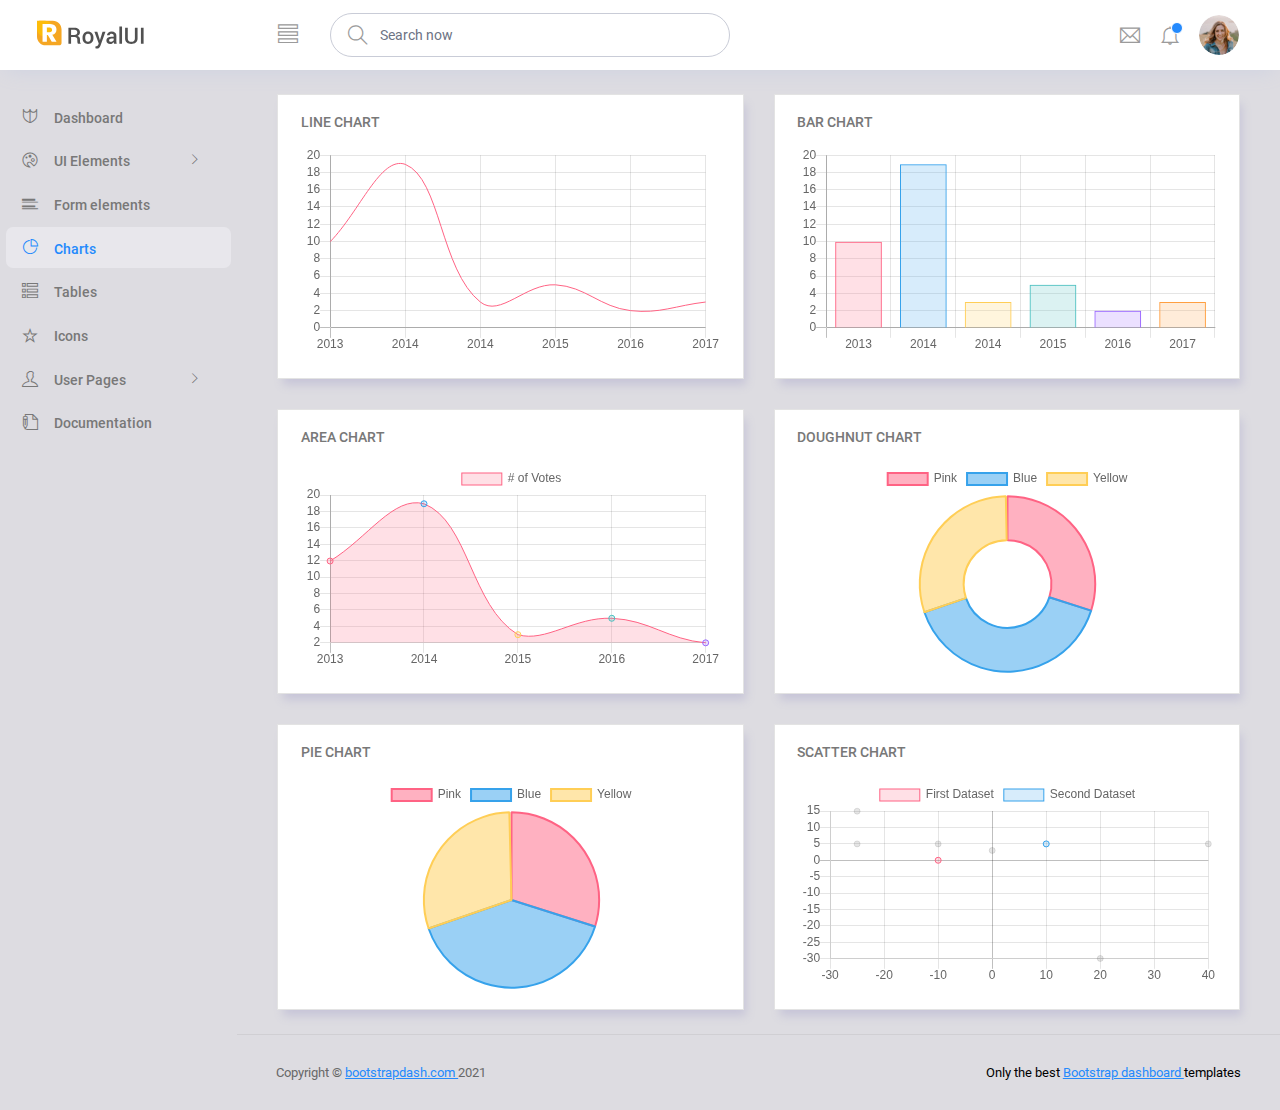
<file: static/admin/pages/charts/chartjs.html>
<!DOCTYPE html>
<html lang="en">

<head>
  <!-- Required meta tags -->
  <meta charset="utf-8">
  <meta name="viewport" content="width=device-width, initial-scale=1, shrink-to-fit=no">
  <title>RoyalUI Admin</title>
  <!-- plugins:css -->
  <link rel="stylesheet" href="../../vendors/ti-icons/css/themify-icons.css">
  <link rel="stylesheet" href="../../vendors/base/vendor.bundle.base.css">
  <!-- endinject -->
  <!-- inject:css -->
  <link rel="stylesheet" href="../../css/style.css">
  <!-- endinject -->
  <link rel="shortcut icon" href="../../images/favicon.png" />
</head>

<body>
  <div class="container-scroller">
    <!-- partial:../../partials/_navbar.html -->
    <nav class="navbar col-lg-12 col-12 p-0 fixed-top d-flex flex-row">
      <div class="text-center navbar-brand-wrapper d-flex align-items-center justify-content-center">
        <a class="navbar-brand brand-logo me-5" href="../../index.html"><img src="../../images/logo.svg" class="me-2" alt="logo"/></a>
        <a class="navbar-brand brand-logo-mini" href="../../index.html"><img src="../../images/logo-mini.svg" alt="logo"/></a>
      </div>
      <div class="navbar-menu-wrapper d-flex align-items-center justify-content-end">
        <button class="navbar-toggler navbar-toggler align-self-center" type="button" data-toggle="minimize">
          <span class="ti-view-list"></span>
        </button>
        <ul class="navbar-nav mr-lg-2">
          <li class="nav-item nav-search d-none d-lg-block">
            <div class="input-group">
              <div class="input-group-prepend hover-cursor" id="navbar-search-icon">
                <span class="input-group-text" id="search">
                  <i class="ti-search"></i>
                </span>
              </div>
              <input type="text" class="form-control" id="navbar-search-input" placeholder="Search now" aria-label="search" aria-describedby="search">
            </div>
          </li>
        </ul>
        <ul class="navbar-nav navbar-nav-right">
          <li class="nav-item dropdown me-1">
            <a class="nav-link count-indicator dropdown-toggle d-flex justify-content-center align-items-center" id="messageDropdown" href="#" data-bs-toggle="dropdown">
              <i class="ti-email mx-0"></i>
            </a>
            <div class="dropdown-menu dropdown-menu-right navbar-dropdown" aria-labelledby="messageDropdown">
              <p class="mb-0 font-weight-normal float-left dropdown-header">Messages</p>
              <a class="dropdown-item">
                <div class="item-thumbnail">
                    <img src="../../images/faces/face4.jpg" alt="image" class="profile-pic">
                </div>
                <div class="item-content flex-grow">
                  <h6 class="ellipsis font-weight-normal">David Grey
                  </h6>
                  <p class="font-weight-light small-text text-muted mb-0">
                    The meeting is cancelled
                  </p>
                </div>
              </a>
              <a class="dropdown-item">
                <div class="item-thumbnail">
                    <img src="../../images/faces/face2.jpg" alt="image" class="profile-pic">
                </div>
                <div class="item-content flex-grow">
                  <h6 class="ellipsis font-weight-normal">Tim Cook
                  </h6>
                  <p class="font-weight-light small-text text-muted mb-0">
                    New product launch
                  </p>
                </div>
              </a>
              <a class="dropdown-item">
                <div class="item-thumbnail">
                    <img src="../../images/faces/face3.jpg" alt="image" class="profile-pic">
                </div>
                <div class="item-content flex-grow">
                  <h6 class="ellipsis font-weight-normal"> Johnson
                  </h6>
                  <p class="font-weight-light small-text text-muted mb-0">
                    Upcoming board meeting
                  </p>
                </div>
              </a>
            </div>
          </li>
          <li class="nav-item dropdown">
            <a class="nav-link count-indicator dropdown-toggle" id="notificationDropdown" href="#" data-bs-toggle="dropdown">
              <i class="ti-bell mx-0"></i>
              <span class="count"></span>
            </a>
            <div class="dropdown-menu dropdown-menu-right navbar-dropdown" aria-labelledby="notificationDropdown">
              <p class="mb-0 font-weight-normal float-left dropdown-header">Notifications</p>
              <a class="dropdown-item">
                <div class="item-thumbnail">
                  <div class="item-icon bg-success">
                    <i class="ti-info-alt mx-0"></i>
                  </div>
                </div>
                <div class="item-content">
                  <h6 class="font-weight-normal">Application Error</h6>
                  <p class="font-weight-light small-text mb-0 text-muted">
                    Just now
                  </p>
                </div>
              </a>
              <a class="dropdown-item">
                <div class="item-thumbnail">
                  <div class="item-icon bg-warning">
                    <i class="ti-settings mx-0"></i>
                  </div>
                </div>
                <div class="item-content">
                  <h6 class="font-weight-normal">Settings</h6>
                  <p class="font-weight-light small-text mb-0 text-muted">
                    Private message
                  </p>
                </div>
              </a>
              <a class="dropdown-item">
                <div class="item-thumbnail">
                  <div class="item-icon bg-info">
                    <i class="ti-user mx-0"></i>
                  </div>
                </div>
                <div class="item-content">
                  <h6 class="font-weight-normal">New user registration</h6>
                  <p class="font-weight-light small-text mb-0 text-muted">
                    2 days ago
                  </p>
                </div>
              </a>
            </div>
          </li>
          <li class="nav-item nav-profile dropdown">
            <a class="nav-link dropdown-toggle" href="#" data-bs-toggle="dropdown" id="profileDropdown">
              <img src="../../images/faces/face28.jpg" alt="profile"/>
            </a>
            <div class="dropdown-menu dropdown-menu-right navbar-dropdown" aria-labelledby="profileDropdown">
              <a class="dropdown-item">
                <i class="ti-settings text-primary"></i>
                Settings
              </a>
              <a class="dropdown-item">
                <i class="ti-power-off text-primary"></i>
                Logout
              </a>
            </div>
          </li>
        </ul>
        <button class="navbar-toggler navbar-toggler-right d-lg-none align-self-center" type="button" data-toggle="offcanvas">
          <span class="ti-view-list"></span>
        </button>
      </div>
    </nav>
    <!-- partial -->
    <div class="container-fluid page-body-wrapper">
      <!-- partial:../../partials/_sidebar.html -->
      <nav class="sidebar sidebar-offcanvas" id="sidebar">
        <ul class="nav">
          <li class="nav-item">
            <a class="nav-link" href="../../index.html">
              <i class="ti-shield menu-icon"></i>
              <span class="menu-title">Dashboard</span>
            </a>
          </li>
          <li class="nav-item">
            <a class="nav-link" data-bs-toggle="collapse" href="#ui-basic" aria-expanded="false" aria-controls="ui-basic">
              <i class="ti-palette menu-icon"></i>
              <span class="menu-title">UI Elements</span>
              <i class="menu-arrow"></i>
            </a>
            <div class="collapse" id="ui-basic">
              <ul class="nav flex-column sub-menu">
                <li class="nav-item"> <a class="nav-link" href="../../pages/ui-features/buttons.html">Buttons</a></li>
                <li class="nav-item"> <a class="nav-link" href="../../pages/ui-features/typography.html">Typography</a></li>
              </ul>
            </div>
          </li>
          <li class="nav-item">
            <a class="nav-link" href="../../pages/forms/basic_elements.html">
              <i class="ti-layout-list-post menu-icon"></i>
              <span class="menu-title">Form elements</span>
            </a>
          </li>
          <li class="nav-item">
            <a class="nav-link" href="../../pages/charts/chartjs.html">
              <i class="ti-pie-chart menu-icon"></i>
              <span class="menu-title">Charts</span>
            </a>
          </li>
          <li class="nav-item">
            <a class="nav-link" href="../../pages/tables/basic-table.html">
              <i class="ti-view-list-alt menu-icon"></i>
              <span class="menu-title">Tables</span>
            </a>
          </li>
          <li class="nav-item">
            <a class="nav-link" href="../../pages/icons/themify.html">
              <i class="ti-star menu-icon"></i>
              <span class="menu-title">Icons</span>
            </a>
          </li>
          <li class="nav-item">
            <a class="nav-link" data-bs-toggle="collapse" href="#auth" aria-expanded="false" aria-controls="auth">
              <i class="ti-user menu-icon"></i>
              <span class="menu-title">User Pages</span>
              <i class="menu-arrow"></i>
            </a>
            <div class="collapse" id="auth">
              <ul class="nav flex-column sub-menu">
                <li class="nav-item"> <a class="nav-link" href="../../pages/samples/login.html"> Login </a></li>
                <li class="nav-item"> <a class="nav-link" href="../../pages/samples/login-2.html"> Login 2 </a></li>
                <li class="nav-item"> <a class="nav-link" href="../../pages/samples/register.html"> Register </a></li>
                <li class="nav-item"> <a class="nav-link" href="../../pages/samples/register-2.html"> Register 2 </a></li>
                <li class="nav-item"> <a class="nav-link" href="../../pages/samples/lock-screen.html"> Lockscreen </a></li>
              </ul>
            </div>
          </li>
          <li class="nav-item">
            <a class="nav-link" href="../../documentation/documentation.html">
              <i class="ti-write menu-icon"></i>
              <span class="menu-title">Documentation</span>
            </a>
          </li>
        </ul>
      </nav>
      <!-- partial -->
      <div class="main-panel">
        <div class="content-wrapper">
          <div class="row">
            <div class="col-lg-6 grid-margin stretch-card">
              <div class="card">
                <div class="card-body">
                  <h4 class="card-title">Line chart</h4>
                  <canvas id="lineChart"></canvas>
                </div>
              </div>
            </div>
            <div class="col-lg-6 grid-margin stretch-card">
              <div class="card">
                <div class="card-body">
                  <h4 class="card-title">Bar chart</h4>
                  <canvas id="barChart"></canvas>
                </div>
              </div>
            </div>
          </div>
          <div class="row">
            <div class="col-lg-6 grid-margin stretch-card">
              <div class="card">
                <div class="card-body">
                  <h4 class="card-title">Area chart</h4>
                  <canvas id="areaChart"></canvas>
                </div>
              </div>
            </div>
            <div class="col-lg-6 grid-margin stretch-card">
              <div class="card">
                <div class="card-body">
                  <h4 class="card-title">Doughnut chart</h4>
                  <canvas id="doughnutChart"></canvas>
                </div>
              </div>
            </div>
          </div>
          <div class="row">
            <div class="col-lg-6 grid-margin grid-margin-lg-0 stretch-card">
              <div class="card">
                <div class="card-body">
                  <h4 class="card-title">Pie chart</h4>
                  <canvas id="pieChart"></canvas>
                </div>
              </div>
            </div>
            <div class="col-lg-6 grid-margin grid-margin-lg-0 stretch-card">
              <div class="card">
                <div class="card-body">
                  <h4 class="card-title">Scatter chart</h4>
                  <canvas id="scatterChart"></canvas>
                </div>
              </div>
            </div>
          </div>
        </div>
        <!-- content-wrapper ends -->
        <!-- partial:../../partials/_footer.html -->
        <footer class="footer">
          <div class="d-sm-flex justify-content-center justify-content-sm-between">
            <span class="text-muted text-center text-sm-left d-block d-sm-inline-block">Copyright © <a href="https://www.bootstrapdash.com/" target="_blank">bootstrapdash.com </a>2021</span>
            <span class="float-none float-sm-right d-block mt-1 mt-sm-0 text-center">Only the best <a href="https://www.bootstrapdash.com/" target="_blank"> Bootstrap dashboard </a> templates</span>
          </div>
        </footer>
        <!-- partial -->
      </div>
      <!-- main-panel ends -->
    </div>
    <!-- page-body-wrapper ends -->
  </div>
  <!-- container-scroller -->
  <!-- plugins:js -->
  <script src="../../vendors/base/vendor.bundle.base.js"></script>
  <!-- endinject -->
  <!-- Plugin js for this page-->
  <script src="../../vendors/chart.js/Chart.min.js"></script>
  <!-- End plugin js for this page-->
  <!-- inject:js -->
  <script src="../../js/off-canvas.js"></script>
  <script src="../../js/hoverable-collapse.js"></script>
  <script src="../../js/template.js"></script>
  <script src="../../js/todolist.js"></script>
  <!-- endinject -->
  <!-- Custom js for this page-->
  <script src="../../js/chart.js"></script>
  <!-- End custom js for this page-->
</body>

</html>
</file>
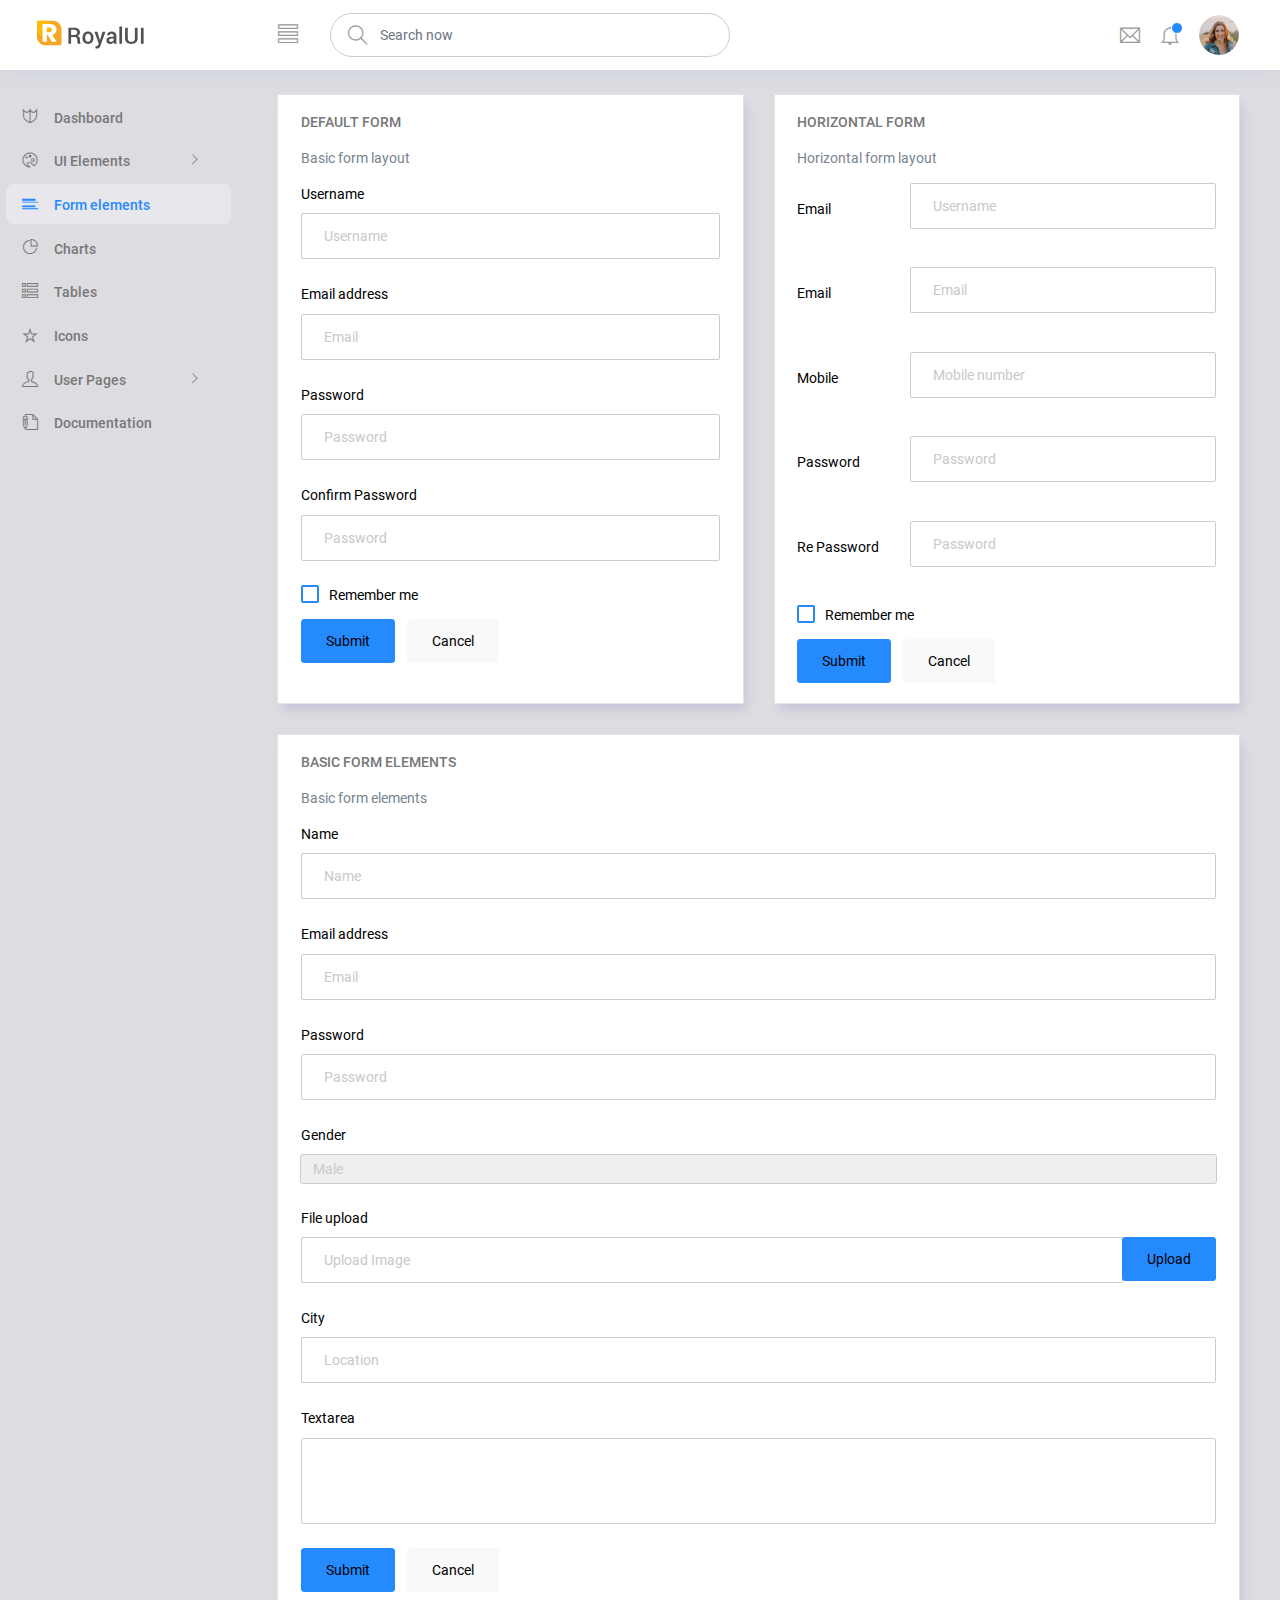
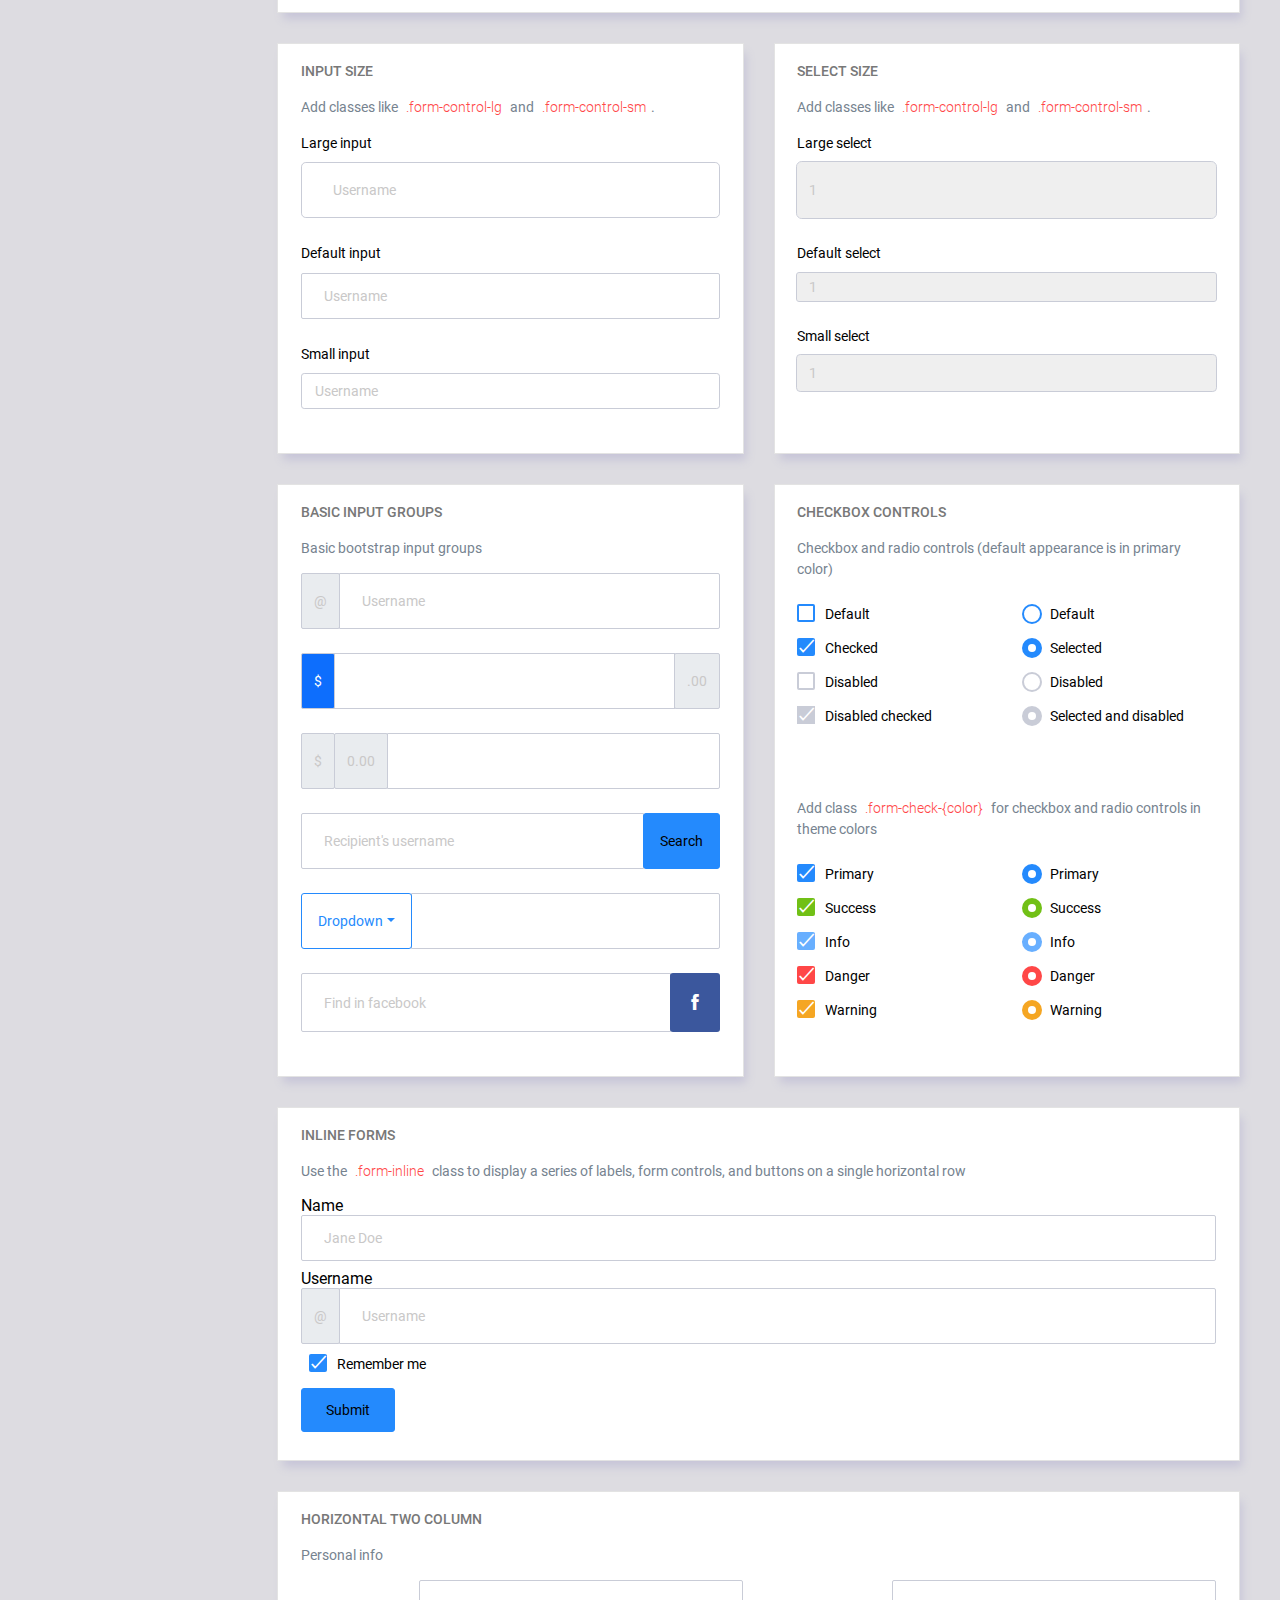
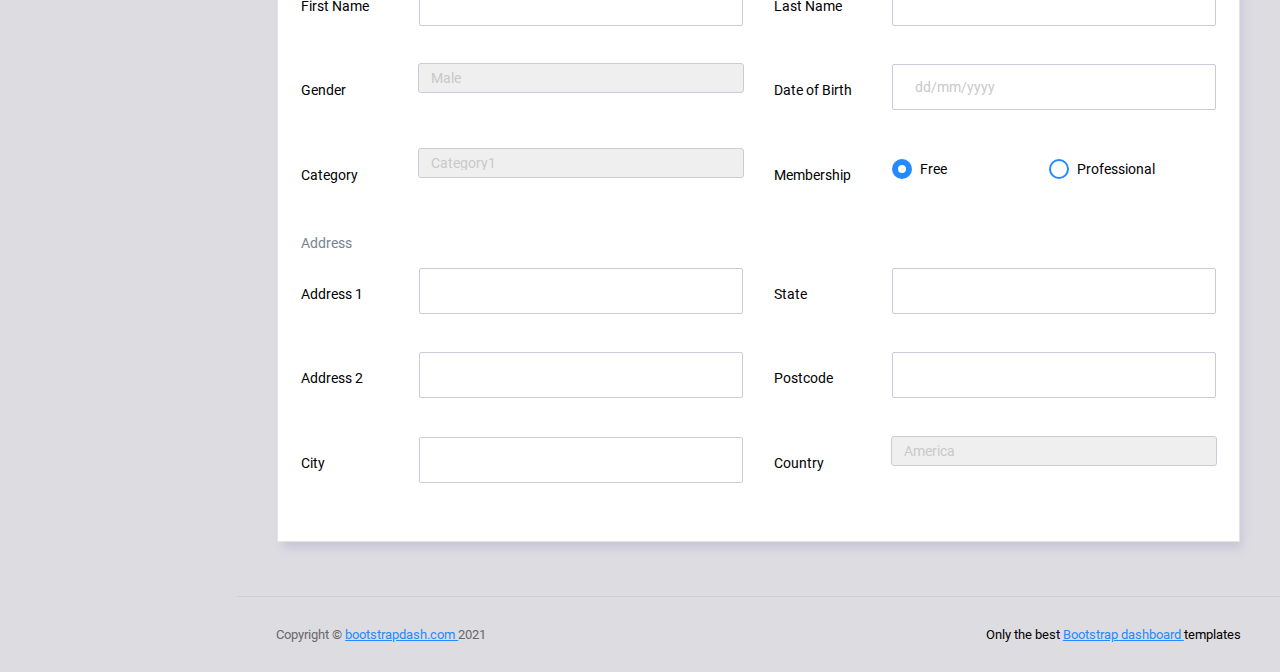
<file: static/admin/pages/forms/basic_elements.html>
<!DOCTYPE html>
<html lang="en">

<head>
  <!-- Required meta tags -->
  <meta charset="utf-8">
  <meta name="viewport" content="width=device-width, initial-scale=1, shrink-to-fit=no">
  <title>RoyalUI Admin</title>
  <!-- plugins:css -->
  <link rel="stylesheet" href="../../vendors/ti-icons/css/themify-icons.css">
  <link rel="stylesheet" href="../../vendors/base/vendor.bundle.base.css">
  <!-- endinject -->
  <!-- plugin css for this page -->
  <!-- End plugin css for this page -->
  <!-- inject:css -->
  <link rel="stylesheet" href="../../css/style.css">
  <!-- endinject -->
  <link rel="shortcut icon" href="../../images/favicon.png" />
</head>

<body>
  <div class="container-scroller">
    <!-- partial:../../partials/_navbar.html -->
    <nav class="navbar col-lg-12 col-12 p-0 fixed-top d-flex flex-row">
      <div class="text-center navbar-brand-wrapper d-flex align-items-center justify-content-center">
        <a class="navbar-brand brand-logo me-5" href="../../index.html"><img src="../../images/logo.svg" class="me-2" alt="logo"/></a>
        <a class="navbar-brand brand-logo-mini" href="../../index.html"><img src="../../images/logo-mini.svg" alt="logo"/></a>
      </div>
      <div class="navbar-menu-wrapper d-flex align-items-center justify-content-end">
        <button class="navbar-toggler navbar-toggler align-self-center" type="button" data-toggle="minimize">
          <span class="ti-view-list"></span>
        </button>
        <ul class="navbar-nav mr-lg-2">
          <li class="nav-item nav-search d-none d-lg-block">
            <div class="input-group">
              <div class="input-group-prepend hover-cursor" id="navbar-search-icon">
                <span class="input-group-text" id="search">
                  <i class="ti-search"></i>
                </span>
              </div>
              <input type="text" class="form-control" id="navbar-search-input" placeholder="Search now" aria-label="search" aria-describedby="search">
            </div>
          </li>
        </ul>
        <ul class="navbar-nav navbar-nav-right">
          <li class="nav-item dropdown me-1">
            <a class="nav-link count-indicator dropdown-toggle d-flex justify-content-center align-items-center" id="messageDropdown" href="#" data-bs-toggle="dropdown">
              <i class="ti-email mx-0"></i>
            </a>
            <div class="dropdown-menu dropdown-menu-right navbar-dropdown" aria-labelledby="messageDropdown">
              <p class="mb-0 font-weight-normal float-left dropdown-header">Messages</p>
              <a class="dropdown-item">
                <div class="item-thumbnail">
                    <img src="../../images/faces/face4.jpg" alt="image" class="profile-pic">
                </div>
                <div class="item-content flex-grow">
                  <h6 class="ellipsis font-weight-normal">David Grey
                  </h6>
                  <p class="font-weight-light small-text text-muted mb-0">
                    The meeting is cancelled
                  </p>
                </div>
              </a>
              <a class="dropdown-item">
                <div class="item-thumbnail">
                    <img src="../../images/faces/face2.jpg" alt="image" class="profile-pic">
                </div>
                <div class="item-content flex-grow">
                  <h6 class="ellipsis font-weight-normal">Tim Cook
                  </h6>
                  <p class="font-weight-light small-text text-muted mb-0">
                    New product launch
                  </p>
                </div>
              </a>
              <a class="dropdown-item">
                <div class="item-thumbnail">
                    <img src="../../images/faces/face3.jpg" alt="image" class="profile-pic">
                </div>
                <div class="item-content flex-grow">
                  <h6 class="ellipsis font-weight-normal"> Johnson
                  </h6>
                  <p class="font-weight-light small-text text-muted mb-0">
                    Upcoming board meeting
                  </p>
                </div>
              </a>
            </div>
          </li>
          <li class="nav-item dropdown">
            <a class="nav-link count-indicator dropdown-toggle" id="notificationDropdown" href="#" data-bs-toggle="dropdown">
              <i class="ti-bell mx-0"></i>
              <span class="count"></span>
            </a>
            <div class="dropdown-menu dropdown-menu-right navbar-dropdown" aria-labelledby="notificationDropdown">
              <p class="mb-0 font-weight-normal float-left dropdown-header">Notifications</p>
              <a class="dropdown-item">
                <div class="item-thumbnail">
                  <div class="item-icon bg-success">
                    <i class="ti-info-alt mx-0"></i>
                  </div>
                </div>
                <div class="item-content">
                  <h6 class="font-weight-normal">Application Error</h6>
                  <p class="font-weight-light small-text mb-0 text-muted">
                    Just now
                  </p>
                </div>
              </a>
              <a class="dropdown-item">
                <div class="item-thumbnail">
                  <div class="item-icon bg-warning">
                    <i class="ti-settings mx-0"></i>
                  </div>
                </div>
                <div class="item-content">
                  <h6 class="font-weight-normal">Settings</h6>
                  <p class="font-weight-light small-text mb-0 text-muted">
                    Private message
                  </p>
                </div>
              </a>
              <a class="dropdown-item">
                <div class="item-thumbnail">
                  <div class="item-icon bg-info">
                    <i class="ti-user mx-0"></i>
                  </div>
                </div>
                <div class="item-content">
                  <h6 class="font-weight-normal">New user registration</h6>
                  <p class="font-weight-light small-text mb-0 text-muted">
                    2 days ago
                  </p>
                </div>
              </a>
            </div>
          </li>
          <li class="nav-item nav-profile dropdown">
            <a class="nav-link dropdown-toggle" href="#" data-bs-toggle="dropdown" id="profileDropdown">
              <img src="../../images/faces/face28.jpg" alt="profile"/>
            </a>
            <div class="dropdown-menu dropdown-menu-right navbar-dropdown" aria-labelledby="profileDropdown">
              <a class="dropdown-item">
                <i class="ti-settings text-primary"></i>
                Settings
              </a>
              <a class="dropdown-item">
                <i class="ti-power-off text-primary"></i>
                Logout
              </a>
            </div>
          </li>
        </ul>
        <button class="navbar-toggler navbar-toggler-right d-lg-none align-self-center" type="button" data-toggle="offcanvas">
          <span class="ti-view-list"></span>
        </button>
      </div>
    </nav>
    <!-- partial -->
    <div class="container-fluid page-body-wrapper">
      <!-- partial:../../partials/_sidebar.html -->
      <nav class="sidebar sidebar-offcanvas" id="sidebar">
        <ul class="nav">
          <li class="nav-item">
            <a class="nav-link" href="../../index.html">
              <i class="ti-shield menu-icon"></i>
              <span class="menu-title">Dashboard</span>
            </a>
          </li>
          <li class="nav-item">
            <a class="nav-link" data-bs-toggle="collapse" href="#ui-basic" aria-expanded="false" aria-controls="ui-basic">
              <i class="ti-palette menu-icon"></i>
              <span class="menu-title">UI Elements</span>
              <i class="menu-arrow"></i>
            </a>
            <div class="collapse" id="ui-basic">
              <ul class="nav flex-column sub-menu">
                <li class="nav-item"> <a class="nav-link" href="../../pages/ui-features/buttons.html">Buttons</a></li>
                <li class="nav-item"> <a class="nav-link" href="../../pages/ui-features/typography.html">Typography</a></li>
              </ul>
            </div>
          </li>
          <li class="nav-item">
            <a class="nav-link" href="../../pages/forms/basic_elements.html">
              <i class="ti-layout-list-post menu-icon"></i>
              <span class="menu-title">Form elements</span>
            </a>
          </li>
          <li class="nav-item">
            <a class="nav-link" href="../../pages/charts/chartjs.html">
              <i class="ti-pie-chart menu-icon"></i>
              <span class="menu-title">Charts</span>
            </a>
          </li>
          <li class="nav-item">
            <a class="nav-link" href="../../pages/tables/basic-table.html">
              <i class="ti-view-list-alt menu-icon"></i>
              <span class="menu-title">Tables</span>
            </a>
          </li>
          <li class="nav-item">
            <a class="nav-link" href="../../pages/icons/themify.html">
              <i class="ti-star menu-icon"></i>
              <span class="menu-title">Icons</span>
            </a>
          </li>
          <li class="nav-item">
            <a class="nav-link" data-bs-toggle="collapse" href="#auth" aria-expanded="false" aria-controls="auth">
              <i class="ti-user menu-icon"></i>
              <span class="menu-title">User Pages</span>
              <i class="menu-arrow"></i>
            </a>
            <div class="collapse" id="auth">
              <ul class="nav flex-column sub-menu">
                <li class="nav-item"> <a class="nav-link" href="../../pages/samples/login.html"> Login </a></li>
                <li class="nav-item"> <a class="nav-link" href="../../pages/samples/login-2.html"> Login 2 </a></li>
                <li class="nav-item"> <a class="nav-link" href="../../pages/samples/register.html"> Register </a></li>
                <li class="nav-item"> <a class="nav-link" href="../../pages/samples/register-2.html"> Register 2 </a></li>
                <li class="nav-item"> <a class="nav-link" href="../../pages/samples/lock-screen.html"> Lockscreen </a></li>
              </ul>
            </div>
          </li>
          <li class="nav-item">
            <a class="nav-link" href="../../documentation/documentation.html">
              <i class="ti-write menu-icon"></i>
              <span class="menu-title">Documentation</span>
            </a>
          </li>
        </ul>
      </nav>
      <!-- partial -->
      <div class="main-panel">        
        <div class="content-wrapper">
          <div class="row">
            <div class="col-md-6 grid-margin stretch-card">
              <div class="card">
                <div class="card-body">
                  <h4 class="card-title">Default form</h4>
                  <p class="card-description">
                    Basic form layout
                  </p>
                  <form class="forms-sample">
                    <div class="form-group">
                      <label for="exampleInputUsername1">Username</label>
                      <input type="text" class="form-control" id="exampleInputUsername1" placeholder="Username">
                    </div>
                    <div class="form-group">
                      <label for="exampleInputEmail1">Email address</label>
                      <input type="email" class="form-control" id="exampleInputEmail1" placeholder="Email">
                    </div>
                    <div class="form-group">
                      <label for="exampleInputPassword1">Password</label>
                      <input type="password" class="form-control" id="exampleInputPassword1" placeholder="Password">
                    </div>
                    <div class="form-group">
                      <label for="exampleInputConfirmPassword1">Confirm Password</label>
                      <input type="password" class="form-control" id="exampleInputConfirmPassword1" placeholder="Password">
                    </div>
                    <div class="form-check form-check-flat form-check-primary">
                      <label class="form-check-label">
                        <input type="checkbox" class="form-check-input">
                        Remember me
                      </label>
                    </div>
                    <button type="submit" class="btn btn-primary me-2">Submit</button>
                    <button class="btn btn-light">Cancel</button>
                  </form>
                </div>
              </div>
            </div>
            <div class="col-md-6 grid-margin stretch-card">
              <div class="card">
                <div class="card-body">
                  <h4 class="card-title">Horizontal Form</h4>
                  <p class="card-description">
                    Horizontal form layout
                  </p>
                  <form class="forms-sample">
                    <div class="form-group row">
                      <label for="exampleInputUsername2" class="col-sm-3 col-form-label">Email</label>
                      <div class="col-sm-9">
                        <input type="text" class="form-control" id="exampleInputUsername2" placeholder="Username">
                      </div>
                    </div>
                    <div class="form-group row">
                      <label for="exampleInputEmail2" class="col-sm-3 col-form-label">Email</label>
                      <div class="col-sm-9">
                        <input type="email" class="form-control" id="exampleInputEmail2" placeholder="Email">
                      </div>
                    </div>
                    <div class="form-group row">
                      <label for="exampleInputMobile" class="col-sm-3 col-form-label">Mobile</label>
                      <div class="col-sm-9">
                        <input type="text" class="form-control" id="exampleInputMobile" placeholder="Mobile number">
                      </div>
                    </div>
                    <div class="form-group row">
                      <label for="exampleInputPassword2" class="col-sm-3 col-form-label">Password</label>
                      <div class="col-sm-9">
                        <input type="password" class="form-control" id="exampleInputPassword2" placeholder="Password">
                      </div>
                    </div>
                    <div class="form-group row">
                      <label for="exampleInputConfirmPassword2" class="col-sm-3 col-form-label">Re Password</label>
                      <div class="col-sm-9">
                        <input type="password" class="form-control" id="exampleInputConfirmPassword2" placeholder="Password">
                      </div>
                    </div>
                    <div class="form-check form-check-flat form-check-primary">
                      <label class="form-check-label">
                        <input type="checkbox" class="form-check-input">
                        Remember me
                      </label>
                    </div>
                    <button type="submit" class="btn btn-primary me-2">Submit</button>
                    <button class="btn btn-light">Cancel</button>
                  </form>
                </div>
              </div>
            </div>
            <div class="col-12 grid-margin stretch-card">
              <div class="card">
                <div class="card-body">
                  <h4 class="card-title">Basic form elements</h4>
                  <p class="card-description">
                    Basic form elements
                  </p>
                  <form class="forms-sample">
                    <div class="form-group">
                      <label for="exampleInputName1">Name</label>
                      <input type="text" class="form-control" id="exampleInputName1" placeholder="Name">
                    </div>
                    <div class="form-group">
                      <label for="exampleInputEmail3">Email address</label>
                      <input type="email" class="form-control" id="exampleInputEmail3" placeholder="Email">
                    </div>
                    <div class="form-group">
                      <label for="exampleInputPassword4">Password</label>
                      <input type="password" class="form-control" id="exampleInputPassword4" placeholder="Password">
                    </div>
                    <div class="form-group">
                      <label for="exampleSelectGender">Gender</label>
                        <select class="form-control" id="exampleSelectGender">
                          <option>Male</option>
                          <option>Female</option>
                        </select>
                      </div>
                    <div class="form-group">
                      <label>File upload</label>
                      <input type="file" name="img[]" class="file-upload-default">
                      <div class="input-group col-xs-12">
                        <input type="text" class="form-control file-upload-info" disabled placeholder="Upload Image">
                        <span class="input-group-append">
                          <button class="file-upload-browse btn btn-primary" type="button">Upload</button>
                        </span>
                      </div>
                    </div>
                    <div class="form-group">
                      <label for="exampleInputCity1">City</label>
                      <input type="text" class="form-control" id="exampleInputCity1" placeholder="Location">
                    </div>
                    <div class="form-group">
                      <label for="exampleTextarea1">Textarea</label>
                      <textarea class="form-control" id="exampleTextarea1" rows="4"></textarea>
                    </div>
                    <button type="submit" class="btn btn-primary me-2">Submit</button>
                    <button class="btn btn-light">Cancel</button>
                  </form>
                </div>
              </div>
            </div>
            <div class="col-md-6 grid-margin stretch-card">
              <div class="card">
                <div class="card-body">
                  <h4 class="card-title">Input size</h4>
                  <p class="card-description">
                    Add classes like <code>.form-control-lg</code> and <code>.form-control-sm</code>.
                  </p>
                  <div class="form-group">
                    <label>Large input</label>
                    <input type="text" class="form-control form-control-lg" placeholder="Username" aria-label="Username">
                  </div>
                  <div class="form-group">
                    <label>Default input</label>
                    <input type="text" class="form-control" placeholder="Username" aria-label="Username">
                  </div>
                  <div class="form-group">
                    <label>Small input</label>
                    <input type="text" class="form-control form-control-sm" placeholder="Username" aria-label="Username">
                  </div>
                </div>
              </div>
            </div>
            <div class="col-md-6 grid-margin stretch-card">
              <div class="card">
                <div class="card-body">
                  <h4 class="card-title">Select size</h4>
                  <p class="card-description">
                    Add classes like <code>.form-control-lg</code> and <code>.form-control-sm</code>.                    
                  </p>
                  <div class="form-group">
                    <label for="exampleFormControlSelect1">Large select</label>
                    <select class="form-control form-control-lg" id="exampleFormControlSelect1">
                      <option>1</option>
                      <option>2</option>
                      <option>3</option>
                      <option>4</option>
                      <option>5</option>
                    </select>
                  </div>
                  <div class="form-group">
                    <label for="exampleFormControlSelect2">Default select</label>
                    <select class="form-control" id="exampleFormControlSelect2">
                      <option>1</option>
                      <option>2</option>
                      <option>3</option>
                      <option>4</option>
                      <option>5</option>
                    </select>
                  </div>
                  <div class="form-group">
                    <label for="exampleFormControlSelect3">Small select</label>
                    <select class="form-control form-control-sm" id="exampleFormControlSelect3">
                      <option>1</option>
                      <option>2</option>
                      <option>3</option>
                      <option>4</option>
                      <option>5</option>
                    </select>
                  </div>
                </div>
              </div>
            </div>
            <div class="col-md-6 grid-margin stretch-card">
              <div class="card">
                <div class="card-body">
                  <h4 class="card-title">Basic input groups</h4>
                  <p class="card-description">
                    Basic bootstrap input groups
                  </p>
                  <div class="form-group">
                    <div class="input-group">
                      <div class="input-group-prepend">
                        <span class="input-group-text">@</span>
                      </div>
                      <input type="text" class="form-control" placeholder="Username" aria-label="Username">
                    </div>
                  </div>
                  <div class="form-group">
                    <div class="input-group">
                      <div class="input-group-prepend">
                        <span class="input-group-text bg-primary text-white">$</span>
                      </div>
                      <input type="text" class="form-control" aria-label="Amount (to the nearest dollar)">
                      <div class="input-group-append">
                        <span class="input-group-text">.00</span>
                      </div>
                    </div>
                  </div>
                  <div class="form-group">
                    <div class="input-group">
                      <div class="input-group-prepend">
                        <span class="input-group-text">$</span>
                      </div>
                      <div class="input-group-prepend">
                        <span class="input-group-text">0.00</span>
                      </div>
                      <input type="text" class="form-control" aria-label="Amount (to the nearest dollar)">
                    </div>
                  </div>
                  <div class="form-group">
                    <div class="input-group">
                      <input type="text" class="form-control" placeholder="Recipient's username" aria-label="Recipient's username">
                      <div class="input-group-append">
                        <button class="btn btn-sm btn-primary" type="button">Search</button>
                      </div>
                    </div>
                  </div>
                  <div class="form-group">
                    <div class="input-group">
                      <div class="input-group-prepend">
                        <button class="btn btn-sm btn-outline-primary dropdown-toggle" type="button" data-bs-toggle="dropdown" aria-haspopup="true" aria-expanded="false">Dropdown</button>
                        <div class="dropdown-menu">
                          <a class="dropdown-item" href="#">Action</a>
                          <a class="dropdown-item" href="#">Another action</a>
                          <a class="dropdown-item" href="#">Something else here</a>
                          <div role="separator" class="dropdown-divider"></div>
                          <a class="dropdown-item" href="#">Separated link</a>
                        </div>
                      </div>
                      <input type="text" class="form-control" aria-label="Text input with dropdown button">
                    </div>
                  </div>
                  <div class="form-group">
                    <div class="input-group">
                      <input type="text" class="form-control" placeholder="Find in facebook" aria-label="Recipient's username">
                      <div class="input-group-append">
                        <button class="btn btn-sm btn-facebook" type="button">
                          <i class="ti-facebook"></i>
                        </button>
                      </div>
                    </div>
                  </div>
                </div>
              </div>
            </div>
            <div class="col-md-6 grid-margin stretch-card">
              <div class="card">
                <div class="card-body">
                  <h4 class="card-title">Checkbox Controls</h4>
                  <p class="card-description">Checkbox and radio controls (default appearance is in primary color)</p>
                  <form>
                    <div class="row">
                      <div class="col-md-6">
                        <div class="form-group">
                          <div class="form-check">
                            <label class="form-check-label">
                              <input type="checkbox" class="form-check-input">
                              Default
                            </label>
                          </div>
                          <div class="form-check">
                            <label class="form-check-label">
                              <input type="checkbox" class="form-check-input" checked>
                              Checked
                            </label>
                          </div>
                          <div class="form-check">
                            <label class="form-check-label">
                              <input type="checkbox" class="form-check-input" disabled>
                              Disabled
                            </label>
                          </div>
                          <div class="form-check">
                            <label class="form-check-label">
                              <input type="checkbox" class="form-check-input" disabled checked>
                              Disabled checked
                            </label>
                          </div>
                        </div>
                      </div>
                      <div class="col-md-6">
                        <div class="form-group">
                          <div class="form-check">
                            <label class="form-check-label">
                              <input type="radio" class="form-check-input" name="optionsRadios" id="optionsRadios1" value="">
                              Default
                            </label>
                          </div>
                          <div class="form-check">
                            <label class="form-check-label">
                              <input type="radio" class="form-check-input" name="optionsRadios" id="optionsRadios2" value="option2" checked>
                              Selected
                            </label>
                          </div>
                          <div class="form-check">
                            <label class="form-check-label">
                              <input type="radio" class="form-check-input" name="optionsRadios2" id="optionsRadios3" value="option3" disabled>
                              Disabled
                            </label>
                          </div>
                          <div class="form-check">
                            <label class="form-check-label">
                              <input type="radio" class="form-check-input" name="optionsRadio2" id="optionsRadios4" value="option4" disabled checked>
                              Selected and disabled
                            </label>
                          </div>
                        </div>
                      </div>
                    </div>
                  </form>
                </div>
                <div class="card-body">
                  <p class="card-description">Add class <code>.form-check-{color}</code> for checkbox and radio controls in theme colors</p>
                  <form>
                    <div class="row">
                      <div class="col-md-6">
                        <div class="form-group">
                          <div class="form-check form-check-primary">
                            <label class="form-check-label">
                              <input type="checkbox" class="form-check-input" checked>
                              Primary
                            </label>
                          </div>
                          <div class="form-check form-check-success">
                            <label class="form-check-label">
                              <input type="checkbox" class="form-check-input" checked>
                              Success
                            </label>
                          </div>
                          <div class="form-check form-check-info">
                            <label class="form-check-label">
                              <input type="checkbox" class="form-check-input" checked>
                              Info
                            </label>
                          </div>
                          <div class="form-check form-check-danger">
                            <label class="form-check-label">
                              <input type="checkbox" class="form-check-input" checked>
                              Danger
                            </label>
                          </div>
                          <div class="form-check form-check-warning">
                            <label class="form-check-label">
                              <input type="checkbox" class="form-check-input" checked>
                              Warning
                            </label>
                          </div>
                        </div>
                      </div>
                      <div class="col-md-6">
                        <div class="form-group">
                          <div class="form-check form-check-primary">
                            <label class="form-check-label">
                              <input type="radio" class="form-check-input" name="ExampleRadio1" id="ExampleRadio1" checked>
                              Primary
                            </label>
                          </div>
                          <div class="form-check form-check-success">
                            <label class="form-check-label">
                              <input type="radio" class="form-check-input" name="ExampleRadio2" id="ExampleRadio2" checked>
                              Success
                            </label>
                          </div>
                          <div class="form-check form-check-info">
                            <label class="form-check-label">
                              <input type="radio" class="form-check-input" name="ExampleRadio3" id="ExampleRadio3" checked>
                              Info
                            </label>
                          </div>
                          <div class="form-check form-check-danger">
                            <label class="form-check-label">
                              <input type="radio" class="form-check-input" name="ExampleRadio4" id="ExampleRadio4" checked>
                              Danger
                            </label>
                          </div>
                          <div class="form-check form-check-warning">
                            <label class="form-check-label">
                              <input type="radio" class="form-check-input" name="ExampleRadio5" id="ExampleRadio5" checked>
                              Warning
                            </label>
                          </div>
                        </div>
                      </div>
                    </div>
                  </form>
                </div>
              </div>
            </div>
            <div class="col-12 grid-margin stretch-card">
              <div class="card">
                <div class="card-body">
                  <h4 class="card-title">Inline forms</h4>
                  <p class="card-description">
                    Use the <code>.form-inline</code> class to display a series of labels, form controls, and buttons on a single horizontal row
                  </p>
                  <form class="form-inline">
                    <label class="sr-only" for="inlineFormInputName2">Name</label>
                    <input type="text" class="form-control mb-2 mr-sm-2" id="inlineFormInputName2" placeholder="Jane Doe">
                  
                    <label class="sr-only" for="inlineFormInputGroupUsername2">Username</label>
                    <div class="input-group mb-2 mr-sm-2">
                      <div class="input-group-prepend">
                        <div class="input-group-text">@</div>
                      </div>
                      <input type="text" class="form-control" id="inlineFormInputGroupUsername2" placeholder="Username">
                    </div>
                    <div class="form-check mx-sm-2">
                      <label class="form-check-label">
                        <input type="checkbox" class="form-check-input" checked>
                        Remember me
                      </label>
                    </div>
                    <button type="submit" class="btn btn-primary mb-2">Submit</button>
                  </form>
                </div>
              </div>
            </div>
            <div class="col-12 grid-margin">
              <div class="card">
                <div class="card-body">
                  <h4 class="card-title">Horizontal Two column</h4>
                  <form class="form-sample">
                    <p class="card-description">
                      Personal info
                    </p>
                    <div class="row">
                      <div class="col-md-6">
                        <div class="form-group row">
                          <label class="col-sm-3 col-form-label">First Name</label>
                          <div class="col-sm-9">
                            <input type="text" class="form-control" />
                          </div>
                        </div>
                      </div>
                      <div class="col-md-6">
                        <div class="form-group row">
                          <label class="col-sm-3 col-form-label">Last Name</label>
                          <div class="col-sm-9">
                            <input type="text" class="form-control" />
                          </div>
                        </div>
                      </div>
                    </div>
                    <div class="row">
                      <div class="col-md-6">
                        <div class="form-group row">
                          <label class="col-sm-3 col-form-label">Gender</label>
                          <div class="col-sm-9">
                            <select class="form-control">
                              <option>Male</option>
                              <option>Female</option>
                            </select>
                          </div>
                        </div>
                      </div>
                      <div class="col-md-6">
                        <div class="form-group row">
                          <label class="col-sm-3 col-form-label">Date of Birth</label>
                          <div class="col-sm-9">
                            <input class="form-control" placeholder="dd/mm/yyyy"/>
                          </div>
                        </div>
                      </div>
                    </div>
                    <div class="row">
                      <div class="col-md-6">
                        <div class="form-group row">
                          <label class="col-sm-3 col-form-label">Category</label>
                          <div class="col-sm-9">
                            <select class="form-control">
                              <option>Category1</option>
                              <option>Category2</option>
                              <option>Category3</option>
                              <option>Category4</option>
                            </select>
                          </div>
                        </div>
                      </div>
                      <div class="col-md-6">
                        <div class="form-group row">
                          <label class="col-sm-3 col-form-label">Membership</label>
                          <div class="col-sm-4">
                            <div class="form-check">
                              <label class="form-check-label">
                                <input type="radio" class="form-check-input" name="membershipRadios" id="membershipRadios1" value="" checked>
                                Free
                              </label>
                            </div>
                          </div>
                          <div class="col-sm-5">
                            <div class="form-check">
                              <label class="form-check-label">
                                <input type="radio" class="form-check-input" name="membershipRadios" id="membershipRadios2" value="option2">
                                Professional
                              </label>
                            </div>
                          </div>
                        </div>
                      </div>
                    </div>
                    <p class="card-description">
                      Address
                    </p>
                    <div class="row">
                      <div class="col-md-6">
                        <div class="form-group row">
                          <label class="col-sm-3 col-form-label">Address 1</label>
                          <div class="col-sm-9">
                            <input type="text" class="form-control" />
                          </div>
                        </div>
                      </div>
                      <div class="col-md-6">
                        <div class="form-group row">
                          <label class="col-sm-3 col-form-label">State</label>
                          <div class="col-sm-9">
                            <input type="text" class="form-control" />
                          </div>
                        </div>
                      </div>
                    </div>
                    <div class="row">
                      <div class="col-md-6">
                        <div class="form-group row">
                          <label class="col-sm-3 col-form-label">Address 2</label>
                          <div class="col-sm-9">
                            <input type="text" class="form-control" />
                          </div>
                        </div>
                      </div>
                      <div class="col-md-6">
                        <div class="form-group row">
                          <label class="col-sm-3 col-form-label">Postcode</label>
                          <div class="col-sm-9">
                            <input type="text" class="form-control" />
                          </div>
                        </div>
                      </div>
                    </div>
                    <div class="row">
                      <div class="col-md-6">
                        <div class="form-group row">
                          <label class="col-sm-3 col-form-label">City</label>
                          <div class="col-sm-9">
                            <input type="text" class="form-control" />
                          </div>
                        </div>
                      </div>
                      <div class="col-md-6">
                        <div class="form-group row">
                          <label class="col-sm-3 col-form-label">Country</label>
                          <div class="col-sm-9">
                            <select class="form-control">
                              <option>America</option>
                              <option>Italy</option>
                              <option>Russia</option>
                              <option>Britain</option>
                            </select>
                          </div>
                        </div>
                      </div>
                    </div>
                  </form>
                </div>
              </div>
            </div>
          </div>
        </div>
        <!-- content-wrapper ends -->
        <!-- partial:../../partials/_footer.html -->
        <footer class="footer">
          <div class="d-sm-flex justify-content-center justify-content-sm-between">
            <span class="text-muted text-center text-sm-left d-block d-sm-inline-block">Copyright © <a href="https://www.bootstrapdash.com/" target="_blank">bootstrapdash.com </a>2021</span>
            <span class="float-none float-sm-right d-block mt-1 mt-sm-0 text-center">Only the best <a href="https://www.bootstrapdash.com/" target="_blank"> Bootstrap dashboard </a> templates</span>
          </div>
        </footer>
        <!-- partial -->
      </div>
      <!-- main-panel ends -->
    </div>
    <!-- page-body-wrapper ends -->
  </div>
  <!-- container-scroller -->
  <!-- plugins:js -->
  <script src="../../vendors/base/vendor.bundle.base.js"></script>
  <!-- endinject -->
  <!-- inject:js -->
  <script src="../../js/off-canvas.js"></script>
  <script src="../../js/hoverable-collapse.js"></script>
  <script src="../../js/template.js"></script>
  <script src="../../js/todolist.js"></script>
  <!-- endinject -->
  <!-- Custom js for this page-->
  <script src="../../js/file-upload.js"></script>
  <!-- End custom js for this page-->
</body>

</html>
</file>
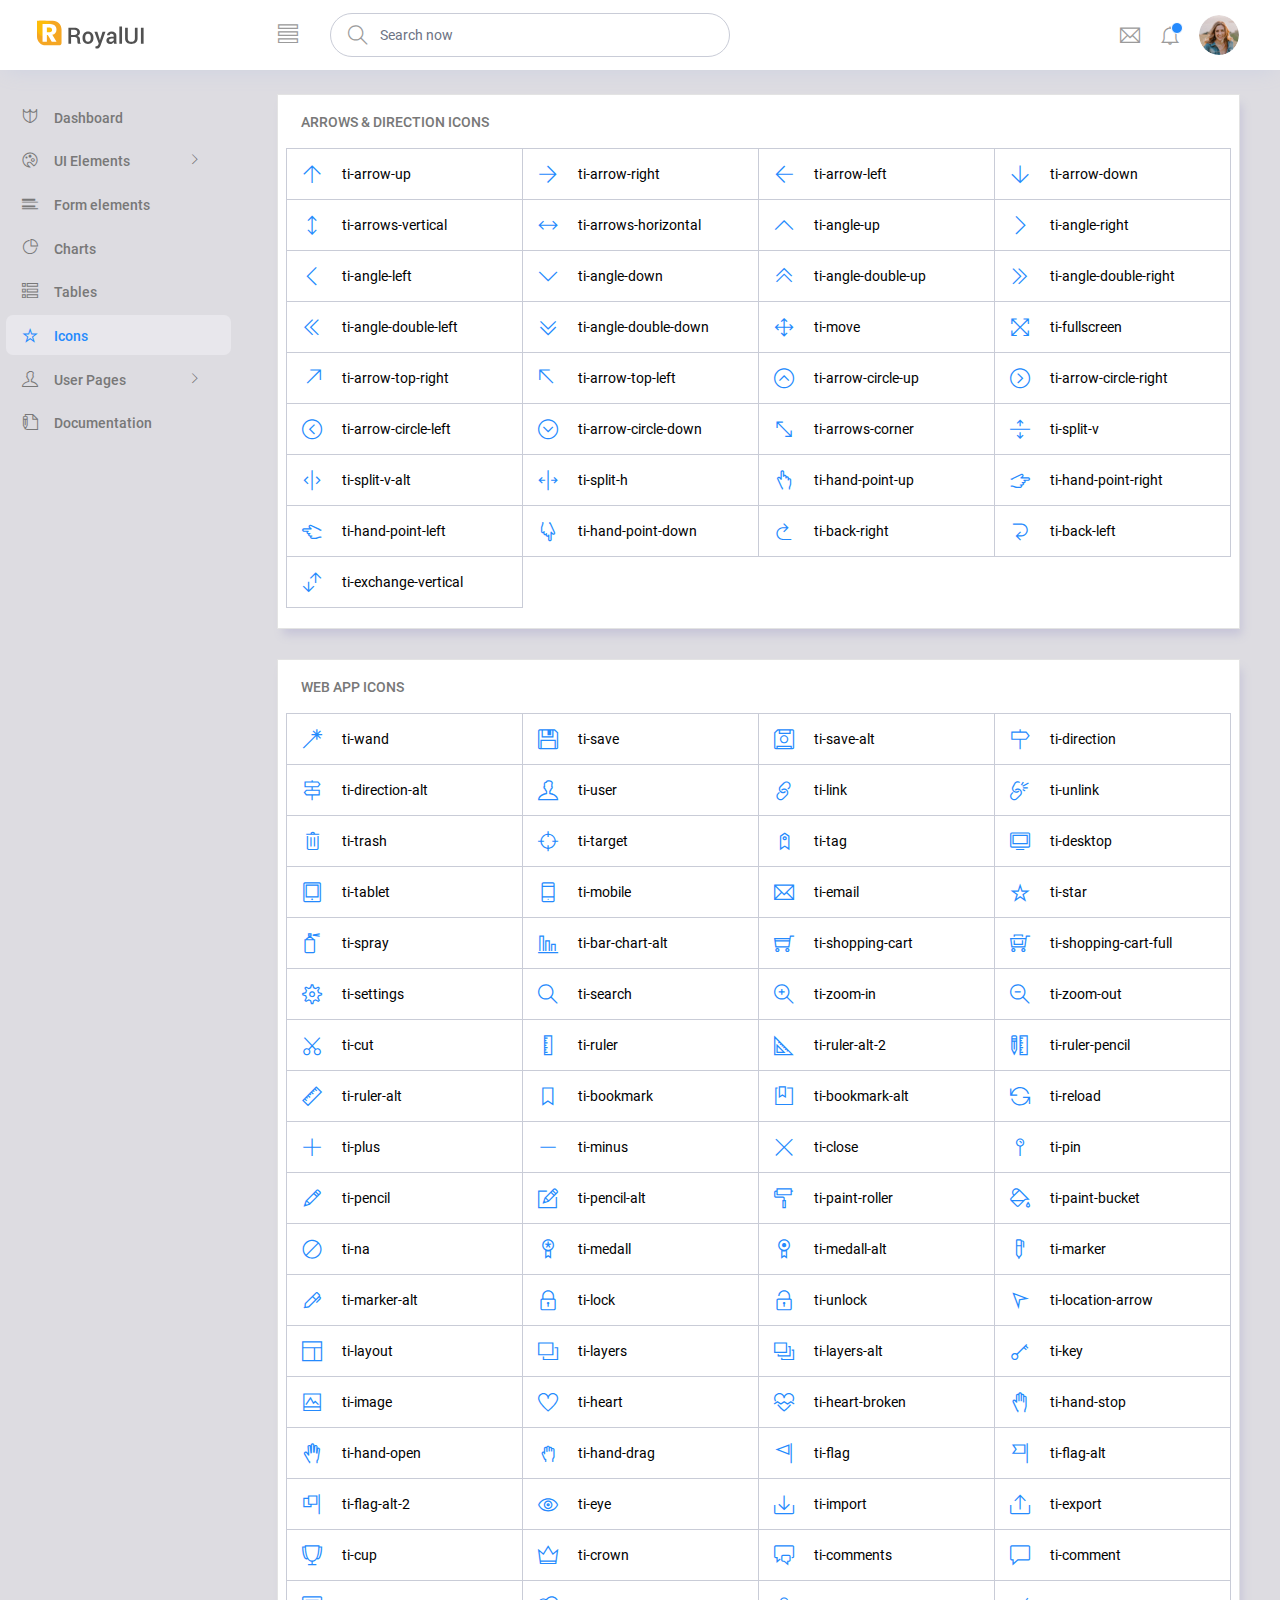
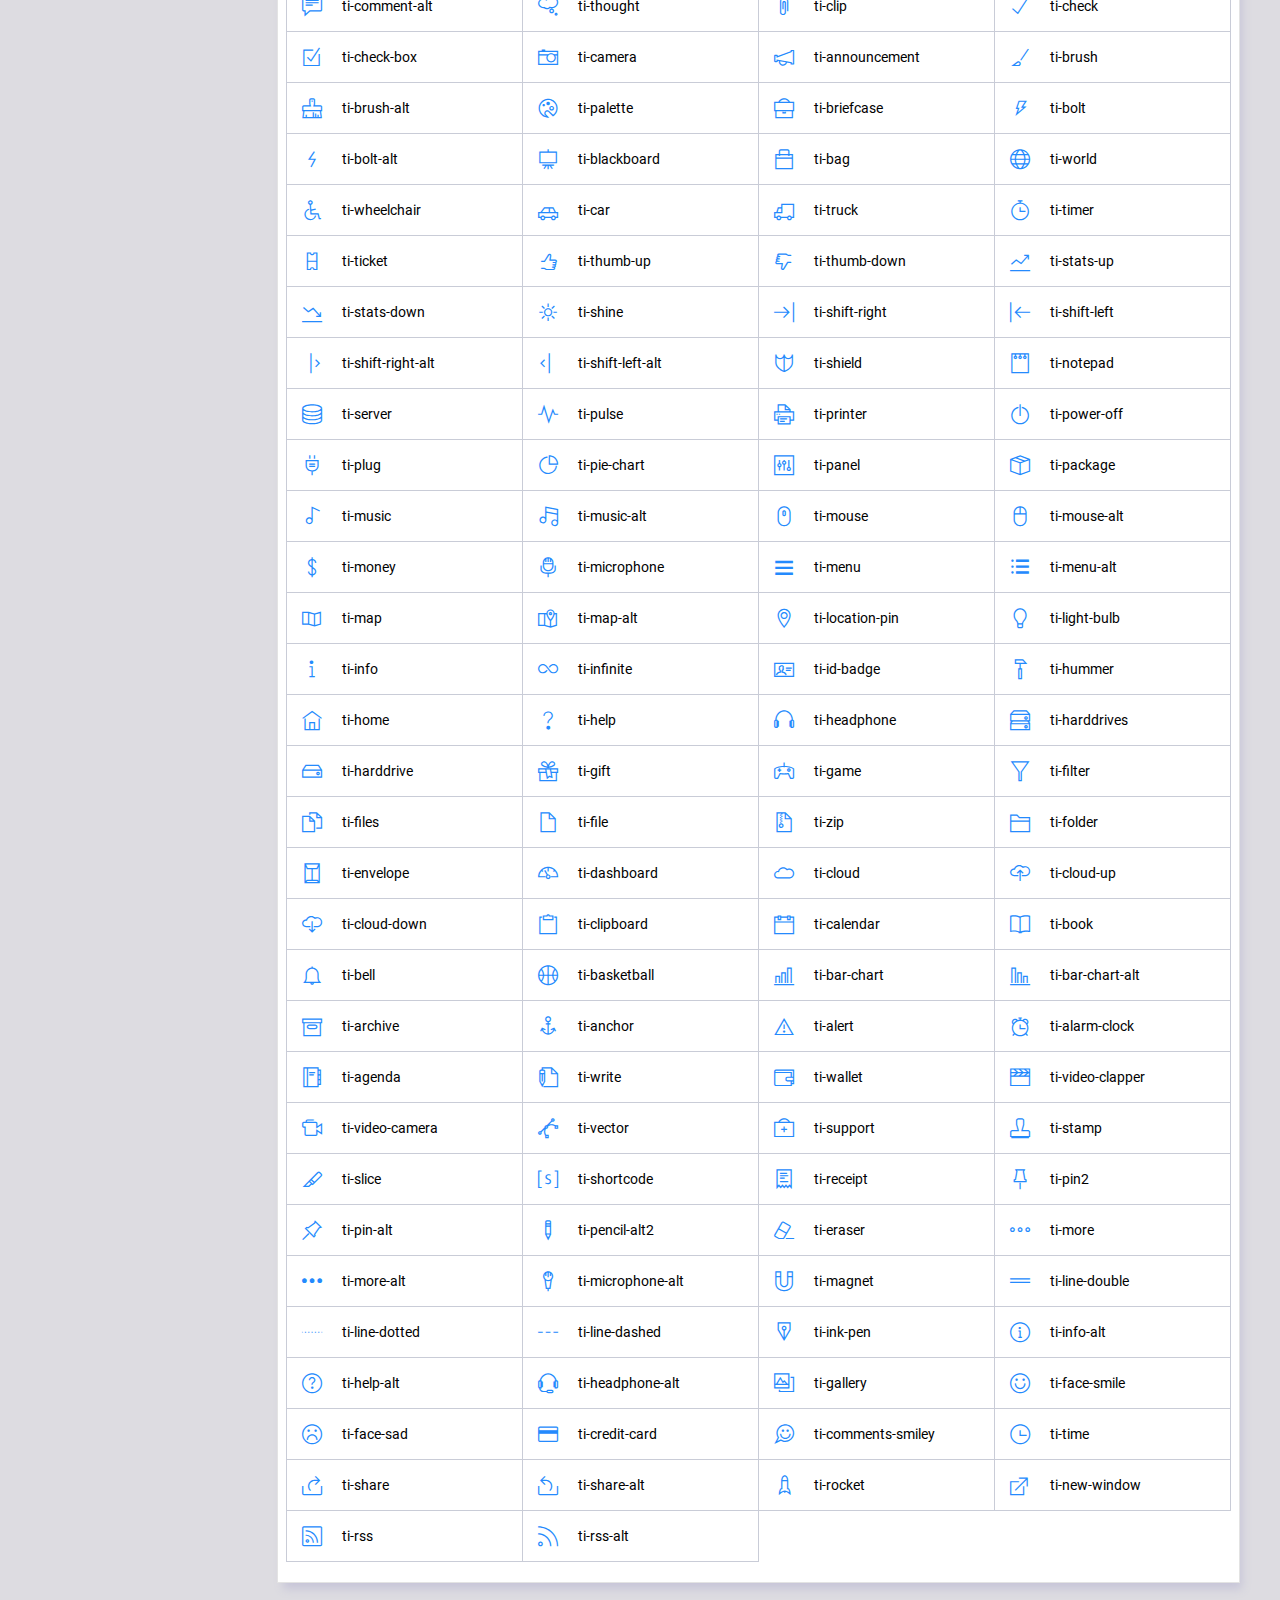
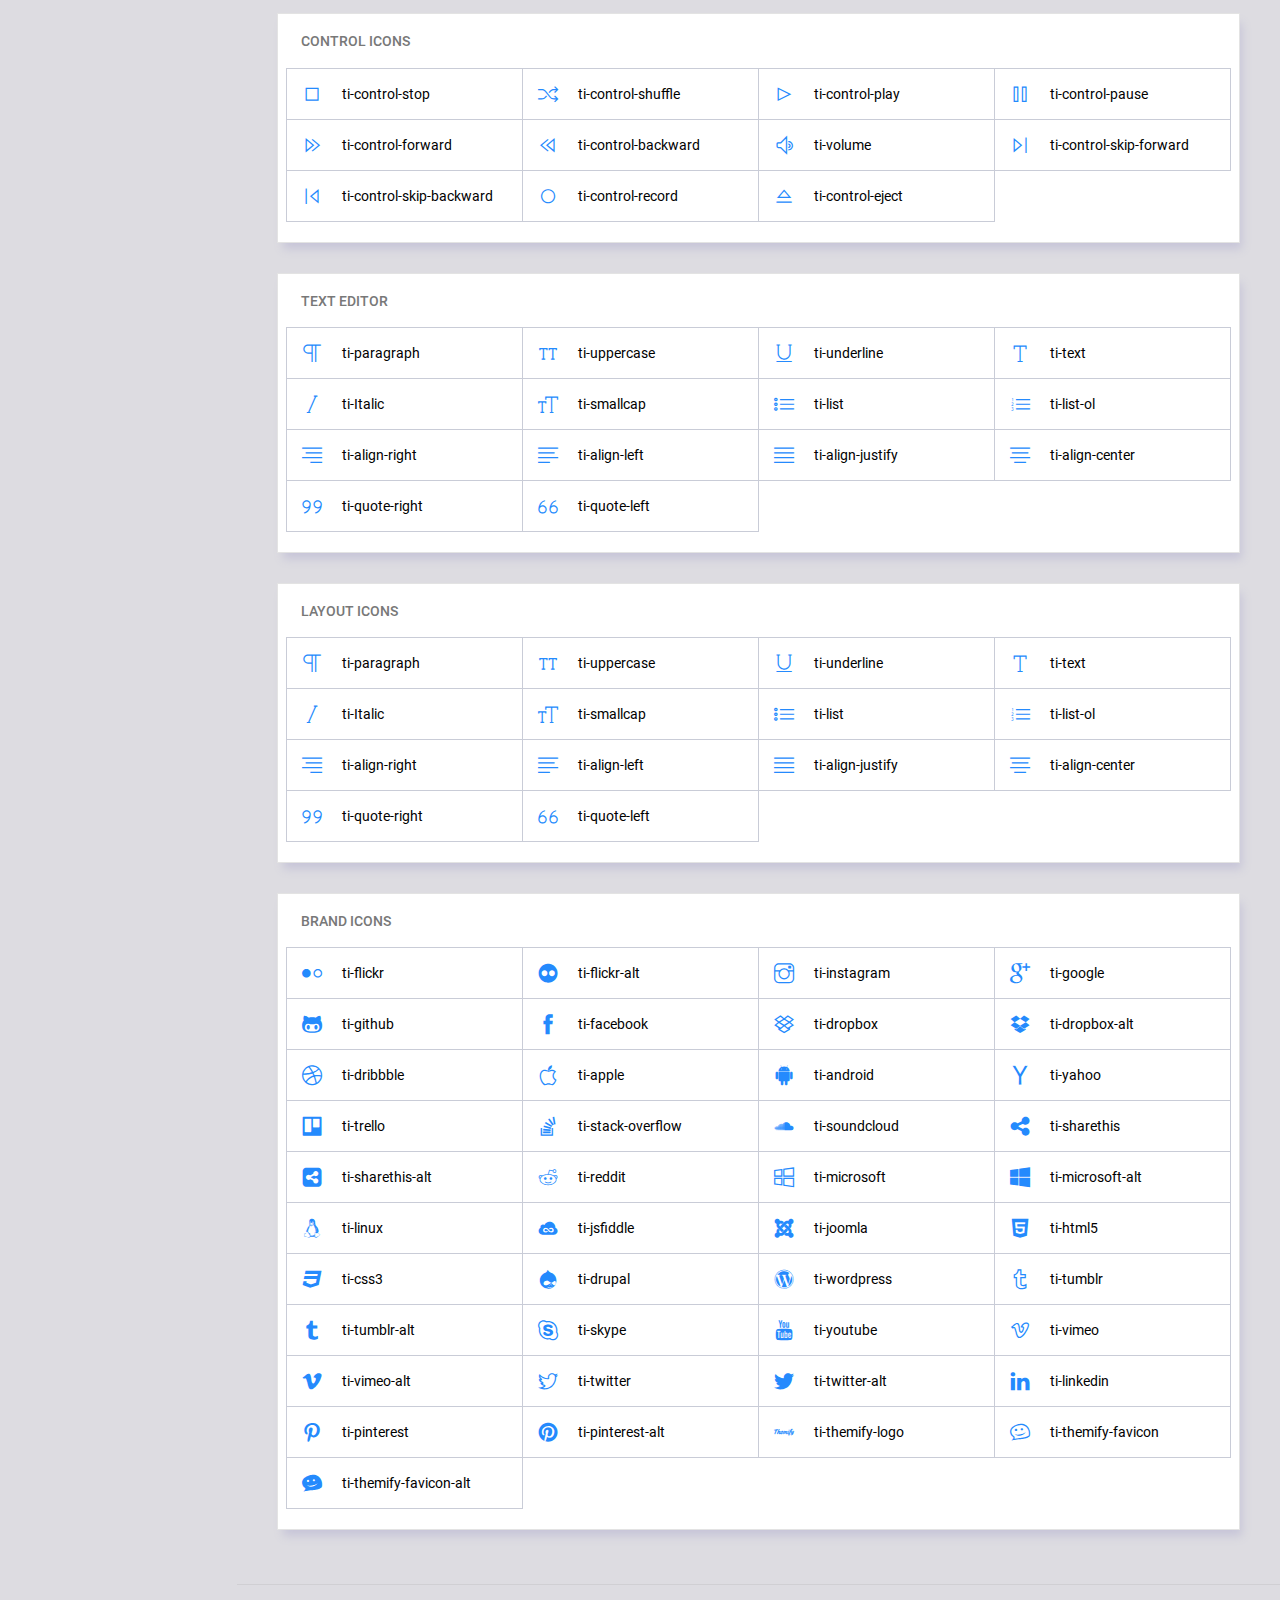
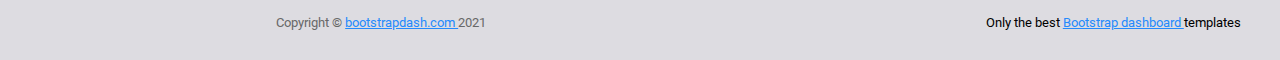
<file: static/admin/pages/icons/themify.html>
<!DOCTYPE html>
<html lang="en">

<head>
  <!-- Required meta tags -->
  <meta charset="utf-8">
  <meta name="viewport" content="width=device-width, initial-scale=1, shrink-to-fit=no">
  <title>RoyalUI Admin</title>
  <!-- plugins:css -->
  <link rel="stylesheet" href="../../vendors/ti-icons/css/themify-icons.css">
  <link rel="stylesheet" href="../../vendors/base/vendor.bundle.base.css">
  <!-- endinject -->
  <!-- plugin css for this page -->
  <!-- End plugin css for this page -->
  <!-- inject:css -->
  <link rel="stylesheet" href="../../css/style.css">
  <!-- endinject -->
  <link rel="shortcut icon" href="../../images/favicon.png" />
</head>

<body>
  <div class="container-scroller">
    <!-- partial:../../partials/_navbar.html -->
    <nav class="navbar col-lg-12 col-12 p-0 fixed-top d-flex flex-row">
      <div class="text-center navbar-brand-wrapper d-flex align-items-center justify-content-center">
        <a class="navbar-brand brand-logo me-5" href="../../index.html"><img src="../../images/logo.svg" class="me-2" alt="logo"/></a>
        <a class="navbar-brand brand-logo-mini" href="../../index.html"><img src="../../images/logo-mini.svg" alt="logo"/></a>
      </div>
      <div class="navbar-menu-wrapper d-flex align-items-center justify-content-end">
        <button class="navbar-toggler navbar-toggler align-self-center" type="button" data-toggle="minimize">
          <span class="ti-view-list"></span>
        </button>
        <ul class="navbar-nav mr-lg-2">
          <li class="nav-item nav-search d-none d-lg-block">
            <div class="input-group">
              <div class="input-group-prepend hover-cursor" id="navbar-search-icon">
                <span class="input-group-text" id="search">
                  <i class="ti-search"></i>
                </span>
              </div>
              <input type="text" class="form-control" id="navbar-search-input" placeholder="Search now" aria-label="search" aria-describedby="search">
            </div>
          </li>
        </ul>
        <ul class="navbar-nav navbar-nav-right">
          <li class="nav-item dropdown me-1">
            <a class="nav-link count-indicator dropdown-toggle d-flex justify-content-center align-items-center" id="messageDropdown" href="#" data-bs-toggle="dropdown">
              <i class="ti-email mx-0"></i>
            </a>
            <div class="dropdown-menu dropdown-menu-right navbar-dropdown" aria-labelledby="messageDropdown">
              <p class="mb-0 font-weight-normal float-left dropdown-header">Messages</p>
              <a class="dropdown-item">
                <div class="item-thumbnail">
                    <img src="../../images/faces/face4.jpg" alt="image" class="profile-pic">
                </div>
                <div class="item-content flex-grow">
                  <h6 class="ellipsis font-weight-normal">David Grey
                  </h6>
                  <p class="font-weight-light small-text text-muted mb-0">
                    The meeting is cancelled
                  </p>
                </div>
              </a>
              <a class="dropdown-item">
                <div class="item-thumbnail">
                    <img src="../../images/faces/face2.jpg" alt="image" class="profile-pic">
                </div>
                <div class="item-content flex-grow">
                  <h6 class="ellipsis font-weight-normal">Tim Cook
                  </h6>
                  <p class="font-weight-light small-text text-muted mb-0">
                    New product launch
                  </p>
                </div>
              </a>
              <a class="dropdown-item">
                <div class="item-thumbnail">
                    <img src="../../images/faces/face3.jpg" alt="image" class="profile-pic">
                </div>
                <div class="item-content flex-grow">
                  <h6 class="ellipsis font-weight-normal"> Johnson
                  </h6>
                  <p class="font-weight-light small-text text-muted mb-0">
                    Upcoming board meeting
                  </p>
                </div>
              </a>
            </div>
          </li>
          <li class="nav-item dropdown">
            <a class="nav-link count-indicator dropdown-toggle" id="notificationDropdown" href="#" data-bs-toggle="dropdown">
              <i class="ti-bell mx-0"></i>
              <span class="count"></span>
            </a>
            <div class="dropdown-menu dropdown-menu-right navbar-dropdown" aria-labelledby="notificationDropdown">
              <p class="mb-0 font-weight-normal float-left dropdown-header">Notifications</p>
              <a class="dropdown-item">
                <div class="item-thumbnail">
                  <div class="item-icon bg-success">
                    <i class="ti-info-alt mx-0"></i>
                  </div>
                </div>
                <div class="item-content">
                  <h6 class="font-weight-normal">Application Error</h6>
                  <p class="font-weight-light small-text mb-0 text-muted">
                    Just now
                  </p>
                </div>
              </a>
              <a class="dropdown-item">
                <div class="item-thumbnail">
                  <div class="item-icon bg-warning">
                    <i class="ti-settings mx-0"></i>
                  </div>
                </div>
                <div class="item-content">
                  <h6 class="font-weight-normal">Settings</h6>
                  <p class="font-weight-light small-text mb-0 text-muted">
                    Private message
                  </p>
                </div>
              </a>
              <a class="dropdown-item">
                <div class="item-thumbnail">
                  <div class="item-icon bg-info">
                    <i class="ti-user mx-0"></i>
                  </div>
                </div>
                <div class="item-content">
                  <h6 class="font-weight-normal">New user registration</h6>
                  <p class="font-weight-light small-text mb-0 text-muted">
                    2 days ago
                  </p>
                </div>
              </a>
            </div>
          </li>
          <li class="nav-item nav-profile dropdown">
            <a class="nav-link dropdown-toggle" href="#" data-bs-toggle="dropdown" id="profileDropdown">
              <img src="../../images/faces/face28.jpg" alt="profile"/>
            </a>
            <div class="dropdown-menu dropdown-menu-right navbar-dropdown" aria-labelledby="profileDropdown">
              <a class="dropdown-item">
                <i class="ti-settings text-primary"></i>
                Settings
              </a>
              <a class="dropdown-item">
                <i class="ti-power-off text-primary"></i>
                Logout
              </a>
            </div>
          </li>
        </ul>
        <button class="navbar-toggler navbar-toggler-right d-lg-none align-self-center" type="button" data-toggle="offcanvas">
          <span class="ti-view-list"></span>
        </button>
      </div>
    </nav>
    <!-- partial -->
    <div class="container-fluid page-body-wrapper">
      <!-- partial:../../partials/_sidebar.html -->
      <nav class="sidebar sidebar-offcanvas" id="sidebar">
        <ul class="nav">
          <li class="nav-item">
            <a class="nav-link" href="../../index.html">
              <i class="ti-shield menu-icon"></i>
              <span class="menu-title">Dashboard</span>
            </a>
          </li>
          <li class="nav-item">
            <a class="nav-link" data-bs-toggle="collapse" href="#ui-basic" aria-expanded="false" aria-controls="ui-basic">
              <i class="ti-palette menu-icon"></i>
              <span class="menu-title">UI Elements</span>
              <i class="menu-arrow"></i>
            </a>
            <div class="collapse" id="ui-basic">
              <ul class="nav flex-column sub-menu">
                <li class="nav-item"> <a class="nav-link" href="../../pages/ui-features/buttons.html">Buttons</a></li>
                <li class="nav-item"> <a class="nav-link" href="../../pages/ui-features/typography.html">Typography</a></li>
              </ul>
            </div>
          </li>
          <li class="nav-item">
            <a class="nav-link" href="../../pages/forms/basic_elements.html">
              <i class="ti-layout-list-post menu-icon"></i>
              <span class="menu-title">Form elements</span>
            </a>
          </li>
          <li class="nav-item">
            <a class="nav-link" href="../../pages/charts/chartjs.html">
              <i class="ti-pie-chart menu-icon"></i>
              <span class="menu-title">Charts</span>
            </a>
          </li>
          <li class="nav-item">
            <a class="nav-link" href="../../pages/tables/basic-table.html">
              <i class="ti-view-list-alt menu-icon"></i>
              <span class="menu-title">Tables</span>
            </a>
          </li>
          <li class="nav-item">
            <a class="nav-link" href="../../pages/icons/themify.html">
              <i class="ti-star menu-icon"></i>
              <span class="menu-title">Icons</span>
            </a>
          </li>
          <li class="nav-item">
            <a class="nav-link" data-bs-toggle="collapse" href="#auth" aria-expanded="false" aria-controls="auth">
              <i class="ti-user menu-icon"></i>
              <span class="menu-title">User Pages</span>
              <i class="menu-arrow"></i>
            </a>
            <div class="collapse" id="auth">
              <ul class="nav flex-column sub-menu">
                <li class="nav-item"> <a class="nav-link" href="../../pages/samples/login.html"> Login </a></li>
                <li class="nav-item"> <a class="nav-link" href="../../pages/samples/login-2.html"> Login 2 </a></li>
                <li class="nav-item"> <a class="nav-link" href="../../pages/samples/register.html"> Register </a></li>
                <li class="nav-item"> <a class="nav-link" href="../../pages/samples/register-2.html"> Register 2 </a></li>
                <li class="nav-item"> <a class="nav-link" href="../../pages/samples/lock-screen.html"> Lockscreen </a></li>
              </ul>
            </div>
          </li>
          <li class="nav-item">
            <a class="nav-link" href="../../documentation/documentation.html">
              <i class="ti-write menu-icon"></i>
              <span class="menu-title">Documentation</span>
            </a>
          </li>
        </ul>
      </nav>
      <!-- partial -->
      <div class="main-panel">          
        <div class="content-wrapper">
          <div class="row">
            <div class="col-lg-12 grid-margin">
              <div class="card">
                <div class="card-body">
                  <h4 class="card-title">Arrows & direction icons</h4>
                  <div class="icons-list row">
                    <div class="col-sm-6 col-md-4 col-lg-3"> <i class="ti-arrow-up"></i> ti-arrow-up </div>
                    <div class="col-sm-6 col-md-4 col-lg-3"> <i class="ti-arrow-right"></i> ti-arrow-right </div>
                    <div class="col-sm-6 col-md-4 col-lg-3"> <i class="ti-arrow-left"></i> ti-arrow-left </div>
                    <div class="col-sm-6 col-md-4 col-lg-3"> <i class="ti-arrow-down"></i> ti-arrow-down </div>
                    <div class="col-sm-6 col-md-4 col-lg-3"> <i class="ti-arrows-vertical"></i> ti-arrows-vertical </div>
                    <div class="col-sm-6 col-md-4 col-lg-3"> <i class="ti-arrows-horizontal"></i> ti-arrows-horizontal </div>
                    <div class="col-sm-6 col-md-4 col-lg-3"> <i class="ti-angle-up"></i> ti-angle-up </div>
                    <div class="col-sm-6 col-md-4 col-lg-3"> <i class="ti-angle-right"></i> ti-angle-right </div>
                    <div class="col-sm-6 col-md-4 col-lg-3"> <i class="ti-angle-left"></i> ti-angle-left </div>
                    <div class="col-sm-6 col-md-4 col-lg-3"> <i class="ti-angle-down"></i> ti-angle-down </div>
                    <div class="col-sm-6 col-md-4 col-lg-3"> <i class="ti-angle-double-up"></i> ti-angle-double-up </div>
                    <div class="col-sm-6 col-md-4 col-lg-3"> <i class="ti-angle-double-right"></i> ti-angle-double-right </div>
                    <div class="col-sm-6 col-md-4 col-lg-3"> <i class="ti-angle-double-left"></i> ti-angle-double-left </div>
                    <div class="col-sm-6 col-md-4 col-lg-3"> <i class="ti-angle-double-down"></i> ti-angle-double-down </div>
                    <div class="col-sm-6 col-md-4 col-lg-3"> <i class="ti-move"></i> ti-move </div>
                    <div class="col-sm-6 col-md-4 col-lg-3"> <i class="ti-fullscreen"></i> ti-fullscreen </div>
                    <div class="col-sm-6 col-md-4 col-lg-3"> <i class="ti-arrow-top-right"></i> ti-arrow-top-right </div>
                    <div class="col-sm-6 col-md-4 col-lg-3"> <i class="ti-arrow-top-left"></i> ti-arrow-top-left </div>
                    <div class="col-sm-6 col-md-4 col-lg-3"> <i class="ti-arrow-circle-up"></i> ti-arrow-circle-up </div>
                    <div class="col-sm-6 col-md-4 col-lg-3"> <i class="ti-arrow-circle-right"></i> ti-arrow-circle-right </div>
                    <div class="col-sm-6 col-md-4 col-lg-3"> <i class="ti-arrow-circle-left"></i> ti-arrow-circle-left </div>
                    <div class="col-sm-6 col-md-4 col-lg-3"> <i class="ti-arrow-circle-down"></i> ti-arrow-circle-down </div>
                    <div class="col-sm-6 col-md-4 col-lg-3"> <i class="ti-arrows-corner"></i> ti-arrows-corner </div>
                    <div class="col-sm-6 col-md-4 col-lg-3"> <i class="ti-split-v"></i> ti-split-v </div>
                    <div class="col-sm-6 col-md-4 col-lg-3"> <i class="ti-split-v-alt"></i> ti-split-v-alt </div>
                    <div class="col-sm-6 col-md-4 col-lg-3"> <i class="ti-split-h"></i> ti-split-h </div>
                    <div class="col-sm-6 col-md-4 col-lg-3"> <i class="ti-hand-point-up"></i> ti-hand-point-up </div>
                    <div class="col-sm-6 col-md-4 col-lg-3"> <i class="ti-hand-point-right"></i> ti-hand-point-right </div>
                    <div class="col-sm-6 col-md-4 col-lg-3"> <i class="ti-hand-point-left"></i> ti-hand-point-left </div>
                    <div class="col-sm-6 col-md-4 col-lg-3"> <i class="ti-hand-point-down"></i> ti-hand-point-down </div>
                    <div class="col-sm-6 col-md-4 col-lg-3"> <i class="ti-back-right"></i> ti-back-right </div>
                    <div class="col-sm-6 col-md-4 col-lg-3"> <i class="ti-back-left"></i> ti-back-left </div>
                    <div class="col-sm-6 col-md-4 col-lg-3"> <i class="ti-exchange-vertical"></i> ti-exchange-vertical </div>
                  </div>
                </div>
              </div>
            </div>
            <div class="col-lg-12 grid-margin">
              <div class="card">
                <div class="card-body">
                  <h4 class="card-title">Web app icons</h4>
                  <div class="icons-list row">
                    <div class="col-sm-6 col-md-4 col-lg-3"> <i class="ti-wand"></i> ti-wand </div>
                    <div class="col-sm-6 col-md-4 col-lg-3"> <i class="ti-save"></i> ti-save </div>
                    <div class="col-sm-6 col-md-4 col-lg-3"> <i class="ti-save-alt"></i> ti-save-alt </div>
                    <div class="col-sm-6 col-md-4 col-lg-3"> <i class="ti-direction"></i> ti-direction </div>
                    <div class="col-sm-6 col-md-4 col-lg-3"> <i class="ti-direction-alt"></i> ti-direction-alt </div>
                    <div class="col-sm-6 col-md-4 col-lg-3"> <i class="ti-user"></i> ti-user </div>
                    <div class="col-sm-6 col-md-4 col-lg-3"> <i class="ti-link"></i> ti-link </div>
                    <div class="col-sm-6 col-md-4 col-lg-3"> <i class="ti-unlink"></i> ti-unlink </div>
                    <div class="col-sm-6 col-md-4 col-lg-3"> <i class="ti-trash"></i> ti-trash </div>
                    <div class="col-sm-6 col-md-4 col-lg-3"> <i class="ti-target"></i> ti-target </div>
                    <div class="col-sm-6 col-md-4 col-lg-3"> <i class="ti-tag"></i> ti-tag </div>
                    <div class="col-sm-6 col-md-4 col-lg-3"> <i class="ti-desktop"></i> ti-desktop </div>
                    <div class="col-sm-6 col-md-4 col-lg-3"> <i class="ti-tablet"></i> ti-tablet </div>
                    <div class="col-sm-6 col-md-4 col-lg-3"> <i class="ti-mobile"></i> ti-mobile </div>
                    <div class="col-sm-6 col-md-4 col-lg-3"> <i class="ti-email"></i> ti-email </div>
                    <div class="col-sm-6 col-md-4 col-lg-3"> <i class="ti-star"></i> ti-star </div>
                    <div class="col-sm-6 col-md-4 col-lg-3"> <i class="ti-spray"></i> ti-spray </div>
                    <div class="col-sm-6 col-md-4 col-lg-3"> <i class="ti-bar-chart-alt"></i> ti-bar-chart-alt </div>
                    <div class="col-sm-6 col-md-4 col-lg-3"> <i class="ti-shopping-cart"></i> ti-shopping-cart </div>
                    <div class="col-sm-6 col-md-4 col-lg-3"> <i class="ti-shopping-cart-full"></i> ti-shopping-cart-full </div>
                    <div class="col-sm-6 col-md-4 col-lg-3"> <i class="ti-settings"></i> ti-settings </div>
                    <div class="col-sm-6 col-md-4 col-lg-3"> <i class="ti-search"></i> ti-search </div>
                    <div class="col-sm-6 col-md-4 col-lg-3"> <i class="ti-zoom-in"></i> ti-zoom-in </div>
                    <div class="col-sm-6 col-md-4 col-lg-3"> <i class="ti-zoom-out"></i> ti-zoom-out </div>
                    <div class="col-sm-6 col-md-4 col-lg-3"> <i class="ti-cut"></i> ti-cut </div>
                    <div class="col-sm-6 col-md-4 col-lg-3"> <i class="ti-ruler"></i> ti-ruler </div>
                    <div class="col-sm-6 col-md-4 col-lg-3"> <i class="ti-ruler-alt-2"></i> ti-ruler-alt-2 </div>
                    <div class="col-sm-6 col-md-4 col-lg-3"> <i class="ti-ruler-pencil"></i> ti-ruler-pencil </div>
                    <div class="col-sm-6 col-md-4 col-lg-3"> <i class="ti-ruler-alt"></i> ti-ruler-alt </div>
                    <div class="col-sm-6 col-md-4 col-lg-3"> <i class="ti-bookmark"></i> ti-bookmark </div>
                    <div class="col-sm-6 col-md-4 col-lg-3"> <i class="ti-bookmark-alt"></i> ti-bookmark-alt </div>
                    <div class="col-sm-6 col-md-4 col-lg-3"> <i class="ti-reload"></i> ti-reload </div>
                    <div class="col-sm-6 col-md-4 col-lg-3"> <i class="ti-plus"></i> ti-plus </div>
                    <div class="col-sm-6 col-md-4 col-lg-3"> <i class="ti-minus"></i> ti-minus </div>
                    <div class="col-sm-6 col-md-4 col-lg-3"> <i class="ti-close"></i> ti-close </div>
                    <div class="col-sm-6 col-md-4 col-lg-3"> <i class="ti-pin"></i> ti-pin </div>
                    <div class="col-sm-6 col-md-4 col-lg-3"> <i class="ti-pencil"></i> ti-pencil </div>
                    <div class="col-sm-6 col-md-4 col-lg-3"> <i class="ti-pencil-alt"></i> ti-pencil-alt </div>
                    <div class="col-sm-6 col-md-4 col-lg-3"> <i class="ti-paint-roller"></i> ti-paint-roller </div>
                    <div class="col-sm-6 col-md-4 col-lg-3"> <i class="ti-paint-bucket"></i> ti-paint-bucket </div>
                    <div class="col-sm-6 col-md-4 col-lg-3"> <i class="ti-na"></i> ti-na </div>
                    <div class="col-sm-6 col-md-4 col-lg-3"> <i class="ti-medall"></i> ti-medall </div>
                    <div class="col-sm-6 col-md-4 col-lg-3"> <i class="ti-medall-alt"></i> ti-medall-alt </div>
                    <div class="col-sm-6 col-md-4 col-lg-3"> <i class="ti-marker"></i> ti-marker </div>
                    <div class="col-sm-6 col-md-4 col-lg-3"> <i class="ti-marker-alt"></i> ti-marker-alt </div>
                    <div class="col-sm-6 col-md-4 col-lg-3"> <i class="ti-lock"></i> ti-lock </div>
                    <div class="col-sm-6 col-md-4 col-lg-3"> <i class="ti-unlock"></i> ti-unlock </div>
                    <div class="col-sm-6 col-md-4 col-lg-3"> <i class="ti-location-arrow"></i> ti-location-arrow </div>
                    <div class="col-sm-6 col-md-4 col-lg-3"> <i class="ti-layout"></i> ti-layout </div>
                    <div class="col-sm-6 col-md-4 col-lg-3"> <i class="ti-layers"></i> ti-layers </div>
                    <div class="col-sm-6 col-md-4 col-lg-3"> <i class="ti-layers-alt"></i> ti-layers-alt </div>
                    <div class="col-sm-6 col-md-4 col-lg-3"> <i class="ti-key"></i> ti-key </div>
                    <div class="col-sm-6 col-md-4 col-lg-3"> <i class="ti-image"></i> ti-image </div>
                    <div class="col-sm-6 col-md-4 col-lg-3"> <i class="ti-heart"></i> ti-heart </div>
                    <div class="col-sm-6 col-md-4 col-lg-3"> <i class="ti-heart-broken"></i> ti-heart-broken </div>
                    <div class="col-sm-6 col-md-4 col-lg-3"> <i class="ti-hand-stop"></i> ti-hand-stop </div>
                    <div class="col-sm-6 col-md-4 col-lg-3"> <i class="ti-hand-open"></i> ti-hand-open </div>
                    <div class="col-sm-6 col-md-4 col-lg-3"> <i class="ti-hand-drag"></i> ti-hand-drag </div>
                    <div class="col-sm-6 col-md-4 col-lg-3"> <i class="ti-flag"></i> ti-flag </div>
                    <div class="col-sm-6 col-md-4 col-lg-3"> <i class="ti-flag-alt"></i> ti-flag-alt </div>
                    <div class="col-sm-6 col-md-4 col-lg-3"> <i class="ti-flag-alt-2"></i> ti-flag-alt-2 </div>
                    <div class="col-sm-6 col-md-4 col-lg-3"> <i class="ti-eye"></i> ti-eye </div>
                    <div class="col-sm-6 col-md-4 col-lg-3"> <i class="ti-import"></i> ti-import </div>
                    <div class="col-sm-6 col-md-4 col-lg-3"> <i class="ti-export"></i> ti-export </div>
                    <div class="col-sm-6 col-md-4 col-lg-3"> <i class="ti-cup"></i> ti-cup </div>
                    <div class="col-sm-6 col-md-4 col-lg-3"> <i class="ti-crown"></i> ti-crown </div>
                    <div class="col-sm-6 col-md-4 col-lg-3"> <i class="ti-comments"></i> ti-comments </div>
                    <div class="col-sm-6 col-md-4 col-lg-3"> <i class="ti-comment"></i> ti-comment </div>
                    <div class="col-sm-6 col-md-4 col-lg-3"> <i class="ti-comment-alt"></i> ti-comment-alt </div>
                    <div class="col-sm-6 col-md-4 col-lg-3"> <i class="ti-thought"></i> ti-thought </div>
                    <div class="col-sm-6 col-md-4 col-lg-3"> <i class="ti-clip"></i> ti-clip </div>
                    <div class="col-sm-6 col-md-4 col-lg-3"> <i class="ti-check"></i> ti-check </div>
                    <div class="col-sm-6 col-md-4 col-lg-3"> <i class="ti-check-box"></i> ti-check-box </div>
                    <div class="col-sm-6 col-md-4 col-lg-3"> <i class="ti-camera"></i> ti-camera </div>
                    <div class="col-sm-6 col-md-4 col-lg-3"> <i class="ti-announcement"></i> ti-announcement </div>
                    <div class="col-sm-6 col-md-4 col-lg-3"> <i class="ti-brush"></i> ti-brush </div>
                    <div class="col-sm-6 col-md-4 col-lg-3"> <i class="ti-brush-alt"></i> ti-brush-alt </div>
                    <div class="col-sm-6 col-md-4 col-lg-3"> <i class="ti-palette"></i> ti-palette </div>
                    <div class="col-sm-6 col-md-4 col-lg-3"> <i class="ti-briefcase"></i> ti-briefcase </div>
                    <div class="col-sm-6 col-md-4 col-lg-3"> <i class="ti-bolt"></i> ti-bolt </div>
                    <div class="col-sm-6 col-md-4 col-lg-3"> <i class="ti-bolt-alt"></i> ti-bolt-alt </div>
                    <div class="col-sm-6 col-md-4 col-lg-3"> <i class="ti-blackboard"></i> ti-blackboard </div>
                    <div class="col-sm-6 col-md-4 col-lg-3"> <i class="ti-bag"></i> ti-bag </div>
                    <div class="col-sm-6 col-md-4 col-lg-3"> <i class="ti-world"></i> ti-world </div>
                    <div class="col-sm-6 col-md-4 col-lg-3"> <i class="ti-wheelchair"></i> ti-wheelchair </div>
                    <div class="col-sm-6 col-md-4 col-lg-3"> <i class="ti-car"></i> ti-car </div>
                    <div class="col-sm-6 col-md-4 col-lg-3"> <i class="ti-truck"></i> ti-truck </div>
                    <div class="col-sm-6 col-md-4 col-lg-3"> <i class="ti-timer"></i> ti-timer </div>
                    <div class="col-sm-6 col-md-4 col-lg-3"> <i class="ti-ticket"></i> ti-ticket </div>
                    <div class="col-sm-6 col-md-4 col-lg-3"> <i class="ti-thumb-up"></i> ti-thumb-up </div>
                    <div class="col-sm-6 col-md-4 col-lg-3"> <i class="ti-thumb-down"></i> ti-thumb-down </div>
                    <div class="col-sm-6 col-md-4 col-lg-3"> <i class="ti-stats-up"></i> ti-stats-up </div>
                    <div class="col-sm-6 col-md-4 col-lg-3"> <i class="ti-stats-down"></i> ti-stats-down </div>
                    <div class="col-sm-6 col-md-4 col-lg-3"> <i class="ti-shine"></i> ti-shine </div>
                    <div class="col-sm-6 col-md-4 col-lg-3"> <i class="ti-shift-right"></i> ti-shift-right </div>
                    <div class="col-sm-6 col-md-4 col-lg-3"> <i class="ti-shift-left"></i> ti-shift-left </div>
                    <div class="col-sm-6 col-md-4 col-lg-3"> <i class="ti-shift-right-alt"></i> ti-shift-right-alt </div>
                    <div class="col-sm-6 col-md-4 col-lg-3"> <i class="ti-shift-left-alt"></i> ti-shift-left-alt </div>
                    <div class="col-sm-6 col-md-4 col-lg-3"> <i class="ti-shield"></i> ti-shield </div>
                    <div class="col-sm-6 col-md-4 col-lg-3"> <i class="ti-notepad"></i> ti-notepad </div>
                    <div class="col-sm-6 col-md-4 col-lg-3"> <i class="ti-server"></i> ti-server </div>
                    <div class="col-sm-6 col-md-4 col-lg-3"> <i class="ti-pulse"></i> ti-pulse </div>
                    <div class="col-sm-6 col-md-4 col-lg-3"> <i class="ti-printer"></i> ti-printer </div>
                    <div class="col-sm-6 col-md-4 col-lg-3"> <i class="ti-power-off"></i> ti-power-off </div>
                    <div class="col-sm-6 col-md-4 col-lg-3"> <i class="ti-plug"></i> ti-plug </div>
                    <div class="col-sm-6 col-md-4 col-lg-3"> <i class="ti-pie-chart"></i> ti-pie-chart </div>
                    <div class="col-sm-6 col-md-4 col-lg-3"> <i class="ti-panel"></i> ti-panel </div>
                    <div class="col-sm-6 col-md-4 col-lg-3"> <i class="ti-package"></i> ti-package </div>
                    <div class="col-sm-6 col-md-4 col-lg-3"> <i class="ti-music"></i> ti-music </div>
                    <div class="col-sm-6 col-md-4 col-lg-3"> <i class="ti-music-alt"></i> ti-music-alt </div>
                    <div class="col-sm-6 col-md-4 col-lg-3"> <i class="ti-mouse"></i> ti-mouse </div>
                    <div class="col-sm-6 col-md-4 col-lg-3"> <i class="ti-mouse-alt"></i> ti-mouse-alt </div>
                    <div class="col-sm-6 col-md-4 col-lg-3"> <i class="ti-money"></i> ti-money </div>
                    <div class="col-sm-6 col-md-4 col-lg-3"> <i class="ti-microphone"></i> ti-microphone </div>
                    <div class="col-sm-6 col-md-4 col-lg-3"> <i class="ti-menu"></i> ti-menu </div>
                    <div class="col-sm-6 col-md-4 col-lg-3"> <i class="ti-menu-alt"></i> ti-menu-alt </div>
                    <div class="col-sm-6 col-md-4 col-lg-3"> <i class="ti-map"></i> ti-map </div>
                    <div class="col-sm-6 col-md-4 col-lg-3"> <i class="ti-map-alt"></i> ti-map-alt </div>
                    <div class="col-sm-6 col-md-4 col-lg-3"> <i class="ti-location-pin"></i> ti-location-pin </div>
                    <div class="col-sm-6 col-md-4 col-lg-3"> <i class="ti-light-bulb"></i> ti-light-bulb </div>
                    <div class="col-sm-6 col-md-4 col-lg-3"> <i class="ti-info"></i> ti-info </div>
                    <div class="col-sm-6 col-md-4 col-lg-3"> <i class="ti-infinite"></i> ti-infinite </div>
                    <div class="col-sm-6 col-md-4 col-lg-3"> <i class="ti-id-badge"></i> ti-id-badge </div>
                    <div class="col-sm-6 col-md-4 col-lg-3"> <i class="ti-hummer"></i> ti-hummer </div>
                    <div class="col-sm-6 col-md-4 col-lg-3"> <i class="ti-home"></i> ti-home </div>
                    <div class="col-sm-6 col-md-4 col-lg-3"> <i class="ti-help"></i> ti-help </div>
                    <div class="col-sm-6 col-md-4 col-lg-3"> <i class="ti-headphone"></i> ti-headphone </div>
                    <div class="col-sm-6 col-md-4 col-lg-3"> <i class="ti-harddrives"></i> ti-harddrives </div>
                    <div class="col-sm-6 col-md-4 col-lg-3"> <i class="ti-harddrive"></i> ti-harddrive </div>
                    <div class="col-sm-6 col-md-4 col-lg-3"> <i class="ti-gift"></i> ti-gift </div>
                    <div class="col-sm-6 col-md-4 col-lg-3"> <i class="ti-game"></i> ti-game </div>
                    <div class="col-sm-6 col-md-4 col-lg-3"> <i class="ti-filter"></i> ti-filter </div>
                    <div class="col-sm-6 col-md-4 col-lg-3"> <i class="ti-files"></i> ti-files </div>
                    <div class="col-sm-6 col-md-4 col-lg-3"> <i class="ti-file"></i> ti-file </div>
                    <div class="col-sm-6 col-md-4 col-lg-3"> <i class="ti-zip"></i> ti-zip </div>
                    <div class="col-sm-6 col-md-4 col-lg-3"> <i class="ti-folder"></i> ti-folder </div>
                    <div class="col-sm-6 col-md-4 col-lg-3"> <i class="ti-envelope"></i> ti-envelope </div>
                    <div class="col-sm-6 col-md-4 col-lg-3"> <i class="ti-dashboard"></i> ti-dashboard </div>
                    <div class="col-sm-6 col-md-4 col-lg-3"> <i class="ti-cloud"></i> ti-cloud </div>
                    <div class="col-sm-6 col-md-4 col-lg-3"> <i class="ti-cloud-up"></i> ti-cloud-up </div>
                    <div class="col-sm-6 col-md-4 col-lg-3"> <i class="ti-cloud-down"></i> ti-cloud-down </div>
                    <div class="col-sm-6 col-md-4 col-lg-3"> <i class="ti-clipboard"></i> ti-clipboard </div>
                    <div class="col-sm-6 col-md-4 col-lg-3"> <i class="ti-calendar"></i> ti-calendar </div>
                    <div class="col-sm-6 col-md-4 col-lg-3"> <i class="ti-book"></i> ti-book </div>
                    <div class="col-sm-6 col-md-4 col-lg-3"> <i class="ti-bell"></i> ti-bell </div>
                    <div class="col-sm-6 col-md-4 col-lg-3"> <i class="ti-basketball"></i> ti-basketball </div>
                    <div class="col-sm-6 col-md-4 col-lg-3"> <i class="ti-bar-chart"></i> ti-bar-chart </div>
                    <div class="col-sm-6 col-md-4 col-lg-3"> <i class="ti-bar-chart-alt"></i> ti-bar-chart-alt </div>
                    <div class="col-sm-6 col-md-4 col-lg-3"> <i class="ti-archive"></i> ti-archive </div>
                    <div class="col-sm-6 col-md-4 col-lg-3"> <i class="ti-anchor"></i> ti-anchor </div>
                    <div class="col-sm-6 col-md-4 col-lg-3"> <i class="ti-alert"></i> ti-alert </div>
                    <div class="col-sm-6 col-md-4 col-lg-3"> <i class="ti-alarm-clock"></i> ti-alarm-clock </div>
                    <div class="col-sm-6 col-md-4 col-lg-3"> <i class="ti-agenda"></i> ti-agenda </div>
                    <div class="col-sm-6 col-md-4 col-lg-3"> <i class="ti-write"></i> ti-write </div>
                    <div class="col-sm-6 col-md-4 col-lg-3"> <i class="ti-wallet"></i> ti-wallet </div>
                    <div class="col-sm-6 col-md-4 col-lg-3"> <i class="ti-video-clapper"></i> ti-video-clapper </div>
                    <div class="col-sm-6 col-md-4 col-lg-3"> <i class="ti-video-camera"></i> ti-video-camera </div>
                    <div class="col-sm-6 col-md-4 col-lg-3"> <i class="ti-vector"></i> ti-vector </div>
                    <div class="col-sm-6 col-md-4 col-lg-3"> <i class="ti-support"></i> ti-support </div>
                    <div class="col-sm-6 col-md-4 col-lg-3"> <i class="ti-stamp"></i> ti-stamp </div>
                    <div class="col-sm-6 col-md-4 col-lg-3"> <i class="ti-slice"></i> ti-slice </div>
                    <div class="col-sm-6 col-md-4 col-lg-3"> <i class="ti-shortcode"></i> ti-shortcode </div>
                    <div class="col-sm-6 col-md-4 col-lg-3"> <i class="ti-receipt"></i> ti-receipt </div>
                    <div class="col-sm-6 col-md-4 col-lg-3"> <i class="ti-pin2"></i> ti-pin2 </div>
                    <div class="col-sm-6 col-md-4 col-lg-3"> <i class="ti-pin-alt"></i> ti-pin-alt </div>
                    <div class="col-sm-6 col-md-4 col-lg-3"> <i class="ti-pencil-alt2"></i> ti-pencil-alt2 </div>
                    <div class="col-sm-6 col-md-4 col-lg-3"> <i class="ti-eraser"></i> ti-eraser </div>
                    <div class="col-sm-6 col-md-4 col-lg-3"> <i class="ti-more"></i> ti-more </div>
                    <div class="col-sm-6 col-md-4 col-lg-3"> <i class="ti-more-alt"></i> ti-more-alt </div>
                    <div class="col-sm-6 col-md-4 col-lg-3"> <i class="ti-microphone-alt"></i> ti-microphone-alt </div>
                    <div class="col-sm-6 col-md-4 col-lg-3"> <i class="ti-magnet"></i> ti-magnet </div>
                    <div class="col-sm-6 col-md-4 col-lg-3"> <i class="ti-line-double"></i> ti-line-double </div>
                    <div class="col-sm-6 col-md-4 col-lg-3"> <i class="ti-line-dotted"></i> ti-line-dotted </div>
                    <div class="col-sm-6 col-md-4 col-lg-3"> <i class="ti-line-dashed"></i> ti-line-dashed </div>
                    <div class="col-sm-6 col-md-4 col-lg-3"> <i class="ti-ink-pen"></i> ti-ink-pen </div>
                    <div class="col-sm-6 col-md-4 col-lg-3"> <i class="ti-info-alt"></i> ti-info-alt </div>
                    <div class="col-sm-6 col-md-4 col-lg-3"> <i class="ti-help-alt"></i> ti-help-alt </div>
                    <div class="col-sm-6 col-md-4 col-lg-3"> <i class="ti-headphone-alt"></i> ti-headphone-alt </div>
                    <div class="col-sm-6 col-md-4 col-lg-3"> <i class="ti-gallery"></i> ti-gallery </div>
                    <div class="col-sm-6 col-md-4 col-lg-3"> <i class="ti-face-smile"></i> ti-face-smile </div>
                    <div class="col-sm-6 col-md-4 col-lg-3"> <i class="ti-face-sad"></i> ti-face-sad </div>
                    <div class="col-sm-6 col-md-4 col-lg-3"> <i class="ti-credit-card"></i> ti-credit-card </div>
                    <div class="col-sm-6 col-md-4 col-lg-3"> <i class="ti-comments-smiley"></i> ti-comments-smiley </div>
                    <div class="col-sm-6 col-md-4 col-lg-3"> <i class="ti-time"></i> ti-time </div>
                    <div class="col-sm-6 col-md-4 col-lg-3"> <i class="ti-share"></i> ti-share </div>
                    <div class="col-sm-6 col-md-4 col-lg-3"> <i class="ti-share-alt"></i> ti-share-alt </div>
                    <div class="col-sm-6 col-md-4 col-lg-3"> <i class="ti-rocket"></i> ti-rocket </div>
                    <div class="col-sm-6 col-md-4 col-lg-3"> <i class="ti-new-window"></i> ti-new-window </div>
                    <div class="col-sm-6 col-md-4 col-lg-3"> <i class="ti-rss"></i> ti-rss </div>
                    <div class="col-sm-6 col-md-4 col-lg-3"> <i class="ti-rss-alt"></i> ti-rss-alt </div>
                  </div>
                </div>
              </div>
            </div>
            <div class="col-lg-12 grid-margin">
              <div class="card">
                <div class="card-body">
                  <h4 class="card-title">Control icons</h4>
                  <div class="icons-list row">
                    <div class="col-sm-6 col-md-4 col-lg-3"> <i class="ti-control-stop"></i> ti-control-stop </div>
                    <div class="col-sm-6 col-md-4 col-lg-3"> <i class="ti-control-shuffle"></i> ti-control-shuffle </div>
                    <div class="col-sm-6 col-md-4 col-lg-3"> <i class="ti-control-play"></i> ti-control-play </div>
                    <div class="col-sm-6 col-md-4 col-lg-3"> <i class="ti-control-pause"></i> ti-control-pause </div>
                    <div class="col-sm-6 col-md-4 col-lg-3"> <i class="ti-control-forward"></i> ti-control-forward </div>
                    <div class="col-sm-6 col-md-4 col-lg-3"> <i class="ti-control-backward"></i> ti-control-backward </div>
                    <div class="col-sm-6 col-md-4 col-lg-3"> <i class="ti-volume"></i> ti-volume </div>
                    <div class="col-sm-6 col-md-4 col-lg-3"> <i class="ti-control-skip-forward"></i> ti-control-skip-forward </div>
                    <div class="col-sm-6 col-md-4 col-lg-3"> <i class="ti-control-skip-backward"></i> ti-control-skip-backward </div>
                    <div class="col-sm-6 col-md-4 col-lg-3"> <i class="ti-control-record"></i> ti-control-record </div>
                    <div class="col-sm-6 col-md-4 col-lg-3"> <i class="ti-control-eject"></i> ti-control-eject </div>
                  </div>
                </div>
              </div>
            </div>
            <div class="col-lg-12 grid-margin">
              <div class="card">
                <div class="card-body">
                  <h4 class="card-title">Text editor</h4>
                  <div class="icons-list row">
                    <div class="col-sm-6 col-md-4 col-lg-3"> <i class="ti-paragraph"></i> ti-paragraph </div>
                    <div class="col-sm-6 col-md-4 col-lg-3"> <i class="ti-uppercase"></i> ti-uppercase </div>
                    <div class="col-sm-6 col-md-4 col-lg-3"> <i class="ti-underline"></i> ti-underline </div>
                    <div class="col-sm-6 col-md-4 col-lg-3"> <i class="ti-text"></i> ti-text </div>
                    <div class="col-sm-6 col-md-4 col-lg-3"> <i class="ti-Italic"></i> ti-Italic </div>
                    <div class="col-sm-6 col-md-4 col-lg-3"> <i class="ti-smallcap"></i> ti-smallcap </div>
                    <div class="col-sm-6 col-md-4 col-lg-3"> <i class="ti-list"></i> ti-list </div>
                    <div class="col-sm-6 col-md-4 col-lg-3"> <i class="ti-list-ol"></i> ti-list-ol </div>
                    <div class="col-sm-6 col-md-4 col-lg-3"> <i class="ti-align-right"></i> ti-align-right </div>
                    <div class="col-sm-6 col-md-4 col-lg-3"> <i class="ti-align-left"></i> ti-align-left </div>
                    <div class="col-sm-6 col-md-4 col-lg-3"> <i class="ti-align-justify"></i> ti-align-justify </div>
                    <div class="col-sm-6 col-md-4 col-lg-3"> <i class="ti-align-center"></i> ti-align-center </div>
                    <div class="col-sm-6 col-md-4 col-lg-3"> <i class="ti-quote-right"></i> ti-quote-right </div>
                    <div class="col-sm-6 col-md-4 col-lg-3"> <i class="ti-quote-left"></i> ti-quote-left </div>
                  </div>
                </div>
              </div>
            </div>
            <div class="col-lg-12 grid-margin">
              <div class="card">
                <div class="card-body">
                  <h4 class="card-title">Layout icons</h4>
                  <div class="icons-list row">
                    <div class="col-sm-6 col-md-4 col-lg-3"> <i class="ti-paragraph"></i> ti-paragraph </div>
                    <div class="col-sm-6 col-md-4 col-lg-3"> <i class="ti-uppercase"></i> ti-uppercase </div>
                    <div class="col-sm-6 col-md-4 col-lg-3"> <i class="ti-underline"></i> ti-underline </div>
                    <div class="col-sm-6 col-md-4 col-lg-3"> <i class="ti-text"></i> ti-text </div>
                    <div class="col-sm-6 col-md-4 col-lg-3"> <i class="ti-Italic"></i> ti-Italic </div>
                    <div class="col-sm-6 col-md-4 col-lg-3"> <i class="ti-smallcap"></i> ti-smallcap </div>
                    <div class="col-sm-6 col-md-4 col-lg-3"> <i class="ti-list"></i> ti-list </div>
                    <div class="col-sm-6 col-md-4 col-lg-3"> <i class="ti-list-ol"></i> ti-list-ol </div>
                    <div class="col-sm-6 col-md-4 col-lg-3"> <i class="ti-align-right"></i> ti-align-right </div>
                    <div class="col-sm-6 col-md-4 col-lg-3"> <i class="ti-align-left"></i> ti-align-left </div>
                    <div class="col-sm-6 col-md-4 col-lg-3"> <i class="ti-align-justify"></i> ti-align-justify </div>
                    <div class="col-sm-6 col-md-4 col-lg-3"> <i class="ti-align-center"></i> ti-align-center </div>
                    <div class="col-sm-6 col-md-4 col-lg-3"> <i class="ti-quote-right"></i> ti-quote-right </div>
                    <div class="col-sm-6 col-md-4 col-lg-3"> <i class="ti-quote-left"></i> ti-quote-left </div>
                  </div>
                </div>
              </div>
            </div>
            <div class="col-lg-12 grid-margin">
              <div class="card">
                <div class="card-body">
                  <h4 class="card-title">Brand icons</h4>
                  <div class="icons-list row">
                    <div class="col-sm-6 col-md-4 col-lg-3"> <i class="ti-flickr"></i> ti-flickr </div>
                    <div class="col-sm-6 col-md-4 col-lg-3"> <i class="ti-flickr-alt"></i> ti-flickr-alt </div>
                    <div class="col-sm-6 col-md-4 col-lg-3"> <i class="ti-instagram"></i> ti-instagram </div>
                    <div class="col-sm-6 col-md-4 col-lg-3"> <i class="ti-google"></i> ti-google </div>
                    <div class="col-sm-6 col-md-4 col-lg-3"> <i class="ti-github"></i> ti-github </div>
                    <div class="col-sm-6 col-md-4 col-lg-3"> <i class="ti-facebook"></i> ti-facebook </div>
                    <div class="col-sm-6 col-md-4 col-lg-3"> <i class="ti-dropbox"></i> ti-dropbox </div>
                    <div class="col-sm-6 col-md-4 col-lg-3"> <i class="ti-dropbox-alt"></i> ti-dropbox-alt </div>
                    <div class="col-sm-6 col-md-4 col-lg-3"> <i class="ti-dribbble"></i> ti-dribbble </div>
                    <div class="col-sm-6 col-md-4 col-lg-3"> <i class="ti-apple"></i> ti-apple </div>
                    <div class="col-sm-6 col-md-4 col-lg-3"> <i class="ti-android"></i> ti-android </div>
                    <div class="col-sm-6 col-md-4 col-lg-3"> <i class="ti-yahoo"></i> ti-yahoo </div>
                    <div class="col-sm-6 col-md-4 col-lg-3"> <i class="ti-trello"></i> ti-trello </div>
                    <div class="col-sm-6 col-md-4 col-lg-3"> <i class="ti-stack-overflow"></i> ti-stack-overflow </div>
                    <div class="col-sm-6 col-md-4 col-lg-3"> <i class="ti-soundcloud"></i> ti-soundcloud </div>
                    <div class="col-sm-6 col-md-4 col-lg-3"> <i class="ti-sharethis"></i> ti-sharethis </div>
                    <div class="col-sm-6 col-md-4 col-lg-3"> <i class="ti-sharethis-alt"></i> ti-sharethis-alt </div>
                    <div class="col-sm-6 col-md-4 col-lg-3"> <i class="ti-reddit"></i> ti-reddit </div>
                    <div class="col-sm-6 col-md-4 col-lg-3"> <i class="ti-microsoft"></i> ti-microsoft </div>
                    <div class="col-sm-6 col-md-4 col-lg-3"> <i class="ti-microsoft-alt"></i> ti-microsoft-alt </div>
                    <div class="col-sm-6 col-md-4 col-lg-3"> <i class="ti-linux"></i> ti-linux </div>
                    <div class="col-sm-6 col-md-4 col-lg-3"> <i class="ti-jsfiddle"></i> ti-jsfiddle </div>
                    <div class="col-sm-6 col-md-4 col-lg-3"> <i class="ti-joomla"></i> ti-joomla </div>
                    <div class="col-sm-6 col-md-4 col-lg-3"> <i class="ti-html5"></i> ti-html5 </div>
                    <div class="col-sm-6 col-md-4 col-lg-3"> <i class="ti-css3"></i> ti-css3 </div>
                    <div class="col-sm-6 col-md-4 col-lg-3"> <i class="ti-drupal"></i> ti-drupal </div>
                    <div class="col-sm-6 col-md-4 col-lg-3"> <i class="ti-wordpress"></i> ti-wordpress </div>
                    <div class="col-sm-6 col-md-4 col-lg-3"> <i class="ti-tumblr"></i> ti-tumblr </div>
                    <div class="col-sm-6 col-md-4 col-lg-3"> <i class="ti-tumblr-alt"></i> ti-tumblr-alt </div>
                    <div class="col-sm-6 col-md-4 col-lg-3"> <i class="ti-skype"></i> ti-skype </div>
                    <div class="col-sm-6 col-md-4 col-lg-3"> <i class="ti-youtube"></i> ti-youtube </div>
                    <div class="col-sm-6 col-md-4 col-lg-3"> <i class="ti-vimeo"></i> ti-vimeo </div>
                    <div class="col-sm-6 col-md-4 col-lg-3"> <i class="ti-vimeo-alt"></i> ti-vimeo-alt </div>
                    <div class="col-sm-6 col-md-4 col-lg-3"> <i class="ti-twitter"></i> ti-twitter </div>
                    <div class="col-sm-6 col-md-4 col-lg-3"> <i class="ti-twitter-alt"></i> ti-twitter-alt </div>
                    <div class="col-sm-6 col-md-4 col-lg-3"> <i class="ti-linkedin"></i> ti-linkedin </div>
                    <div class="col-sm-6 col-md-4 col-lg-3"> <i class="ti-pinterest"></i> ti-pinterest </div>
                    <div class="col-sm-6 col-md-4 col-lg-3"> <i class="ti-pinterest-alt"></i> ti-pinterest-alt </div>
                    <div class="col-sm-6 col-md-4 col-lg-3"> <i class="ti-themify-logo"></i> ti-themify-logo </div>
                    <div class="col-sm-6 col-md-4 col-lg-3"> <i class="ti-themify-favicon"></i> ti-themify-favicon </div>
                    <div class="col-sm-6 col-md-4 col-lg-3"> <i class="ti-themify-favicon-alt"></i> ti-themify-favicon-alt </div>
                  </div>
                </div>
              </div>
            </div>
          </div>
        </div>
        <!-- partial:../../partials/_footer.html -->
        <footer class="footer">
          <div class="d-sm-flex justify-content-center justify-content-sm-between">
            <span class="text-muted text-center text-sm-left d-block d-sm-inline-block">Copyright © <a href="https://www.bootstrapdash.com/" target="_blank">bootstrapdash.com </a>2021</span>
            <span class="float-none float-sm-right d-block mt-1 mt-sm-0 text-center">Only the best <a href="https://www.bootstrapdash.com/" target="_blank"> Bootstrap dashboard </a> templates</span>
          </div>
        </footer>
        <!-- partial -->
      </div>
    </div>
  </div>
  <!-- plugins:js -->
  <script src="../../vendors/base/vendor.bundle.base.js"></script>
  <!-- endinject -->
  <!-- Plugin js for this page-->
  <!-- End plugin js for this page-->
  <!-- inject:js -->
  <script src="../../js/off-canvas.js"></script>
  <script src="../../js/hoverable-collapse.js"></script>
  <script src="../../js/template.js"></script>
  <script src="../../js/todolist.js"></script>
  <!-- endinject -->
  <!-- Custom js for this page-->
  <!-- End custom js for this page-->
</body>

</html>
</file>
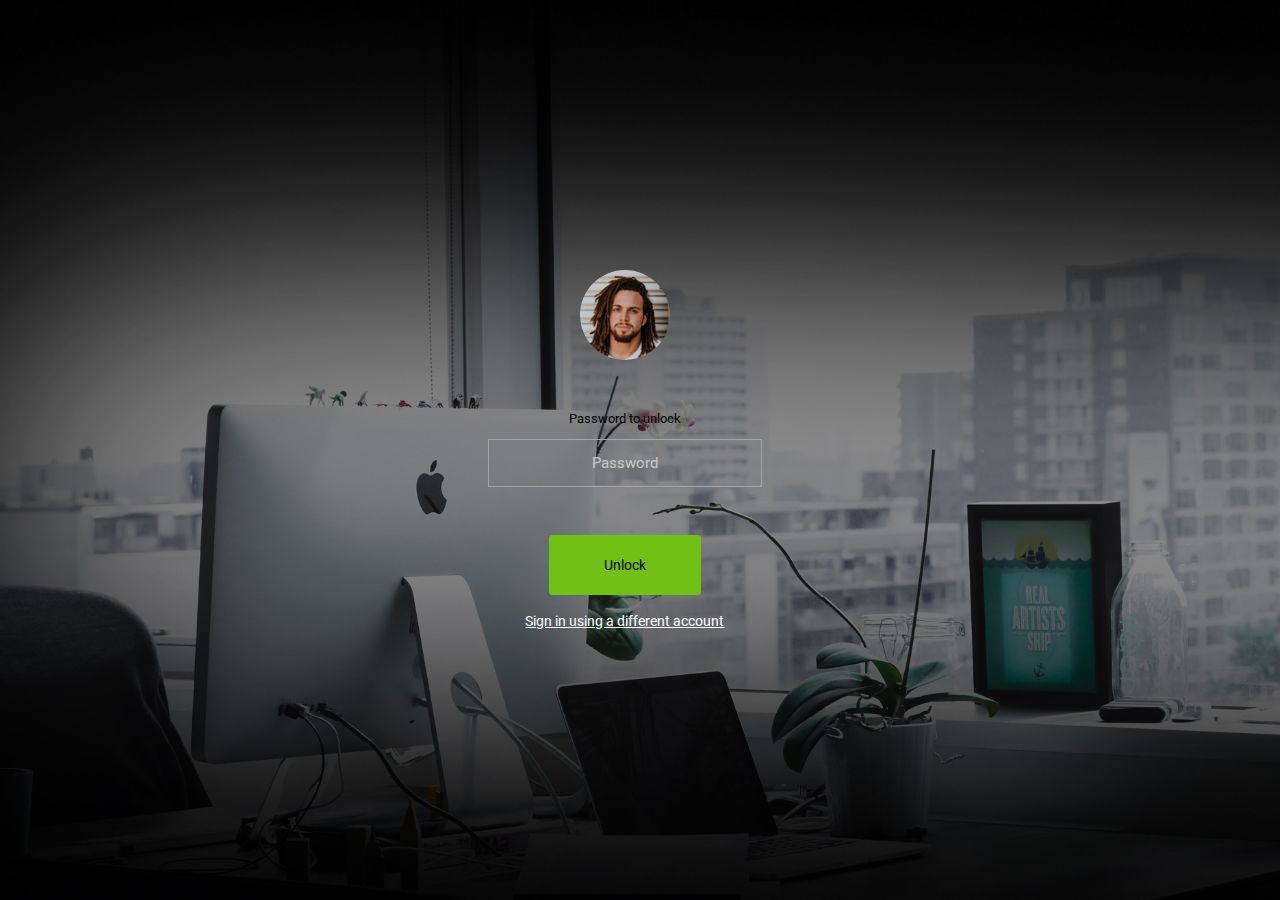
<file: static/admin/pages/samples/lock-screen.html>
<!DOCTYPE html>
<html lang="en">

<head>
  <!-- Required meta tags -->
  <meta charset="utf-8">
  <meta name="viewport" content="width=device-width, initial-scale=1, shrink-to-fit=no">
  <title>RoyalUI Admin</title>
  <!-- plugins:css -->
  <link rel="stylesheet" href="../../vendors/ti-icons/css/themify-icons.css">
  <link rel="stylesheet" href="../../vendors/base/vendor.bundle.base.css">
  <!-- endinject -->
  <!-- plugin css for this page -->
  <!-- End plugin css for this page -->
  <!-- inject:css -->
  <link rel="stylesheet" href="../../css/style.css">
  <!-- endinject -->
  <link rel="shortcut icon" href="../../images/favicon.png" />
</head>

<body>
  <div class="container-scroller">
    <div class="container-fluid page-body-wrapper full-page-wrapper">
      <div class="content-wrapper d-flex align-items-center auth lock-full-bg">
        <div class="row w-100">
          <div class="col-lg-4 mx-auto">
            <div class="auth-form-transparent text-left p-5 text-center">
              <img src="../../images/faces/face13.jpg" class="lock-profile-img" alt="img">
              <form class="pt-5">
                <div class="form-group">
                  <label for="examplePassword1">Password to unlock</label>
                  <input type="password" class="form-control text-center" id="examplePassword1" placeholder="Password">
                </div>
                <div class="mt-5">
                  <a class="btn btn-block btn-success btn-lg font-weight-medium" href="../../index.html">Unlock</a>
                </div>
                <div class="mt-3 text-center">
                  <a href="#" class="auth-link text-white">Sign in using a different account</a>
                </div>
              </form>
            </div>
          </div>
        </div>
      </div>
      <!-- content-wrapper ends -->
    </div>
    <!-- page-body-wrapper ends -->
  </div>
  <!-- container-scroller -->
  <!-- plugins:js -->
  <script src="../../vendors/base/vendor.bundle.base.js"></script>
  <!-- endinject -->
  <!-- inject:js -->
  <script src="../../js/off-canvas.js"></script>
  <script src="../../js/hoverable-collapse.js"></script>
  <script src="../../js/template.js"></script>
  <script src="../../js/todolist.js"></script>
  <!-- endinject -->
</body>

</html>
</file>
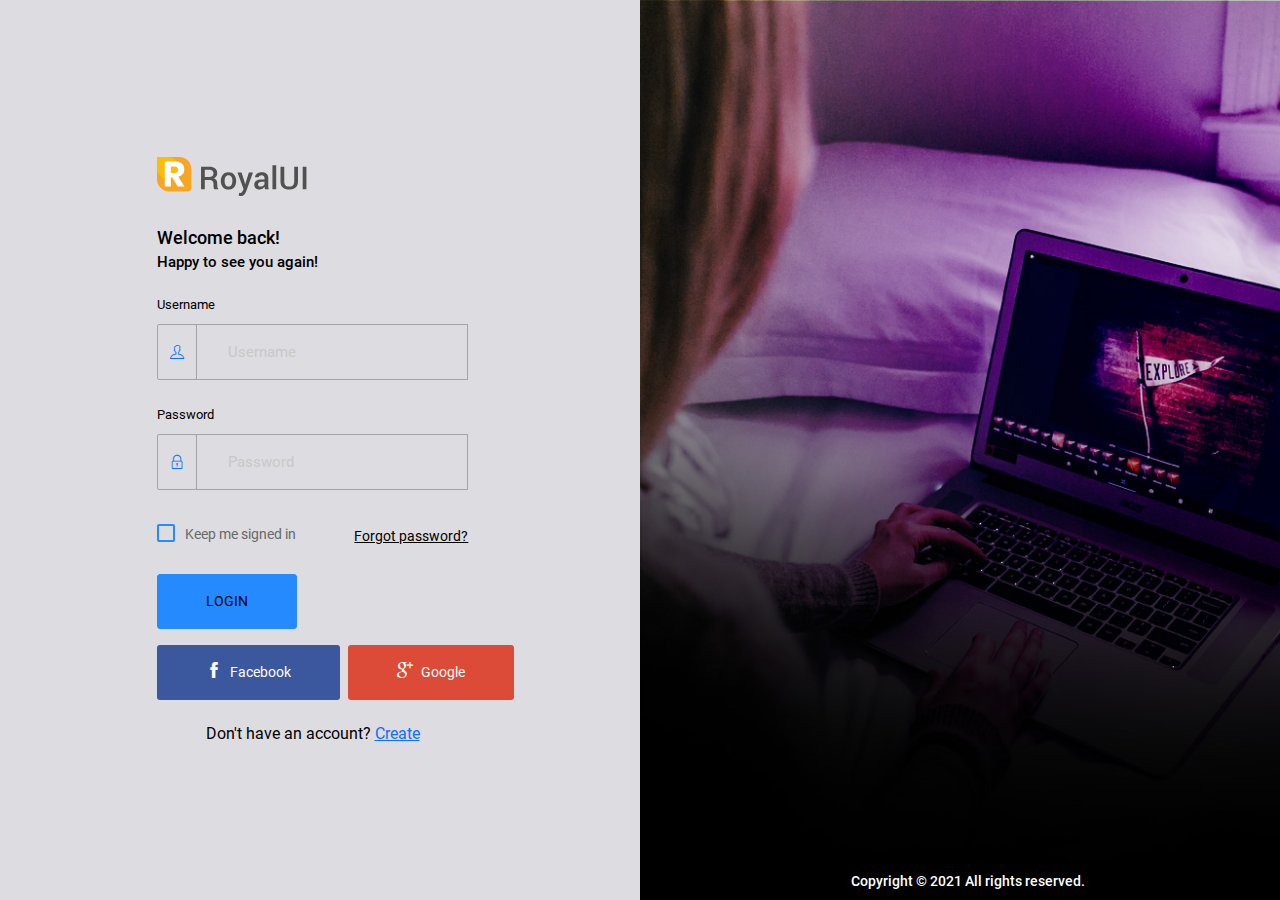
<file: static/admin/pages/samples/login-2.html>
<!DOCTYPE html>
<html lang="en">

<head>
  <!-- Required meta tags -->
  <meta charset="utf-8">
  <meta name="viewport" content="width=device-width, initial-scale=1, shrink-to-fit=no">
  <title>RoyalUI Admin</title>
  <!-- plugins:css -->
  <link rel="stylesheet" href="../../vendors/ti-icons/css/themify-icons.css">
  <link rel="stylesheet" href="../../vendors/base/vendor.bundle.base.css">
  <!-- endinject -->
  <!-- plugin css for this page -->
  <!-- End plugin css for this page -->
  <!-- inject:css -->
  <link rel="stylesheet" href="../../css/style.css">
  <!-- endinject -->
  <link rel="shortcut icon" href="../../images/favicon.png" />
</head>

<body>
  <div class="container-scroller">
    <div class="container-fluid page-body-wrapper full-page-wrapper">
      <div class="content-wrapper d-flex align-items-stretch auth auth-img-bg">
        <div class="row flex-grow">
          <div class="col-lg-6 d-flex align-items-center justify-content-center">
            <div class="auth-form-transparent text-left p-3">
              <div class="brand-logo">
                <img src="../../images/logo.svg" alt="logo">
              </div>
              <h4>Welcome back!</h4>
              <h6 class="font-weight-light">Happy to see you again!</h6>
              <form class="pt-3">
                <div class="form-group">
                  <label for="exampleInputEmail">Username</label>
                  <div class="input-group">
                    <div class="input-group-prepend bg-transparent">
                      <span class="input-group-text bg-transparent border-right-0">
                        <i class="ti-user text-primary"></i>
                      </span>
                    </div>
                    <input type="text" class="form-control form-control-lg border-left-0" id="exampleInputEmail" placeholder="Username">
                  </div>
                </div>
                <div class="form-group">
                  <label for="exampleInputPassword">Password</label>
                  <div class="input-group">
                    <div class="input-group-prepend bg-transparent">
                      <span class="input-group-text bg-transparent border-right-0">
                        <i class="ti-lock text-primary"></i>
                      </span>
                    </div>
                    <input type="password" class="form-control form-control-lg border-left-0" id="exampleInputPassword" placeholder="Password">                        
                  </div>
                </div>
                <div class="my-2 d-flex justify-content-between align-items-center">
                  <div class="form-check">
                    <label class="form-check-label text-muted">
                      <input type="checkbox" class="form-check-input">
                      Keep me signed in
                    </label>
                  </div>
                  <a href="#" class="auth-link text-black">Forgot password?</a>
                </div>
                <div class="my-3">
                  <a class="btn btn-block btn-primary btn-lg font-weight-medium auth-form-btn" href="../../index.html">LOGIN</a>
                </div>
                <div class="mb-2 d-flex">
                  <button type="button" class="btn btn-facebook auth-form-btn flex-grow me-1">
                    <i class="ti-facebook me-2"></i>Facebook
                  </button>
                  <button type="button" class="btn btn-google auth-form-btn flex-grow ms-1">
                    <i class="ti-google me-2"></i>Google
                  </button>
                </div>
                <div class="text-center mt-4 font-weight-light">
                  Don't have an account? <a href="register-2.html" class="text-primary">Create</a>
                </div>
              </form>
            </div>
          </div>
          <div class="col-lg-6 login-half-bg d-flex flex-row">
            <p class="text-white font-weight-medium text-center flex-grow align-self-end">Copyright &copy; 2021  All rights reserved.</p>
          </div>
        </div>
      </div>
      <!-- content-wrapper ends -->
    </div>
    <!-- page-body-wrapper ends -->
  </div>
  <!-- container-scroller -->
  <!-- plugins:js -->
  <script src="../../vendors/base/vendor.bundle.base.js"></script>
  <!-- endinject -->
  <!-- inject:js -->
  <script src="../../js/off-canvas.js"></script>
  <script src="../../js/hoverable-collapse.js"></script>
  <script src="../../js/template.js"></script>
  <script src="../../js/todolist.js"></script>
  <!-- endinject -->
</body>

</html>
</file>
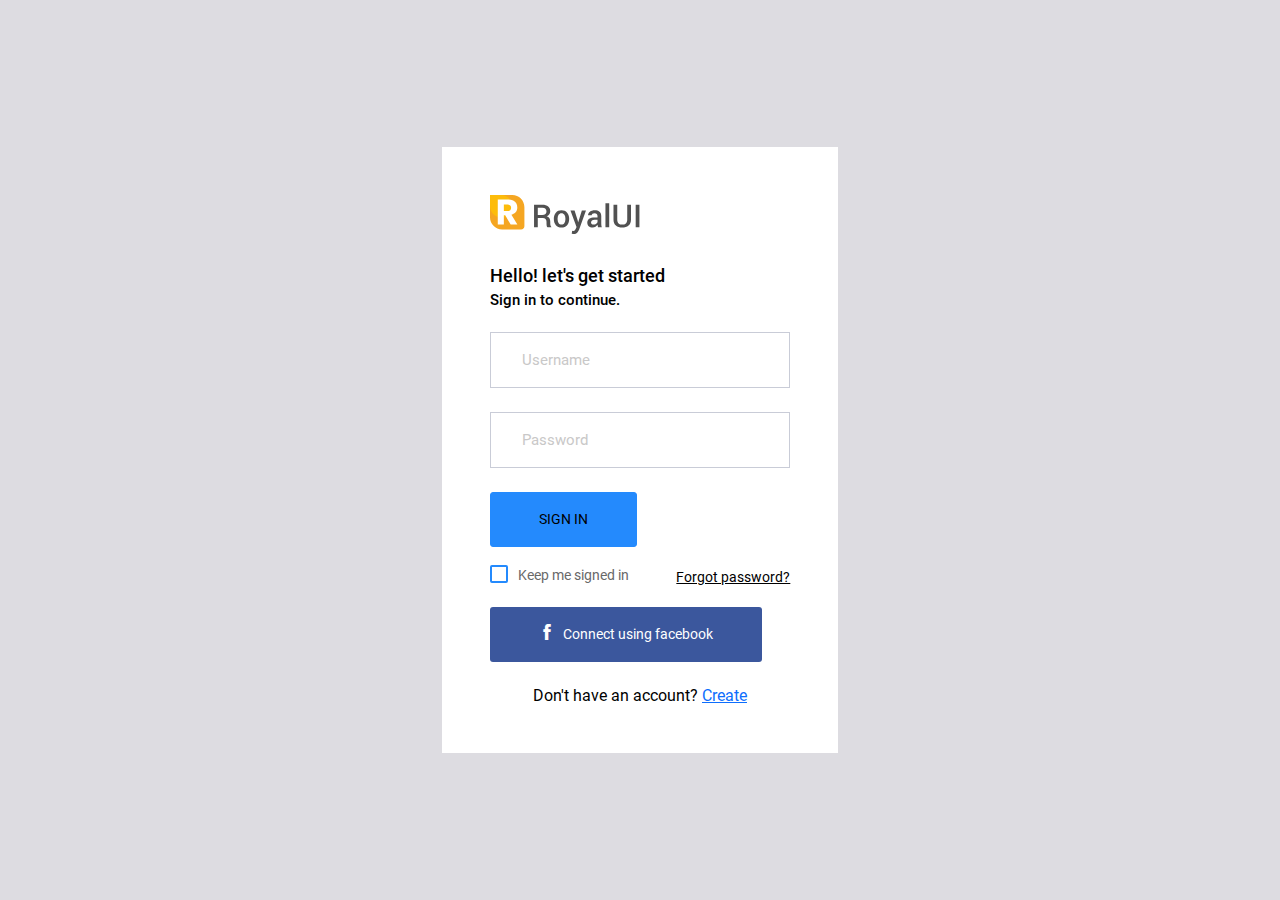
<file: static/admin/pages/samples/login.html>
<!DOCTYPE html>
<html lang="en">

<head>
  <!-- Required meta tags -->
  <meta charset="utf-8">
  <meta name="viewport" content="width=device-width, initial-scale=1, shrink-to-fit=no">
  <title>RoyalUI Admin</title>
  <!-- plugins:css -->
  <link rel="stylesheet" href="../../vendors/ti-icons/css/themify-icons.css">
  <link rel="stylesheet" href="../../vendors/base/vendor.bundle.base.css">
  <!-- endinject -->
  <!-- plugin css for this page -->
  <!-- End plugin css for this page -->
  <!-- inject:css -->
  <link rel="stylesheet" href="../../css/style.css">
  <!-- endinject -->
  <link rel="shortcut icon" href="../../images/favicon.png" />
</head>

<body>
  <div class="container-scroller">
    <div class="container-fluid page-body-wrapper full-page-wrapper">
      <div class="content-wrapper d-flex align-items-center auth px-0">
        <div class="row w-100 mx-0">
          <div class="col-lg-4 mx-auto">
            <div class="auth-form-light text-left py-5 px-4 px-sm-5">
              <div class="brand-logo">
                <img src="../../images/logo.svg" alt="logo">
              </div>
              <h4>Hello! let's get started</h4>
              <h6 class="font-weight-light">Sign in to continue.</h6>
              <form class="pt-3">
                <div class="form-group">
                  <input type="email" class="form-control form-control-lg" id="exampleInputEmail1" placeholder="Username">
                </div>
                <div class="form-group">
                  <input type="password" class="form-control form-control-lg" id="exampleInputPassword1" placeholder="Password">
                </div>
                <div class="mt-3">
                  <a class="btn btn-block btn-primary btn-lg font-weight-medium auth-form-btn" href="../../index.html">SIGN IN</a>
                </div>
                <div class="my-2 d-flex justify-content-between align-items-center">
                  <div class="form-check">
                    <label class="form-check-label text-muted">
                      <input type="checkbox" class="form-check-input">
                      Keep me signed in
                    </label>
                  </div>
                  <a href="#" class="auth-link text-black">Forgot password?</a>
                </div>
                <div class="mb-2">
                  <button type="button" class="btn btn-block btn-facebook auth-form-btn">
                    <i class="ti-facebook me-2"></i>Connect using facebook
                  </button>
                </div>
                <div class="text-center mt-4 font-weight-light">
                  Don't have an account? <a href="register.html" class="text-primary">Create</a>
                </div>
              </form>
            </div>
          </div>
        </div>
      </div>
      <!-- content-wrapper ends -->
    </div>
    <!-- page-body-wrapper ends -->
  </div>
  <!-- container-scroller -->
  <!-- plugins:js -->
  <script src="../../vendors/base/vendor.bundle.base.js"></script>
  <!-- endinject -->
  <!-- inject:js -->
  <script src="../../js/off-canvas.js"></script>
  <script src="../../js/hoverable-collapse.js"></script>
  <script src="../../js/template.js"></script>
  <script src="../../js/todolist.js"></script>
  <!-- endinject -->
</body>

</html>
</file>
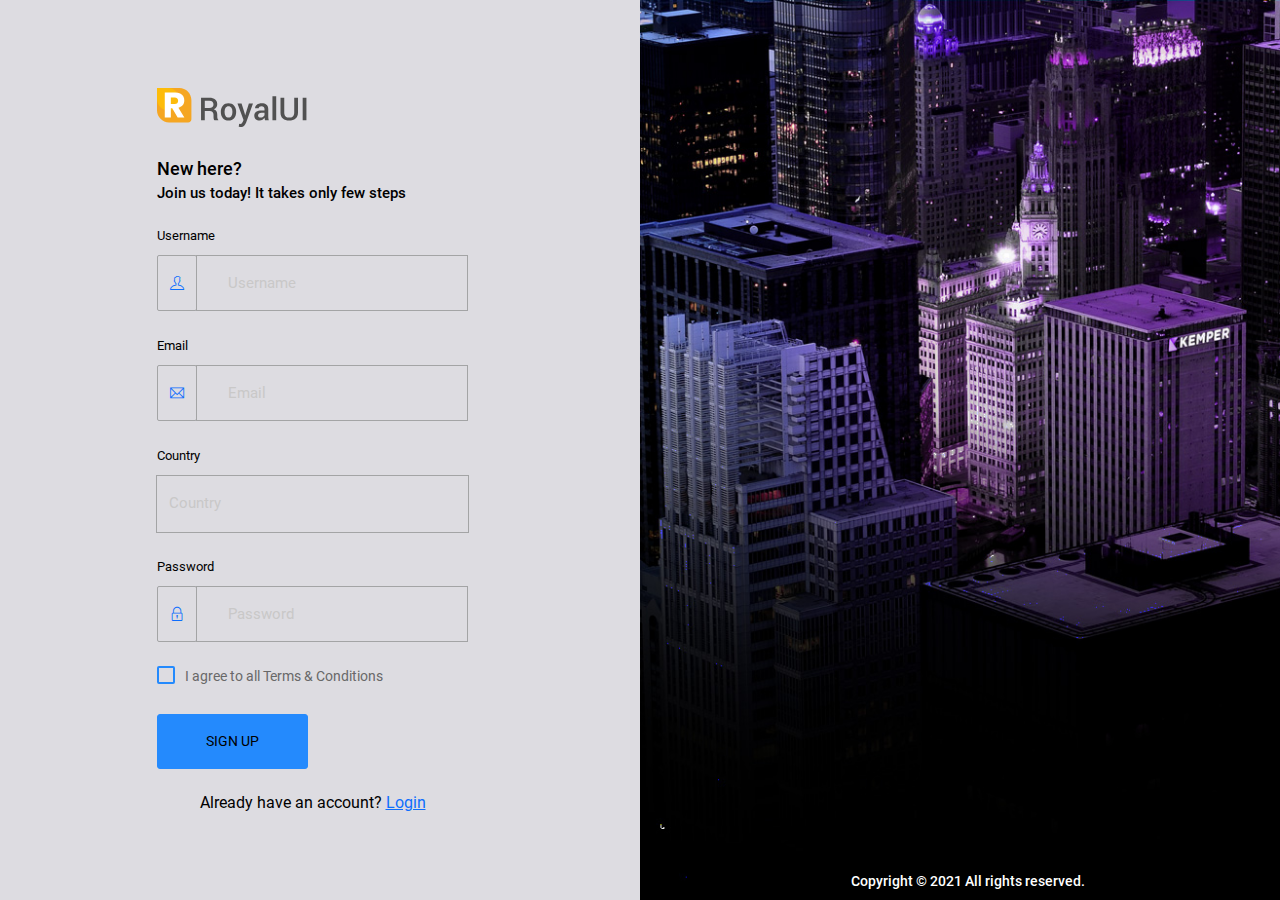
<file: static/admin/pages/samples/register-2.html>
<!DOCTYPE html>
<html lang="en">

<head>
  <!-- Required meta tags -->
  <meta charset="utf-8">
  <meta name="viewport" content="width=device-width, initial-scale=1, shrink-to-fit=no">
  <title>RoyalUI Admin</title>
  <!-- plugins:css -->
  <link rel="stylesheet" href="../../vendors/ti-icons/css/themify-icons.css">
  <link rel="stylesheet" href="../../vendors/base/vendor.bundle.base.css">
  <!-- endinject -->
  <!-- plugin css for this page -->
  <!-- End plugin css for this page -->
  <!-- inject:css -->
  <link rel="stylesheet" href="../../css/style.css">
  <!-- endinject -->
  <link rel="shortcut icon" href="../../images/favicon.png" />
</head>

<body>
  <div class="container-scroller">
    <div class="container-fluid page-body-wrapper full-page-wrapper">
      <div class="content-wrapper d-flex align-items-stretch auth auth-img-bg">
        <div class="row flex-grow">
          <div class="col-lg-6 d-flex align-items-center justify-content-center">
            <div class="auth-form-transparent text-left p-3">
              <div class="brand-logo">
                <img src="../../images/logo.svg" alt="logo">
              </div>
              <h4>New here?</h4>
              <h6 class="font-weight-light">Join us today! It takes only few steps</h6>
              <form class="pt-3">
                <div class="form-group">
                  <label>Username</label>
                  <div class="input-group">
                    <div class="input-group-prepend bg-transparent">
                      <span class="input-group-text bg-transparent border-right-0">
                        <i class="ti-user text-primary"></i>
                      </span>
                    </div>
                    <input type="text" class="form-control form-control-lg border-left-0" placeholder="Username">
                  </div>
                </div>
                <div class="form-group">
                  <label>Email</label>
                  <div class="input-group">
                    <div class="input-group-prepend bg-transparent">
                      <span class="input-group-text bg-transparent border-right-0">
                        <i class="ti-email text-primary"></i>
                      </span>
                    </div>
                    <input type="email" class="form-control form-control-lg border-left-0" placeholder="Email">
                  </div>
                </div>
                <div class="form-group">
                  <label>Country</label>
                  <select class="form-control form-control-lg" id="exampleFormControlSelect2">
                    <option>Country</option>
                    <option>United States of America</option>
                    <option>United Kingdom</option>
                    <option>India</option>
                    <option>Germany</option>
                    <option>Argentina</option>
                  </select>
                </div>
                <div class="form-group">
                  <label>Password</label>
                  <div class="input-group">
                    <div class="input-group-prepend bg-transparent">
                      <span class="input-group-text bg-transparent border-right-0">
                        <i class="ti-lock text-primary"></i>
                      </span>
                    </div>
                    <input type="password" class="form-control form-control-lg border-left-0" id="exampleInputPassword" placeholder="Password">                        
                  </div>
                </div>
                <div class="mb-4">
                  <div class="form-check">
                    <label class="form-check-label text-muted">
                      <input type="checkbox" class="form-check-input">
                      I agree to all Terms & Conditions
                    </label>
                  </div>
                </div>
                <div class="mt-3">
                  <a class="btn btn-block btn-primary btn-lg font-weight-medium auth-form-btn" href="../../index.html">SIGN UP</a>
                </div>
                <div class="text-center mt-4 font-weight-light">
                  Already have an account? <a href="login.html" class="text-primary">Login</a>
                </div>
              </form>
            </div>
          </div>
          <div class="col-lg-6 register-half-bg d-flex flex-row">
            <p class="text-white font-weight-medium text-center flex-grow align-self-end">Copyright &copy; 2021  All rights reserved.</p>
          </div>
        </div>
      </div>
      <!-- content-wrapper ends -->
    </div>
    <!-- page-body-wrapper ends -->
  </div>
  <!-- container-scroller -->
  <!-- plugins:js -->
  <script src="../../vendors/base/vendor.bundle.base.js"></script>
  <!-- endinject -->
  <!-- inject:js -->
  <script src="../../js/off-canvas.js"></script>
  <script src="../../js/hoverable-collapse.js"></script>
  <script src="../../js/template.js"></script>
  <script src="../../js/todolist.js"></script>
  <!-- endinject -->
</body>

</html>
</file>
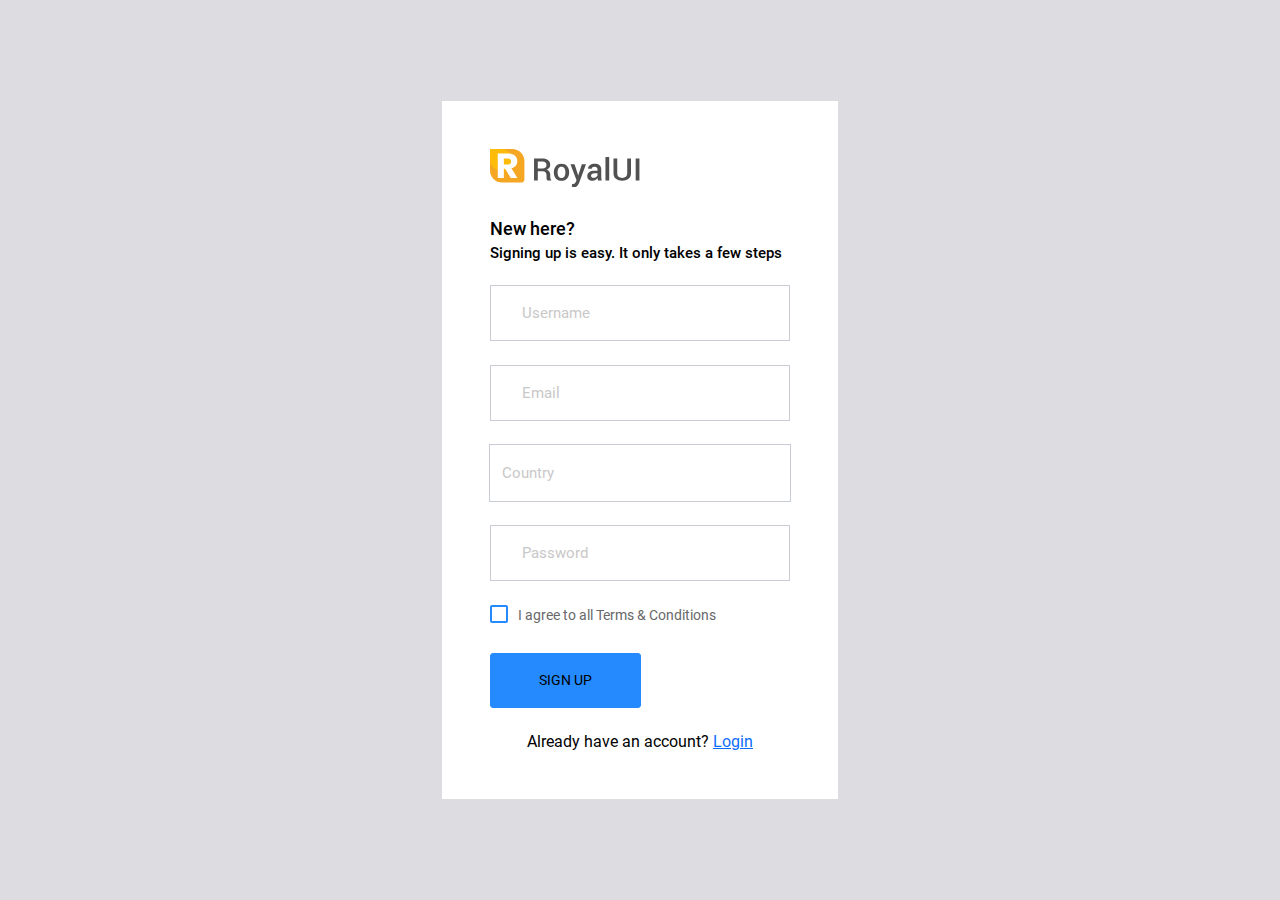
<file: static/admin/pages/samples/register.html>
<!DOCTYPE html>
<html lang="en">

<head>
  <!-- Required meta tags -->
  <meta charset="utf-8">
  <meta name="viewport" content="width=device-width, initial-scale=1, shrink-to-fit=no">
  <title>RoyalUI Admin</title>
  <!-- plugins:css -->
  <link rel="stylesheet" href="../../vendors/ti-icons/css/themify-icons.css">
  <link rel="stylesheet" href="../../vendors/base/vendor.bundle.base.css">
  <!-- endinject -->
  <!-- plugin css for this page -->
  <!-- End plugin css for this page -->
  <!-- inject:css -->
  <link rel="stylesheet" href="../../css/style.css">
  <!-- endinject -->
  <link rel="shortcut icon" href="../../images/favicon.png" />
</head>

<body>
  <div class="container-scroller">
    <div class="container-fluid page-body-wrapper full-page-wrapper">
      <div class="content-wrapper d-flex align-items-center auth px-0">
        <div class="row w-100 mx-0">
          <div class="col-lg-4 mx-auto">
            <div class="auth-form-light text-left py-5 px-4 px-sm-5">
              <div class="brand-logo">
                <img src="../../images/logo.svg" alt="logo">
              </div>
              <h4>New here?</h4>
              <h6 class="font-weight-light">Signing up is easy. It only takes a few steps</h6>
              <form class="pt-3">
                <div class="form-group">
                  <input type="text" class="form-control form-control-lg" id="exampleInputUsername1" placeholder="Username">
                </div>
                <div class="form-group">
                  <input type="email" class="form-control form-control-lg" id="exampleInputEmail1" placeholder="Email">
                </div>
                <div class="form-group">
                  <select class="form-control form-control-lg" id="exampleFormControlSelect2">
                    <option>Country</option>
                    <option>United States of America</option>
                    <option>United Kingdom</option>
                    <option>India</option>
                    <option>Germany</option>
                    <option>Argentina</option>
                  </select>
                </div>
                <div class="form-group">
                  <input type="password" class="form-control form-control-lg" id="exampleInputPassword1" placeholder="Password">
                </div>
                <div class="mb-4">
                  <div class="form-check">
                    <label class="form-check-label text-muted">
                      <input type="checkbox" class="form-check-input">
                      I agree to all Terms & Conditions
                    </label>
                  </div>
                </div>
                <div class="mt-3">
                  <a class="btn btn-block btn-primary btn-lg font-weight-medium auth-form-btn" href="../../index.html">SIGN UP</a>
                </div>
                <div class="text-center mt-4 font-weight-light">
                  Already have an account? <a href="login.html" class="text-primary">Login</a>
                </div>
              </form>
            </div>
          </div>
        </div>
      </div>
      <!-- content-wrapper ends -->
    </div>
    <!-- page-body-wrapper ends -->
  </div>
  <!-- container-scroller -->
  <!-- plugins:js -->
  <script src="../../vendors/base/vendor.bundle.base.js"></script>
  <!-- endinject -->
  <!-- inject:js -->
  <script src="../../js/off-canvas.js"></script>
  <script src="../../js/hoverable-collapse.js"></script>
  <script src="../../js/template.js"></script>
  <script src="../../js/todolist.js"></script>
  <!-- endinject -->
</body>

</html>
</file>
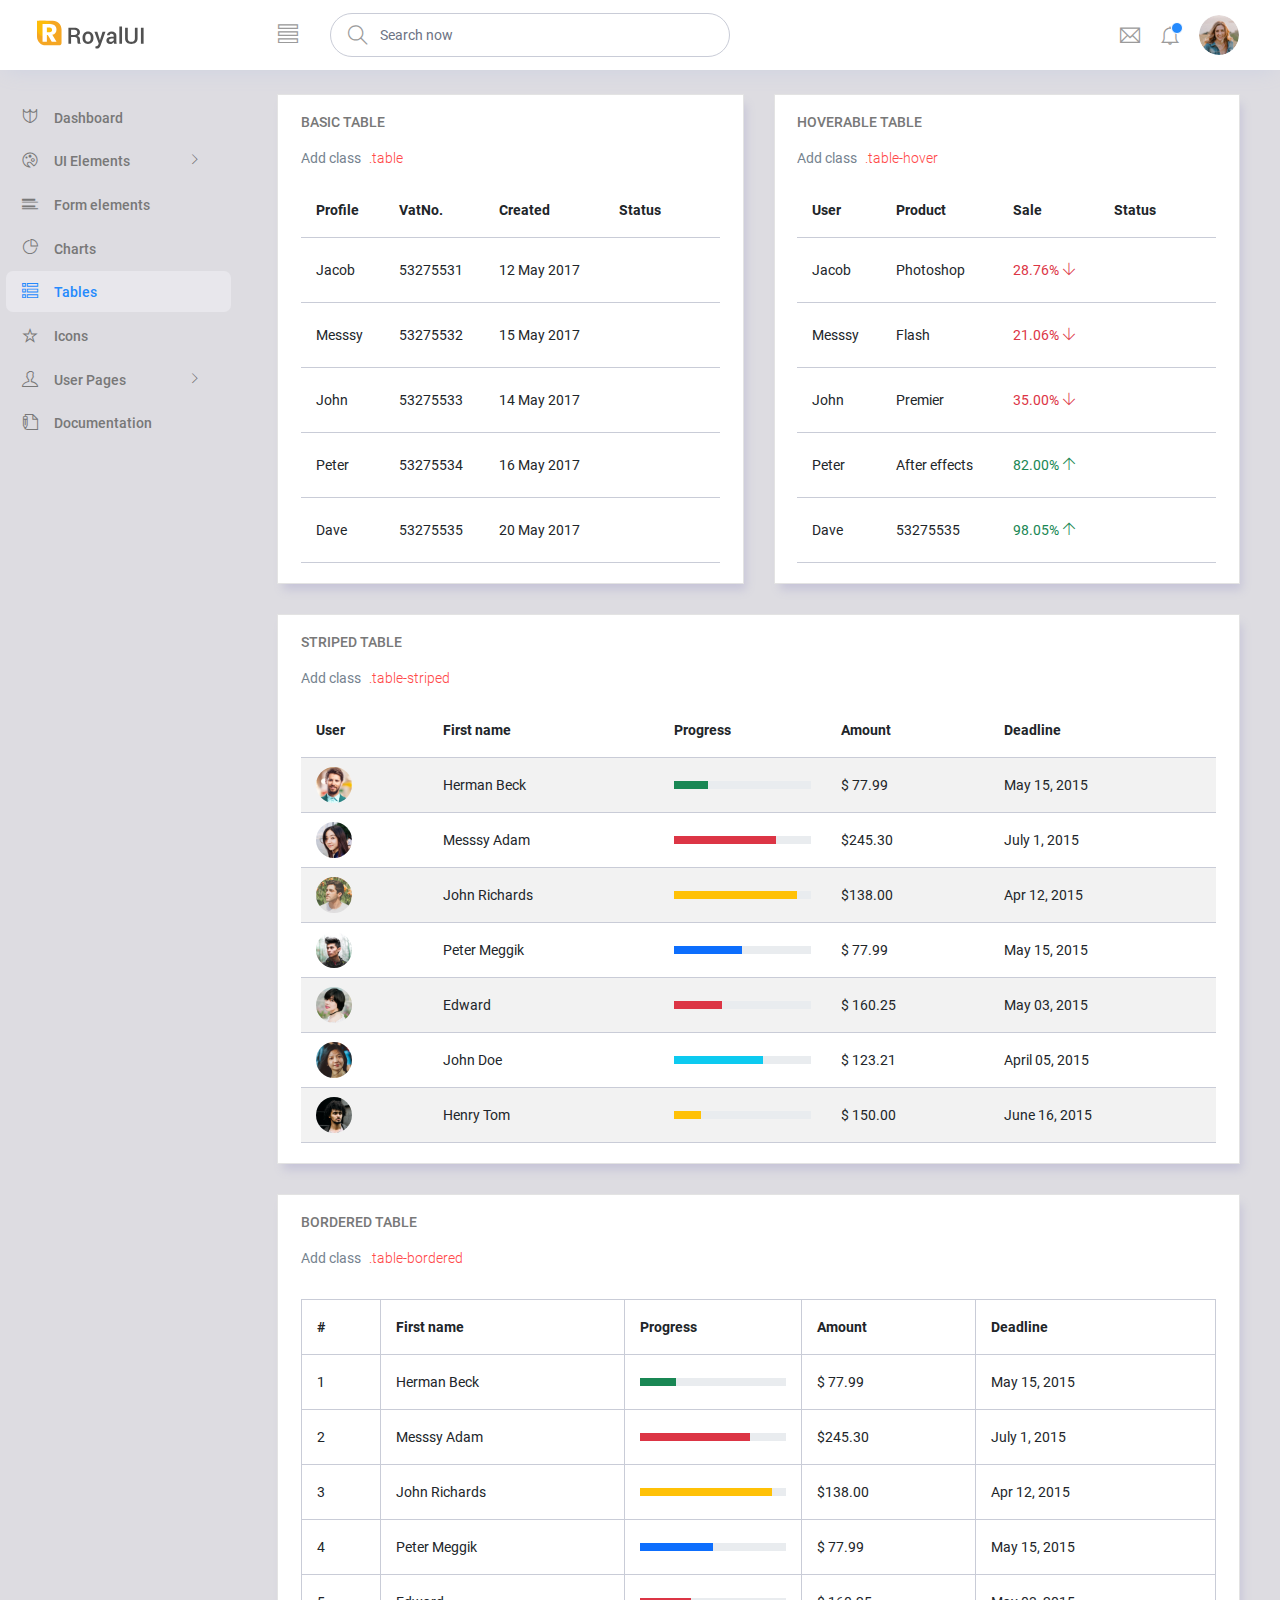
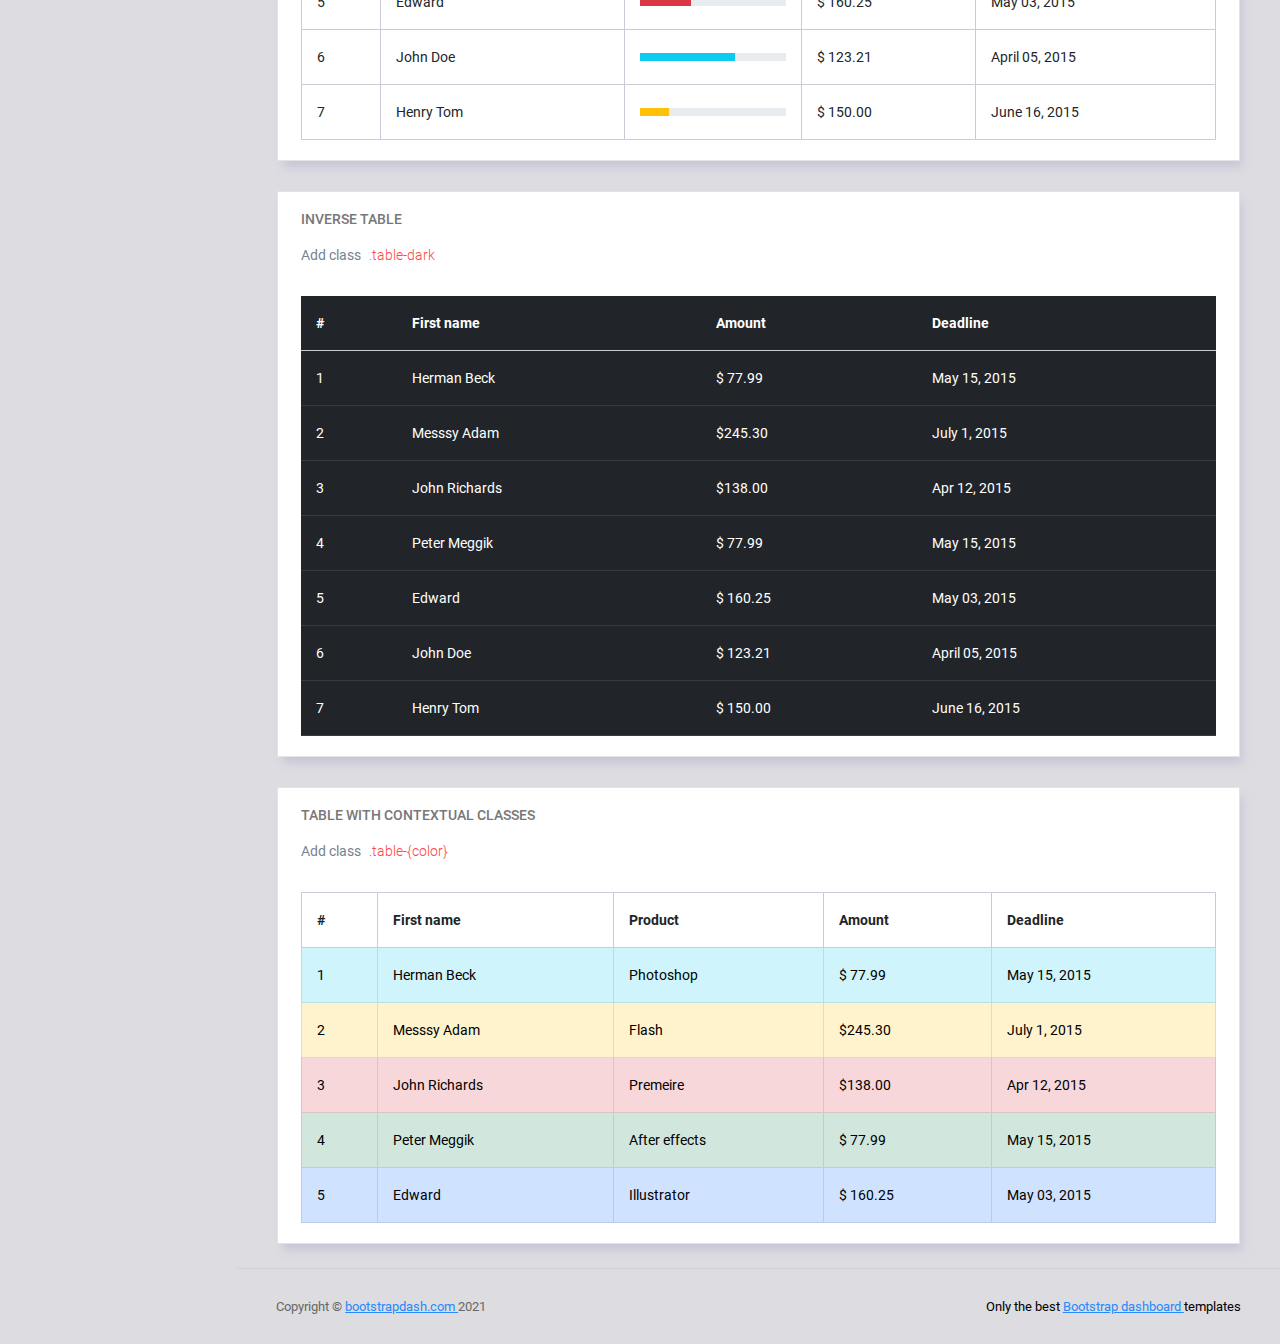
<file: static/admin/pages/tables/basic-table.html>
<!DOCTYPE html>
<html lang="en">

<head>
  <!-- Required meta tags -->
  <meta charset="utf-8">
  <meta name="viewport" content="width=device-width, initial-scale=1, shrink-to-fit=no">
  <title>RoyalUI Admin</title>
  <!-- plugins:css -->
  <link rel="stylesheet" href="../../vendors/ti-icons/css/themify-icons.css">
  <link rel="stylesheet" href="../../vendors/base/vendor.bundle.base.css">
  <!-- endinject -->
  <!-- inject:css -->
  <link rel="stylesheet" href="../../css/style.css">
  <!-- endinject -->
  <link rel="shortcut icon" href="../../images/favicon.png" />
</head>

<body>
  <div class="container-scroller">
    <!-- partial:../../partials/_navbar.html -->
    <nav class="navbar col-lg-12 col-12 p-0 fixed-top d-flex flex-row">
      <div class="text-center navbar-brand-wrapper d-flex align-items-center justify-content-center">
        <a class="navbar-brand brand-logo me-5" href="../../index.html"><img src="../../images/logo.svg" class="me-2" alt="logo"/></a>
        <a class="navbar-brand brand-logo-mini" href="../../index.html"><img src="../../images/logo-mini.svg" alt="logo"/></a>
      </div>
      <div class="navbar-menu-wrapper d-flex align-items-center justify-content-end">
        <button class="navbar-toggler navbar-toggler align-self-center" type="button" data-toggle="minimize">
          <span class="ti-view-list"></span>
        </button>
        <ul class="navbar-nav mr-lg-2">
          <li class="nav-item nav-search d-none d-lg-block">
            <div class="input-group">
              <div class="input-group-prepend hover-cursor" id="navbar-search-icon">
                <span class="input-group-text" id="search">
                  <i class="ti-search"></i>
                </span>
              </div>
              <input type="text" class="form-control" id="navbar-search-input" placeholder="Search now" aria-label="search" aria-describedby="search">
            </div>
          </li>
        </ul>
        <ul class="navbar-nav navbar-nav-right">
          <li class="nav-item dropdown me-1">
            <a class="nav-link count-indicator dropdown-toggle d-flex justify-content-center align-items-center" id="messageDropdown" href="#" data-bs-toggle="dropdown">
              <i class="ti-email mx-0"></i>
            </a>
            <div class="dropdown-menu dropdown-menu-right navbar-dropdown" aria-labelledby="messageDropdown">
              <p class="mb-0 font-weight-normal float-left dropdown-header">Messages</p>
              <a class="dropdown-item">
                <div class="item-thumbnail">
                    <img src="../../images/faces/face4.jpg" alt="image" class="profile-pic">
                </div>
                <div class="item-content flex-grow">
                  <h6 class="ellipsis font-weight-normal">David Grey
                  </h6>
                  <p class="font-weight-light small-text text-muted mb-0">
                    The meeting is cancelled
                  </p>
                </div>
              </a>
              <a class="dropdown-item">
                <div class="item-thumbnail">
                    <img src="../../images/faces/face2.jpg" alt="image" class="profile-pic">
                </div>
                <div class="item-content flex-grow">
                  <h6 class="ellipsis font-weight-normal">Tim Cook
                  </h6>
                  <p class="font-weight-light small-text text-muted mb-0">
                    New product launch
                  </p>
                </div>
              </a>
              <a class="dropdown-item">
                <div class="item-thumbnail">
                    <img src="../../images/faces/face3.jpg" alt="image" class="profile-pic">
                </div>
                <div class="item-content flex-grow">
                  <h6 class="ellipsis font-weight-normal"> Johnson
                  </h6>
                  <p class="font-weight-light small-text text-muted mb-0">
                    Upcoming board meeting
                  </p>
                </div>
              </a>
            </div>
          </li>
          <li class="nav-item dropdown">
            <a class="nav-link count-indicator dropdown-toggle" id="notificationDropdown" href="#" data-bs-toggle="dropdown">
              <i class="ti-bell mx-0"></i>
              <span class="count"></span>
            </a>
            <div class="dropdown-menu dropdown-menu-right navbar-dropdown" aria-labelledby="notificationDropdown">
              <p class="mb-0 font-weight-normal float-left dropdown-header">Notifications</p>
              <a class="dropdown-item">
                <div class="item-thumbnail">
                  <div class="item-icon bg-success">
                    <i class="ti-info-alt mx-0"></i>
                  </div>
                </div>
                <div class="item-content">
                  <h6 class="font-weight-normal">Application Error</h6>
                  <p class="font-weight-light small-text mb-0 text-muted">
                    Just now
                  </p>
                </div>
              </a>
              <a class="dropdown-item">
                <div class="item-thumbnail">
                  <div class="item-icon bg-warning">
                    <i class="ti-settings mx-0"></i>
                  </div>
                </div>
                <div class="item-content">
                  <h6 class="font-weight-normal">Settings</h6>
                  <p class="font-weight-light small-text mb-0 text-muted">
                    Private message
                  </p>
                </div>
              </a>
              <a class="dropdown-item">
                <div class="item-thumbnail">
                  <div class="item-icon bg-info">
                    <i class="ti-user mx-0"></i>
                  </div>
                </div>
                <div class="item-content">
                  <h6 class="font-weight-normal">New user registration</h6>
                  <p class="font-weight-light small-text mb-0 text-muted">
                    2 days ago
                  </p>
                </div>
              </a>
            </div>
          </li>
          <li class="nav-item nav-profile dropdown">
            <a class="nav-link dropdown-toggle" href="#" data-bs-toggle="dropdown" id="profileDropdown">
              <img src="../../images/faces/face28.jpg" alt="profile"/>
            </a>
            <div class="dropdown-menu dropdown-menu-right navbar-dropdown" aria-labelledby="profileDropdown">
              <a class="dropdown-item">
                <i class="ti-settings text-primary"></i>
                Settings
              </a>
              <a class="dropdown-item">
                <i class="ti-power-off text-primary"></i>
                Logout
              </a>
            </div>
          </li>
        </ul>
        <button class="navbar-toggler navbar-toggler-right d-lg-none align-self-center" type="button" data-toggle="offcanvas">
          <span class="ti-view-list"></span>
        </button>
      </div>
    </nav>
    <!-- partial -->
    <div class="container-fluid page-body-wrapper">
      <!-- partial:../../partials/_sidebar.html -->
      <nav class="sidebar sidebar-offcanvas" id="sidebar">
        <ul class="nav">
          <li class="nav-item">
            <a class="nav-link" href="../../index.html">
              <i class="ti-shield menu-icon"></i>
              <span class="menu-title">Dashboard</span>
            </a>
          </li>
          <li class="nav-item">
            <a class="nav-link" data-bs-toggle="collapse" href="#ui-basic" aria-expanded="false" aria-controls="ui-basic">
              <i class="ti-palette menu-icon"></i>
              <span class="menu-title">UI Elements</span>
              <i class="menu-arrow"></i>
            </a>
            <div class="collapse" id="ui-basic">
              <ul class="nav flex-column sub-menu">
                <li class="nav-item"> <a class="nav-link" href="../../pages/ui-features/buttons.html">Buttons</a></li>
                <li class="nav-item"> <a class="nav-link" href="../../pages/ui-features/typography.html">Typography</a></li>
              </ul>
            </div>
          </li>
          <li class="nav-item">
            <a class="nav-link" href="../../pages/forms/basic_elements.html">
              <i class="ti-layout-list-post menu-icon"></i>
              <span class="menu-title">Form elements</span>
            </a>
          </li>
          <li class="nav-item">
            <a class="nav-link" href="../../pages/charts/chartjs.html">
              <i class="ti-pie-chart menu-icon"></i>
              <span class="menu-title">Charts</span>
            </a>
          </li>
          <li class="nav-item">
            <a class="nav-link" href="../../pages/tables/basic-table.html">
              <i class="ti-view-list-alt menu-icon"></i>
              <span class="menu-title">Tables</span>
            </a>
          </li>
          <li class="nav-item">
            <a class="nav-link" href="../../pages/icons/themify.html">
              <i class="ti-star menu-icon"></i>
              <span class="menu-title">Icons</span>
            </a>
          </li>
          <li class="nav-item">
            <a class="nav-link" data-bs-toggle="collapse" href="#auth" aria-expanded="false" aria-controls="auth">
              <i class="ti-user menu-icon"></i>
              <span class="menu-title">User Pages</span>
              <i class="menu-arrow"></i>
            </a>
            <div class="collapse" id="auth">
              <ul class="nav flex-column sub-menu">
                <li class="nav-item"> <a class="nav-link" href="../../pages/samples/login.html"> Login </a></li>
                <li class="nav-item"> <a class="nav-link" href="../../pages/samples/login-2.html"> Login 2 </a></li>
                <li class="nav-item"> <a class="nav-link" href="../../pages/samples/register.html"> Register </a></li>
                <li class="nav-item"> <a class="nav-link" href="../../pages/samples/register-2.html"> Register 2 </a></li>
                <li class="nav-item"> <a class="nav-link" href="../../pages/samples/lock-screen.html"> Lockscreen </a></li>
              </ul>
            </div>
          </li>
          <li class="nav-item">
            <a class="nav-link" href="../../documentation/documentation.html">
              <i class="ti-write menu-icon"></i>
              <span class="menu-title">Documentation</span>
            </a>
          </li>
        </ul>
      </nav>
      <!-- partial -->
      <div class="main-panel">
        <div class="content-wrapper">
          <div class="row">
            <div class="col-lg-6 grid-margin stretch-card">
              <div class="card">
                <div class="card-body">
                  <h4 class="card-title">Basic Table</h4>
                  <p class="card-description">
                    Add class <code>.table</code>
                  </p>
                  <div class="table-responsive">
                    <table class="table">
                      <thead>
                        <tr>
                          <th>Profile</th>
                          <th>VatNo.</th>
                          <th>Created</th>
                          <th>Status</th>
                        </tr>
                      </thead>
                      <tbody>
                        <tr>
                          <td>Jacob</td>
                          <td>53275531</td>
                          <td>12 May 2017</td>
                          <td><label class="badge badge-danger">Pending</label></td>
                        </tr>
                        <tr>
                          <td>Messsy</td>
                          <td>53275532</td>
                          <td>15 May 2017</td>
                          <td><label class="badge badge-warning">In progress</label></td>
                        </tr>
                        <tr>
                          <td>John</td>
                          <td>53275533</td>
                          <td>14 May 2017</td>
                          <td><label class="badge badge-info">Fixed</label></td>
                        </tr>
                        <tr>
                          <td>Peter</td>
                          <td>53275534</td>
                          <td>16 May 2017</td>
                          <td><label class="badge badge-success">Completed</label></td>
                        </tr>
                        <tr>
                          <td>Dave</td>
                          <td>53275535</td>
                          <td>20 May 2017</td>
                          <td><label class="badge badge-warning">In progress</label></td>
                        </tr>
                      </tbody>
                    </table>
                  </div>
                </div>
              </div>
            </div>
            <div class="col-lg-6 grid-margin stretch-card">
              <div class="card">
                <div class="card-body">
                  <h4 class="card-title">Hoverable Table</h4>
                  <p class="card-description">
                    Add class <code>.table-hover</code>
                  </p>
                  <div class="table-responsive">
                    <table class="table table-hover">
                      <thead>
                        <tr>
                          <th>User</th>
                          <th>Product</th>
                          <th>Sale</th>
                          <th>Status</th>
                        </tr>
                      </thead>
                      <tbody>
                        <tr>
                          <td>Jacob</td>
                          <td>Photoshop</td>
                          <td class="text-danger"> 28.76% <i class="ti-arrow-down"></i></td>
                          <td><label class="badge badge-danger">Pending</label></td>
                        </tr>
                        <tr>
                          <td>Messsy</td>
                          <td>Flash</td>
                          <td class="text-danger"> 21.06% <i class="ti-arrow-down"></i></td>
                          <td><label class="badge badge-warning">In progress</label></td>
                        </tr>
                        <tr>
                          <td>John</td>
                          <td>Premier</td>
                          <td class="text-danger"> 35.00% <i class="ti-arrow-down"></i></td>
                          <td><label class="badge badge-info">Fixed</label></td>
                        </tr>
                        <tr>
                          <td>Peter</td>
                          <td>After effects</td>
                          <td class="text-success"> 82.00% <i class="ti-arrow-up"></i></td>
                          <td><label class="badge badge-success">Completed</label></td>
                        </tr>
                        <tr>
                          <td>Dave</td>
                          <td>53275535</td>
                          <td class="text-success"> 98.05% <i class="ti-arrow-up"></i></td>
                          <td><label class="badge badge-warning">In progress</label></td>
                        </tr>
                      </tbody>
                    </table>
                  </div>
                </div>
              </div>
            </div>
            <div class="col-lg-12 grid-margin stretch-card">
              <div class="card">
                <div class="card-body">
                  <h4 class="card-title">Striped Table</h4>
                  <p class="card-description">
                    Add class <code>.table-striped</code>
                  </p>
                  <div class="table-responsive">
                    <table class="table table-striped">
                      <thead>
                        <tr>
                          <th>
                            User
                          </th>
                          <th>
                            First name
                          </th>
                          <th>
                            Progress
                          </th>
                          <th>
                            Amount
                          </th>
                          <th>
                            Deadline
                          </th>
                        </tr>
                      </thead>
                      <tbody>
                        <tr>
                          <td class="py-1">
                            <img src="../../images/faces/face1.jpg" alt="image"/>
                          </td>
                          <td>
                            Herman Beck
                          </td>
                          <td>
                            <div class="progress">
                              <div class="progress-bar bg-success" role="progressbar" style="width: 25%" aria-valuenow="25" aria-valuemin="0" aria-valuemax="100"></div>
                            </div>
                          </td>
                          <td>
                            $ 77.99
                          </td>
                          <td>
                            May 15, 2015
                          </td>
                        </tr>
                        <tr>
                          <td class="py-1">
                            <img src="../../images/faces/face2.jpg" alt="image"/>
                          </td>
                          <td>
                            Messsy Adam
                          </td>
                          <td>
                            <div class="progress">
                              <div class="progress-bar bg-danger" role="progressbar" style="width: 75%" aria-valuenow="75" aria-valuemin="0" aria-valuemax="100"></div>
                            </div>
                          </td>
                          <td>
                            $245.30
                          </td>
                          <td>
                            July 1, 2015
                          </td>
                        </tr>
                        <tr>
                          <td class="py-1">
                            <img src="../../images/faces/face3.jpg" alt="image"/>
                          </td>
                          <td>
                            John Richards
                          </td>
                          <td>
                            <div class="progress">
                              <div class="progress-bar bg-warning" role="progressbar" style="width: 90%" aria-valuenow="90" aria-valuemin="0" aria-valuemax="100"></div>
                            </div>
                          </td>
                          <td>
                            $138.00
                          </td>
                          <td>
                            Apr 12, 2015
                          </td>
                        </tr>
                        <tr>
                          <td class="py-1">
                            <img src="../../images/faces/face4.jpg" alt="image"/>
                          </td>
                          <td>
                            Peter Meggik
                          </td>
                          <td>
                            <div class="progress">
                              <div class="progress-bar bg-primary" role="progressbar" style="width: 50%" aria-valuenow="50" aria-valuemin="0" aria-valuemax="100"></div>
                            </div>
                          </td>
                          <td>
                            $ 77.99
                          </td>
                          <td>
                            May 15, 2015
                          </td>
                        </tr>
                        <tr>
                          <td class="py-1">
                            <img src="../../images/faces/face5.jpg" alt="image"/>
                          </td>
                          <td>
                            Edward
                          </td>
                          <td>
                            <div class="progress">
                              <div class="progress-bar bg-danger" role="progressbar" style="width: 35%" aria-valuenow="35" aria-valuemin="0" aria-valuemax="100"></div>
                            </div>
                          </td>
                          <td>
                            $ 160.25
                          </td>
                          <td>
                            May 03, 2015
                          </td>
                        </tr>
                        <tr>
                          <td class="py-1">
                            <img src="../../images/faces/face6.jpg" alt="image"/>
                          </td>
                          <td>
                            John Doe
                          </td>
                          <td>
                            <div class="progress">
                              <div class="progress-bar bg-info" role="progressbar" style="width: 65%" aria-valuenow="65" aria-valuemin="0" aria-valuemax="100"></div>
                            </div>
                          </td>
                          <td>
                            $ 123.21
                          </td>
                          <td>
                            April 05, 2015
                          </td>
                        </tr>
                        <tr>
                          <td class="py-1">
                            <img src="../../images/faces/face7.jpg" alt="image"/>
                          </td>
                          <td>
                            Henry Tom
                          </td>
                          <td>
                            <div class="progress">
                              <div class="progress-bar bg-warning" role="progressbar" style="width: 20%" aria-valuenow="20" aria-valuemin="0" aria-valuemax="100"></div>
                            </div>
                          </td>
                          <td>
                            $ 150.00
                          </td>
                          <td>
                            June 16, 2015
                          </td>
                        </tr>
                      </tbody>
                    </table>
                  </div>
                </div>
              </div>
            </div>
            <div class="col-lg-12 grid-margin stretch-card">
              <div class="card">
                <div class="card-body">
                  <h4 class="card-title">Bordered table</h4>
                  <p class="card-description">
                    Add class <code>.table-bordered</code>
                  </p>
                  <div class="table-responsive pt-3">
                    <table class="table table-bordered">
                      <thead>
                        <tr>
                          <th>
                            #
                          </th>
                          <th>
                            First name
                          </th>
                          <th>
                            Progress
                          </th>
                          <th>
                            Amount
                          </th>
                          <th>
                            Deadline
                          </th>
                        </tr>
                      </thead>
                      <tbody>
                        <tr>
                          <td>
                            1
                          </td>
                          <td>
                            Herman Beck
                          </td>
                          <td>
                            <div class="progress">
                              <div class="progress-bar bg-success" role="progressbar" style="width: 25%" aria-valuenow="25" aria-valuemin="0" aria-valuemax="100"></div>
                            </div>
                          </td>
                          <td>
                            $ 77.99
                          </td>
                          <td>
                            May 15, 2015
                          </td>
                        </tr>
                        <tr>
                          <td>
                            2
                          </td>
                          <td>
                            Messsy Adam
                          </td>
                          <td>
                            <div class="progress">
                              <div class="progress-bar bg-danger" role="progressbar" style="width: 75%" aria-valuenow="75" aria-valuemin="0" aria-valuemax="100"></div>
                            </div>
                          </td>
                          <td>
                            $245.30
                          </td>
                          <td>
                            July 1, 2015
                          </td>
                        </tr>
                        <tr>
                          <td>
                            3
                          </td>
                          <td>
                            John Richards
                          </td>
                          <td>
                            <div class="progress">
                              <div class="progress-bar bg-warning" role="progressbar" style="width: 90%" aria-valuenow="90" aria-valuemin="0" aria-valuemax="100"></div>
                            </div>
                          </td>
                          <td>
                            $138.00
                          </td>
                          <td>
                            Apr 12, 2015
                          </td>
                        </tr>
                        <tr>
                          <td>
                            4
                          </td>
                          <td>
                            Peter Meggik
                          </td>
                          <td>
                            <div class="progress">
                              <div class="progress-bar bg-primary" role="progressbar" style="width: 50%" aria-valuenow="50" aria-valuemin="0" aria-valuemax="100"></div>
                            </div>
                          </td>
                          <td>
                            $ 77.99
                          </td>
                          <td>
                            May 15, 2015
                          </td>
                        </tr>
                        <tr>
                          <td>
                            5
                          </td>
                          <td>
                            Edward
                          </td>
                          <td>
                            <div class="progress">
                              <div class="progress-bar bg-danger" role="progressbar" style="width: 35%" aria-valuenow="35" aria-valuemin="0" aria-valuemax="100"></div>
                            </div>
                          </td>
                          <td>
                            $ 160.25
                          </td>
                          <td>
                            May 03, 2015
                          </td>
                        </tr>
                        <tr>
                          <td>
                            6
                          </td>
                          <td>
                            John Doe
                          </td>
                          <td>
                            <div class="progress">
                              <div class="progress-bar bg-info" role="progressbar" style="width: 65%" aria-valuenow="65" aria-valuemin="0" aria-valuemax="100"></div>
                            </div>
                          </td>
                          <td>
                            $ 123.21
                          </td>
                          <td>
                            April 05, 2015
                          </td>
                        </tr>
                        <tr>
                          <td>
                            7
                          </td>
                          <td>
                            Henry Tom
                          </td>
                          <td>
                            <div class="progress">
                              <div class="progress-bar bg-warning" role="progressbar" style="width: 20%" aria-valuenow="20" aria-valuemin="0" aria-valuemax="100"></div>
                            </div>
                          </td>
                          <td>
                            $ 150.00
                          </td>
                          <td>
                            June 16, 2015
                          </td>
                        </tr>
                      </tbody>
                    </table>
                  </div>
                </div>
              </div>
            </div>
            <div class="col-lg-12 grid-margin stretch-card">
              <div class="card">
                <div class="card-body">
                  <h4 class="card-title">Inverse table</h4>
                  <p class="card-description">
                    Add class <code>.table-dark</code>
                  </p>
                  <div class="table-responsive pt-3">
                    <table class="table table-dark">
                      <thead>
                        <tr>
                          <th>
                            #
                          </th>
                          <th>
                            First name
                          </th>
                          <th>
                            Amount
                          </th>
                          <th>
                            Deadline
                          </th>
                        </tr>
                      </thead>
                      <tbody>
                        <tr>
                          <td>
                            1
                          </td>
                          <td>
                            Herman Beck
                          </td>
                          <td>
                            $ 77.99
                          </td>
                          <td>
                            May 15, 2015
                          </td>
                        </tr>
                        <tr>
                          <td>
                            2
                          </td>
                          <td>
                            Messsy Adam
                          </td>
                          <td>
                            $245.30
                          </td>
                          <td>
                            July 1, 2015
                          </td>
                        </tr>
                        <tr>
                          <td>
                            3
                          </td>
                          <td>
                            John Richards
                          </td>
                          <td>
                            $138.00
                          </td>
                          <td>
                            Apr 12, 2015
                          </td>
                        </tr>
                        <tr>
                          <td>
                            4
                          </td>
                          <td>
                            Peter Meggik
                          </td>
                          <td>
                            $ 77.99
                          </td>
                          <td>
                            May 15, 2015
                          </td>
                        </tr>
                        <tr>
                          <td>
                            5
                          </td>
                          <td>
                            Edward
                          </td>
                          <td>
                            $ 160.25
                          </td>
                          <td>
                            May 03, 2015
                          </td>
                        </tr>
                        <tr>
                          <td>
                            6
                          </td>
                          <td>
                            John Doe
                          </td>
                          <td>
                            $ 123.21
                          </td>
                          <td>
                            April 05, 2015
                          </td>
                        </tr>
                        <tr>
                          <td>
                            7
                          </td>
                          <td>
                            Henry Tom
                          </td>
                          <td>
                            $ 150.00
                          </td>
                          <td>
                            June 16, 2015
                          </td>
                        </tr>
                      </tbody>
                    </table>
                  </div>
                </div>
              </div>
            </div>
            <div class="col-lg-12 stretch-card">
              <div class="card">
                <div class="card-body">
                  <h4 class="card-title">Table with contextual classes</h4>
                  <p class="card-description">
                    Add class <code>.table-{color}</code>
                  </p>
                  <div class="table-responsive pt-3">
                    <table class="table table-bordered">
                      <thead>
                        <tr>
                          <th>
                            #
                          </th>
                          <th>
                            First name
                          </th>
                          <th>
                            Product
                          </th>
                          <th>
                            Amount
                          </th>
                          <th>
                            Deadline
                          </th>
                        </tr>
                      </thead>
                      <tbody>
                        <tr class="table-info">
                          <td>
                            1
                          </td>
                          <td>
                            Herman Beck
                          </td>
                          <td>
                            Photoshop
                          </td>
                          <td>
                            $ 77.99
                          </td>
                          <td>
                            May 15, 2015
                          </td>
                        </tr>
                        <tr class="table-warning">
                          <td>
                            2
                          </td>
                          <td>
                            Messsy Adam
                          </td>
                          <td>
                            Flash
                          </td>
                          <td>
                            $245.30
                          </td>
                          <td>
                            July 1, 2015
                          </td>
                        </tr>
                        <tr class="table-danger">
                          <td>
                            3
                          </td>
                          <td>
                            John Richards
                          </td>
                          <td>
                            Premeire
                          </td>
                          <td>
                            $138.00
                          </td>
                          <td>
                            Apr 12, 2015
                          </td>
                        </tr>
                        <tr class="table-success">
                          <td>
                            4
                          </td>
                          <td>
                            Peter Meggik
                          </td>
                          <td>
                            After effects
                          </td>
                          <td>
                            $ 77.99
                          </td>
                          <td>
                            May 15, 2015
                          </td>
                        </tr>
                        <tr class="table-primary">
                          <td>
                            5
                          </td>
                          <td>
                            Edward
                          </td>
                          <td>
                            Illustrator
                          </td>
                          <td>
                            $ 160.25
                          </td>
                          <td>
                            May 03, 2015
                          </td>
                        </tr>
                      </tbody>
                    </table>
                  </div>
                </div>
              </div>
            </div>
          </div>
        </div>
        <!-- content-wrapper ends -->
        <!-- partial:../../partials/_footer.html -->
        <footer class="footer">
          <div class="d-sm-flex justify-content-center justify-content-sm-between">
            <span class="text-muted text-center text-sm-left d-block d-sm-inline-block">Copyright © <a href="https://www.bootstrapdash.com/" target="_blank">bootstrapdash.com </a>2021</span>
            <span class="float-none float-sm-right d-block mt-1 mt-sm-0 text-center">Only the best <a href="https://www.bootstrapdash.com/" target="_blank"> Bootstrap dashboard </a> templates</span>
          </div>
        </footer>
        <!-- partial -->
      </div>
      <!-- main-panel ends -->
    </div>
    <!-- page-body-wrapper ends -->
  </div>
  <!-- container-scroller -->
  <!-- plugins:js -->
  <script src="../../vendors/base/vendor.bundle.base.js"></script>
  <!-- endinject -->
  <!-- Plugin js for this page-->
  <!-- End plugin js for this page-->
  <!-- inject:js -->
  <script src="../../js/off-canvas.js"></script>
  <script src="../../js/hoverable-collapse.js"></script>
  <script src="../../js/template.js"></script>
  <script src="../../js/todolist.js"></script>
  <!-- endinject -->
  <!-- Custom js for this page-->
  <!-- End custom js for this page-->
</body>

</html>
</file>
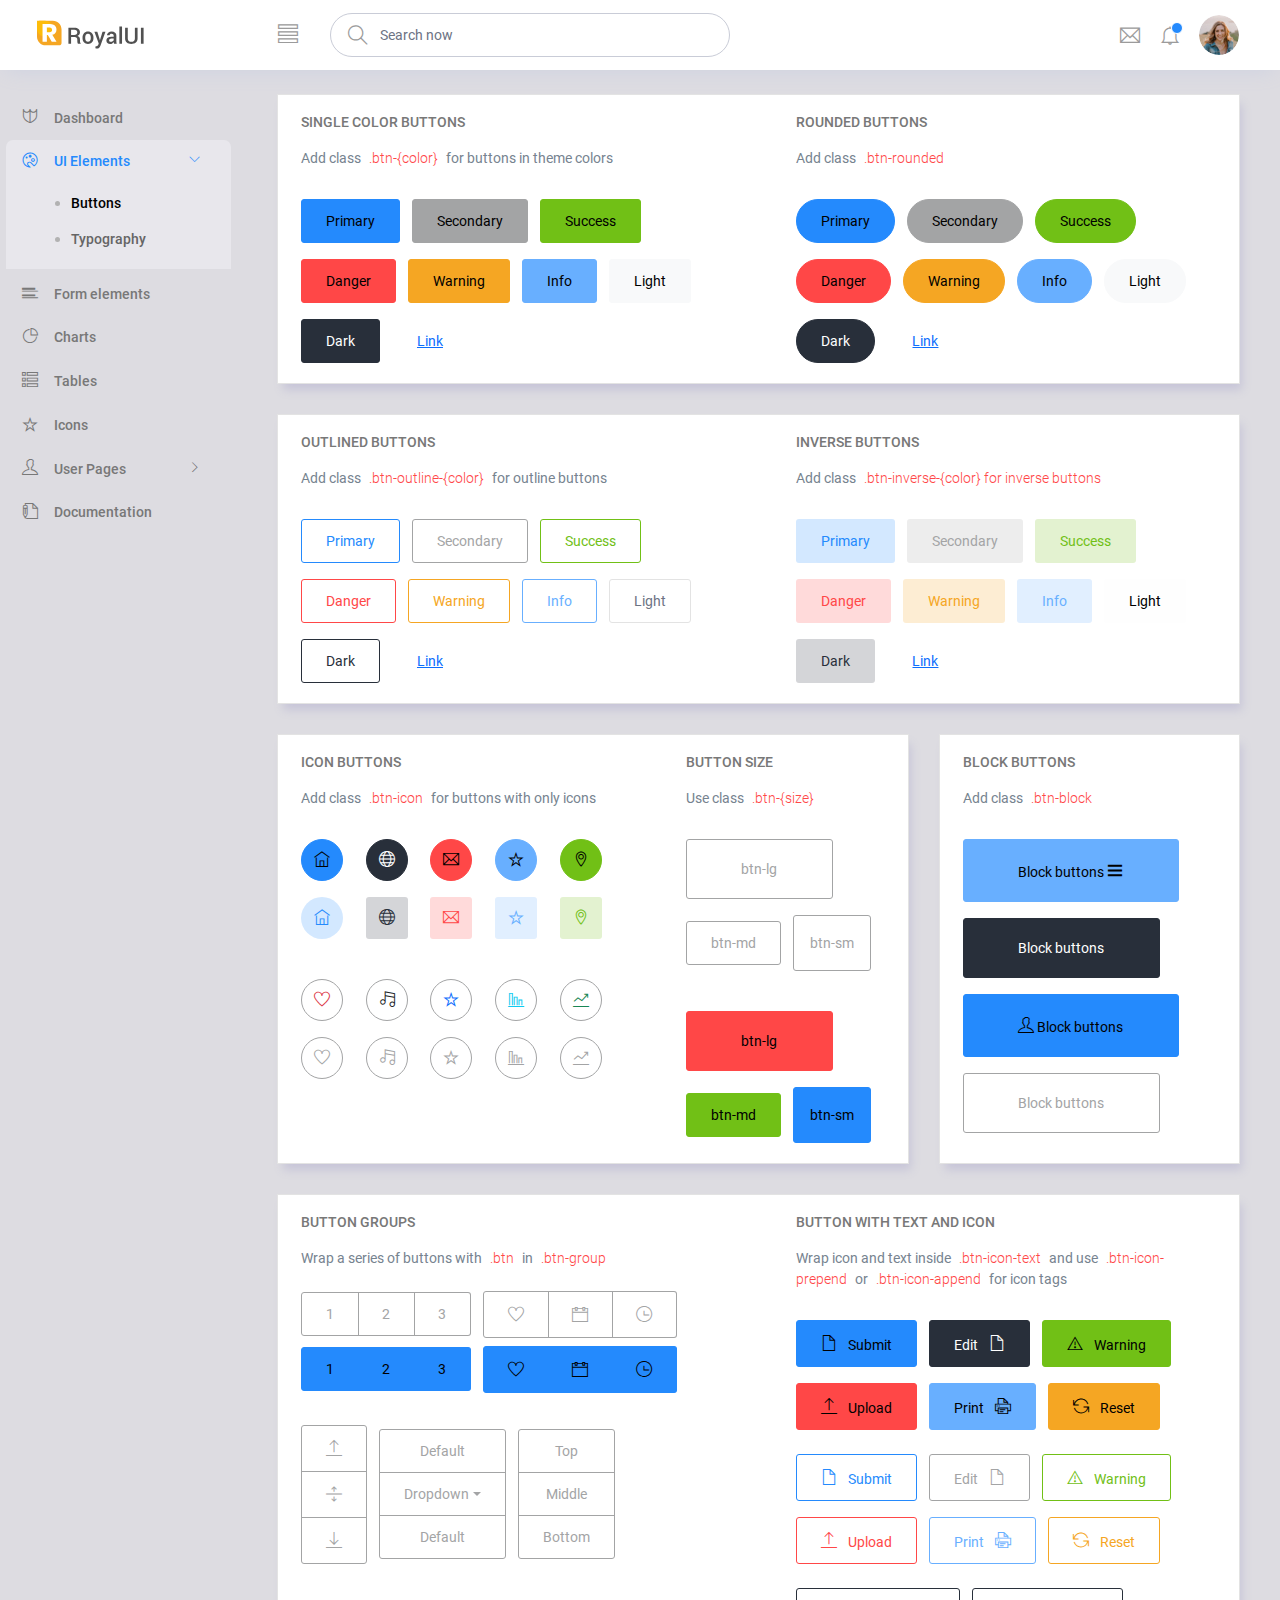
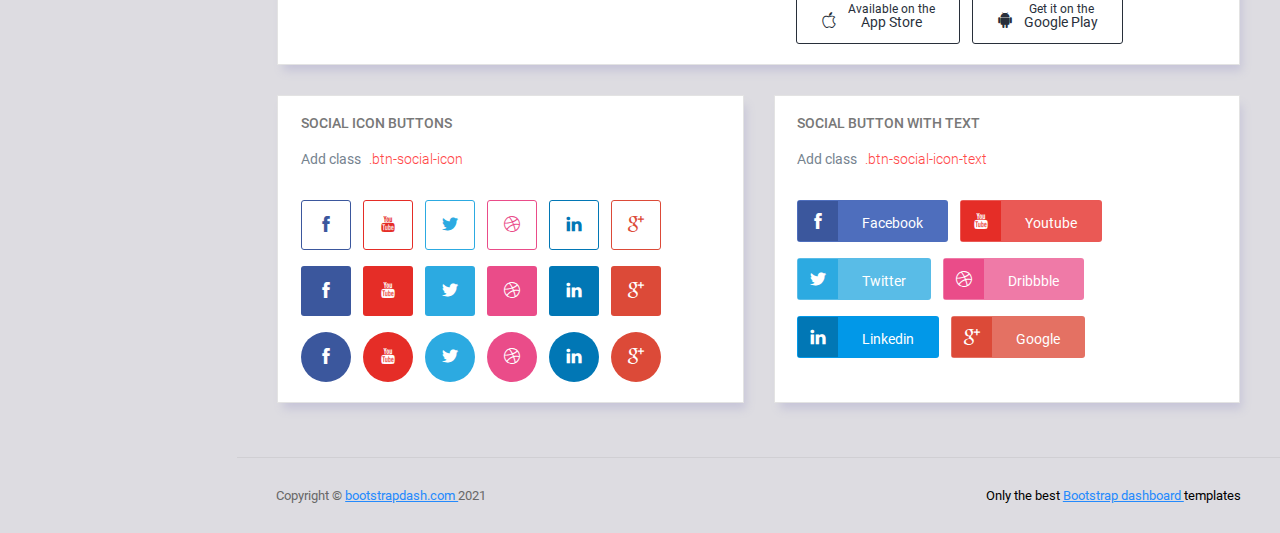
<file: static/admin/pages/ui-features/buttons.html>
<!DOCTYPE html>
<html lang="en">

<head>
  <!-- Required meta tags -->
  <meta charset="utf-8">
  <meta name="viewport" content="width=device-width, initial-scale=1, shrink-to-fit=no">
  <title>RoyalUI Admin</title>
  <!-- plugins:css -->
  <link rel="stylesheet" href="../../vendors/ti-icons/css/themify-icons.css">
  <link rel="stylesheet" href="../../vendors/base/vendor.bundle.base.css">
  <!-- endinject -->
  <!-- inject:css -->
  <link rel="stylesheet" href="../../css/style.css">
  <!-- endinject -->
  <link rel="shortcut icon" href="../../images/favicon.png" />
</head>

<body>
  <div class="container-scroller">
    <!-- partial:../../partials/_navbar.html -->
    <nav class="navbar col-lg-12 col-12 p-0 fixed-top d-flex flex-row">
      <div class="text-center navbar-brand-wrapper d-flex align-items-center justify-content-center">
        <a class="navbar-brand brand-logo me-5" href="../../index.html"><img src="../../images/logo.svg" class="me-2" alt="logo"/></a>
        <a class="navbar-brand brand-logo-mini" href="../../index.html"><img src="../../images/logo-mini.svg" alt="logo"/></a>
      </div>
      <div class="navbar-menu-wrapper d-flex align-items-center justify-content-end">
        <button class="navbar-toggler navbar-toggler align-self-center" type="button" data-toggle="minimize">
          <span class="ti-view-list"></span>
        </button>
        <ul class="navbar-nav mr-lg-2">
          <li class="nav-item nav-search d-none d-lg-block">
            <div class="input-group">
              <div class="input-group-prepend hover-cursor" id="navbar-search-icon">
                <span class="input-group-text" id="search">
                  <i class="ti-search"></i>
                </span>
              </div>
              <input type="text" class="form-control" id="navbar-search-input" placeholder="Search now" aria-label="search" aria-describedby="search">
            </div>
          </li>
        </ul>
        <ul class="navbar-nav navbar-nav-right">
          <li class="nav-item dropdown me-1">
            <a class="nav-link count-indicator dropdown-toggle d-flex justify-content-center align-items-center" id="messageDropdown" href="#" data-bs-toggle="dropdown">
              <i class="ti-email mx-0"></i>
            </a>
            <div class="dropdown-menu dropdown-menu-right navbar-dropdown" aria-labelledby="messageDropdown">
              <p class="mb-0 font-weight-normal float-left dropdown-header">Messages</p>
              <a class="dropdown-item">
                <div class="item-thumbnail">
                    <img src="../../images/faces/face4.jpg" alt="image" class="profile-pic">
                </div>
                <div class="item-content flex-grow">
                  <h6 class="ellipsis font-weight-normal">David Grey
                  </h6>
                  <p class="font-weight-light small-text text-muted mb-0">
                    The meeting is cancelled
                  </p>
                </div>
              </a>
              <a class="dropdown-item">
                <div class="item-thumbnail">
                    <img src="../../images/faces/face2.jpg" alt="image" class="profile-pic">
                </div>
                <div class="item-content flex-grow">
                  <h6 class="ellipsis font-weight-normal">Tim Cook
                  </h6>
                  <p class="font-weight-light small-text text-muted mb-0">
                    New product launch
                  </p>
                </div>
              </a>
              <a class="dropdown-item">
                <div class="item-thumbnail">
                    <img src="../../images/faces/face3.jpg" alt="image" class="profile-pic">
                </div>
                <div class="item-content flex-grow">
                  <h6 class="ellipsis font-weight-normal"> Johnson
                  </h6>
                  <p class="font-weight-light small-text text-muted mb-0">
                    Upcoming board meeting
                  </p>
                </div>
              </a>
            </div>
          </li>
          <li class="nav-item dropdown">
            <a class="nav-link count-indicator dropdown-toggle" id="notificationDropdown" href="#" data-bs-toggle="dropdown">
              <i class="ti-bell mx-0"></i>
              <span class="count"></span>
            </a>
            <div class="dropdown-menu dropdown-menu-right navbar-dropdown" aria-labelledby="notificationDropdown">
              <p class="mb-0 font-weight-normal float-left dropdown-header">Notifications</p>
              <a class="dropdown-item">
                <div class="item-thumbnail">
                  <div class="item-icon bg-success">
                    <i class="ti-info-alt mx-0"></i>
                  </div>
                </div>
                <div class="item-content">
                  <h6 class="font-weight-normal">Application Error</h6>
                  <p class="font-weight-light small-text mb-0 text-muted">
                    Just now
                  </p>
                </div>
              </a>
              <a class="dropdown-item">
                <div class="item-thumbnail">
                  <div class="item-icon bg-warning">
                    <i class="ti-settings mx-0"></i>
                  </div>
                </div>
                <div class="item-content">
                  <h6 class="font-weight-normal">Settings</h6>
                  <p class="font-weight-light small-text mb-0 text-muted">
                    Private message
                  </p>
                </div>
              </a>
              <a class="dropdown-item">
                <div class="item-thumbnail">
                  <div class="item-icon bg-info">
                    <i class="ti-user mx-0"></i>
                  </div>
                </div>
                <div class="item-content">
                  <h6 class="font-weight-normal">New user registration</h6>
                  <p class="font-weight-light small-text mb-0 text-muted">
                    2 days ago
                  </p>
                </div>
              </a>
            </div>
          </li>
          <li class="nav-item nav-profile dropdown">
            <a class="nav-link dropdown-toggle" href="#" data-bs-toggle="dropdown" id="profileDropdown">
              <img src="../../images/faces/face28.jpg" alt="profile"/>
            </a>
            <div class="dropdown-menu dropdown-menu-right navbar-dropdown" aria-labelledby="profileDropdown">
              <a class="dropdown-item">
                <i class="ti-settings text-primary"></i>
                Settings
              </a>
              <a class="dropdown-item">
                <i class="ti-power-off text-primary"></i>
                Logout
              </a>
            </div>
          </li>
        </ul>
        <button class="navbar-toggler navbar-toggler-right d-lg-none align-self-center" type="button" data-toggle="offcanvas">
          <span class="ti-view-list"></span>
        </button>
      </div>
    </nav>
    <!-- partial -->
    <div class="container-fluid page-body-wrapper">
      <!-- partial:../../partials/_sidebar.html -->
      <nav class="sidebar sidebar-offcanvas" id="sidebar">
        <ul class="nav">
          <li class="nav-item">
            <a class="nav-link" href="../../index.html">
              <i class="ti-shield menu-icon"></i>
              <span class="menu-title">Dashboard</span>
            </a>
          </li>
          <li class="nav-item">
            <a class="nav-link" data-bs-toggle="collapse" href="#ui-basic" aria-expanded="false" aria-controls="ui-basic">
              <i class="ti-palette menu-icon"></i>
              <span class="menu-title">UI Elements</span>
              <i class="menu-arrow"></i>
            </a>
            <div class="collapse" id="ui-basic">
              <ul class="nav flex-column sub-menu">
                <li class="nav-item"> <a class="nav-link" href="../../pages/ui-features/buttons.html">Buttons</a></li>
                <li class="nav-item"> <a class="nav-link" href="../../pages/ui-features/typography.html">Typography</a></li>
              </ul>
            </div>
          </li>
          <li class="nav-item">
            <a class="nav-link" href="../../pages/forms/basic_elements.html">
              <i class="ti-layout-list-post menu-icon"></i>
              <span class="menu-title">Form elements</span>
            </a>
          </li>
          <li class="nav-item">
            <a class="nav-link" href="../../pages/charts/chartjs.html">
              <i class="ti-pie-chart menu-icon"></i>
              <span class="menu-title">Charts</span>
            </a>
          </li>
          <li class="nav-item">
            <a class="nav-link" href="../../pages/tables/basic-table.html">
              <i class="ti-view-list-alt menu-icon"></i>
              <span class="menu-title">Tables</span>
            </a>
          </li>
          <li class="nav-item">
            <a class="nav-link" href="../../pages/icons/themify.html">
              <i class="ti-star menu-icon"></i>
              <span class="menu-title">Icons</span>
            </a>
          </li>
          <li class="nav-item">
            <a class="nav-link" data-bs-toggle="collapse" href="#auth" aria-expanded="false" aria-controls="auth">
              <i class="ti-user menu-icon"></i>
              <span class="menu-title">User Pages</span>
              <i class="menu-arrow"></i>
            </a>
            <div class="collapse" id="auth">
              <ul class="nav flex-column sub-menu">
                <li class="nav-item"> <a class="nav-link" href="../../pages/samples/login.html"> Login </a></li>
                <li class="nav-item"> <a class="nav-link" href="../../pages/samples/login-2.html"> Login 2 </a></li>
                <li class="nav-item"> <a class="nav-link" href="../../pages/samples/register.html"> Register </a></li>
                <li class="nav-item"> <a class="nav-link" href="../../pages/samples/register-2.html"> Register 2 </a></li>
                <li class="nav-item"> <a class="nav-link" href="../../pages/samples/lock-screen.html"> Lockscreen </a></li>
              </ul>
            </div>
          </li>
          <li class="nav-item">
            <a class="nav-link" href="../../documentation/documentation.html">
              <i class="ti-write menu-icon"></i>
              <span class="menu-title">Documentation</span>
            </a>
          </li>
        </ul>
      </nav>
      <!-- partial -->
      <div class="main-panel">          
        <div class="content-wrapper">
          <div class="row">
            <div class="col-12 grid-margin stretch-card">
              <div class="card">
                <div class="row">
                  <div class="col-md-6">
                    <div class="card-body">
                      <h4 class="card-title">Single color buttons</h4>
                      <p class="card-description">Add class <code>.btn-{color}</code> for buttons in theme colors</p>
                      <div class="template-demo">
                        <button type="button" class="btn btn-primary">Primary</button>
                        <button type="button" class="btn btn-secondary">Secondary</button>
                        <button type="button" class="btn btn-success">Success</button>
                        <button type="button" class="btn btn-danger">Danger</button>
                        <button type="button" class="btn btn-warning">Warning</button>
                        <button type="button" class="btn btn-info">Info</button>
                        <button type="button" class="btn btn-light">Light</button>
                        <button type="button" class="btn btn-dark">Dark</button>
                        <button type="button" class="btn btn-link">Link</button>
                      </div>
                    </div>
                  </div>
                  <div class="col-md-6">
                    <div class="card-body">
                      <h4 class="card-title">Rounded buttons</h4>
                      <p class="card-description">Add class <code>.btn-rounded</code></p>
                      <div class="template-demo">
                        <button type="button" class="btn btn-primary btn-rounded btn-fw">Primary</button>
                        <button type="button" class="btn btn-secondary btn-rounded btn-fw">Secondary</button>
                        <button type="button" class="btn btn-success btn-rounded btn-fw">Success</button>
                        <button type="button" class="btn btn-danger btn-rounded btn-fw">Danger</button>
                        <button type="button" class="btn btn-warning btn-rounded btn-fw">Warning</button>
                        <button type="button" class="btn btn-info btn-rounded btn-fw">Info</button>
                        <button type="button" class="btn btn-light btn-rounded btn-fw">Light</button>
                        <button type="button" class="btn btn-dark btn-rounded btn-fw">Dark</button>
                        <button type="button" class="btn btn-link btn-rounded btn-fw">Link</button>
                      </div>
                    </div>
                  </div>
                </div>
              </div>
            </div>
            <div class="col-12 grid-margin stretch-card">
              <div class="card">
                <div class="row">
                  <div class="col-md-6">
                    <div class="card-body">
                      <h4 class="card-title">Outlined buttons</h4>
                      <p class="card-description">Add class <code>.btn-outline-{color}</code> for outline buttons</p>
                      <div class="template-demo">
                        <button type="button" class="btn btn-outline-primary btn-fw">Primary</button>
                        <button type="button" class="btn btn-outline-secondary btn-fw">Secondary</button>
                        <button type="button" class="btn btn-outline-success btn-fw">Success</button>
                        <button type="button" class="btn btn-outline-danger btn-fw">Danger</button>
                        <button type="button" class="btn btn-outline-warning btn-fw">Warning</button>
                        <button type="button" class="btn btn-outline-info btn-fw">Info</button>
                        <button type="button" class="btn btn-outline-light btn-fw">Light</button>
                        <button type="button" class="btn btn-outline-dark btn-fw">Dark</button>
                        <button type="button" class="btn btn-link btn-fw">Link</button>
                      </div>
                    </div>
                  </div>
                  <div class="col-md-6">
                    <div class="card-body">
                      <h4 class="card-title">Inverse buttons</h4>
                      <p class="card-description">Add class <code>.btn-inverse-{color} for inverse buttons</code></p>
                      <div class="template-demo">
                        <button type="button" class="btn btn-inverse-primary btn-fw">Primary</button>
                        <button type="button" class="btn btn-inverse-secondary btn-fw">Secondary</button>
                        <button type="button" class="btn btn-inverse-success btn-fw">Success</button>
                        <button type="button" class="btn btn-inverse-danger btn-fw">Danger</button>
                        <button type="button" class="btn btn-inverse-warning btn-fw">Warning</button>
                        <button type="button" class="btn btn-inverse-info btn-fw">Info</button>
                        <button type="button" class="btn btn-inverse-light btn-fw">Light</button>
                        <button type="button" class="btn btn-inverse-dark btn-fw">Dark</button>
                        <button type="button" class="btn btn-link btn-fw">Link</button>
                      </div>
                    </div>
                  </div>
                </div>
              </div>
            </div>
            <div class="col-md-8 grid-margin stretch-card">
              <div class="card">
                <div class="row">
                  <div class="col-md-7">
                    <div class="card-body">
                    <h4 class="card-title">Icon Buttons</h4>
                    <p class="card-description">Add class <code>.btn-icon</code> for buttons with only icons</p>
                    <div class="template-demo d-flex justify-content-between flex-nowrap">
                      <button type="button" class="btn btn-primary btn-rounded btn-icon">
                        <i class="ti-home"></i>
                      </button>
                      <button type="button" class="btn btn-dark btn-rounded btn-icon">
                        <i class="ti-world"></i>
                      </button>
                      <button type="button" class="btn btn-danger btn-rounded btn-icon">
                        <i class="ti-email"></i>
                      </button>
                      <button type="button" class="btn btn-info btn-rounded btn-icon">
                        <i class="ti-star"></i>
                      </button>
                      <button type="button" class="btn btn-success btn-rounded btn-icon">
                        <i class="ti-location-pin"></i>
                      </button>
                    </div>
                    <div class="template-demo d-flex justify-content-between flex-nowrap">
                      <button type="button" class="btn btn-inverse-primary btn-rounded btn-icon">
                        <i class="ti-home"></i>
                      </button>
                      <button type="button" class="btn btn-inverse-dark btn-icon">
                        <i class="ti-world"></i>
                      </button>
                      <button type="button" class="btn btn-inverse-danger btn-icon">
                        <i class="ti-email"></i>
                      </button>
                      <button type="button" class="btn btn-inverse-info btn-icon">
                        <i class="ti-star"></i>
                      </button>
                      <button type="button" class="btn btn-inverse-success btn-icon">
                        <i class="ti-location-pin"></i>
                      </button>
                    </div>
                    <div class="template-demo d-flex justify-content-between flex-nowrap mt-4">
                      <button type="button" class="btn btn-outline-secondary btn-rounded btn-icon">
                        <i class="ti-heart text-danger"></i>
                      </button>
                      <button type="button" class="btn btn-outline-secondary btn-rounded btn-icon">
                        <i class="ti-music-alt text-dark"></i>
                      </button>
                      <button type="button" class="btn btn-outline-secondary btn-rounded btn-icon">
                        <i class="ti-star text-primary"></i>
                      </button>
                      <button type="button" class="btn btn-outline-secondary btn-rounded btn-icon">
                        <i class="ti-bar-chart-alt text-info"></i>                          
                      </button>
                      <button type="button" class="btn btn-outline-secondary btn-rounded btn-icon">
                        <i class="ti-stats-up text-success"></i>                          
                      </button>
                    </div>
                    <div class="template-demo d-flex justify-content-between flex-nowrap">
                      <button type="button" class="btn btn-outline-secondary btn-rounded btn-icon">
                        <i class="ti-heart"></i>
                      </button>
                      <button type="button" class="btn btn-outline-secondary btn-rounded btn-icon">
                        <i class="ti-music-alt"></i>
                      </button>
                      <button type="button" class="btn btn-outline-secondary btn-rounded btn-icon">
                        <i class="ti-star"></i>
                      </button>
                      <button type="button" class="btn btn-outline-secondary btn-rounded btn-icon">
                        <i class="ti-bar-chart-alt"></i>                          
                      </button>
                      <button type="button" class="btn btn-outline-secondary btn-rounded btn-icon">
                        <i class="ti-stats-up"></i>                          
                      </button>
                    </div>
                  </div>
                  </div> 
                  <div class="col-md-5">
                    <div class="card-body">
                      <h4 class="card-title">Button Size</h4>
                      <p class="card-description">Use class <code>.btn-{size}</code></p>
                      <div class="template-demo">
                        <button type="button" class="btn btn-outline-secondary btn-lg">btn-lg</button>
                        <button type="button" class="btn btn-outline-secondary btn-md">btn-md</button>
                        <button type="button" class="btn btn-outline-secondary btn-sm">btn-sm</button>
                      </div>
                      <div class="template-demo mt-4">
                        <button type="button" class="btn btn-danger btn-lg">btn-lg</button>
                        <button type="button" class="btn btn-success btn-md">btn-md</button>
                        <button type="button" class="btn btn-primary btn-sm">btn-sm</button>
                      </div>
                    </div>
                  </div>
                </div>
              </div>
            </div>
            <div class="col-md-4 grid-margin stretch-card">
              <div class="card">
                <div class="card-body">
                  <h4 class="card-title">Block buttons</h4>
                  <p class="card-description">Add class <code>.btn-block</code></p>
                  <div class="template-demo">
                    <button type="button" class="btn btn-info btn-lg btn-block">Block buttons
                      <i class="ti-menu float-right"></i>
                    </button>
                    <button type="button" class="btn btn-dark btn-lg btn-block">Block buttons</button>
                    <button type="button" class="btn btn-primary btn-lg btn-block">
                      <i class="ti-user"></i>                      
                      Block buttons
                    </button>
                    <button type="button" class="btn btn-outline-secondary btn-lg btn-block">Block buttons</button>
                  </div>
                </div>
              </div>
            </div>
            <div class="col-12 grid-margin">
              <div class="card">
                <div class="row">
                  <div class="col-md-6">
                    <div class="card-body">
                      <h4 class="card-title">Button groups</h4>
                      <p class="card-description">Wrap a series of buttons with <code>.btn</code> 
                        in <code>.btn-group</code></p>
                      <div class="template-demo">
                        <div class="btn-group" role="group" aria-label="Basic example">
                          <button type="button" class="btn btn-outline-secondary">1</button>
                          <button type="button" class="btn btn-outline-secondary">2</button>
                          <button type="button" class="btn btn-outline-secondary">3</button>
                        </div>
                        <div class="btn-group" role="group" aria-label="Basic example">
                          <button type="button" class="btn btn-outline-secondary">
                            <i class="ti-heart"></i>
                          </button>
                          <button type="button" class="btn btn-outline-secondary">
                            <i class="ti-calendar"></i>
                          </button>
                          <button type="button" class="btn btn-outline-secondary">
                            <i class="ti-time"></i>
                          </button>
                        </div>
                      </div>
                      <div class="template-demo">
                        <div class="btn-group" role="group" aria-label="Basic example">
                          <button type="button" class="btn btn-primary">1</button>
                          <button type="button" class="btn btn-primary">2</button>
                          <button type="button" class="btn btn-primary">3</button>
                        </div>
                        <div class="btn-group" role="group" aria-label="Basic example">
                          <button type="button" class="btn btn-primary">
                            <i class="ti-heart"></i>
                          </button>
                          <button type="button" class="btn btn-primary">
                            <i class="ti-calendar"></i>
                          </button>
                          <button type="button" class="btn btn-primary">
                            <i class="ti-time"></i>
                          </button>
                        </div>
                      </div>
                      <div class="template-demo mt-4">
                        <div class="btn-group-vertical" role="group" aria-label="Basic example">
                          <button type="button" class="btn btn-outline-secondary">
                            <i class="ti-upload"></i>
                          </button>
                          <button type="button" class="btn btn-outline-secondary">
                            <i class="ti-split-v"></i>
                          </button>
                          <button type="button" class="btn btn-outline-secondary">
                            <i class="ti-download"></i>
                          </button>
                        </div>
                        <div class="btn-group-vertical" role="group" aria-label="Basic example">
                          <button type="button" class="btn btn-outline-secondary">Default</button>
                          <div class="btn-group">
                            <button type="button" class="btn btn-outline-secondary dropdown-toggle" data-bs-toggle="dropdown">Dropdown</button>
                            <div class="dropdown-menu">
                              <a class="dropdown-item">Go back</a>
                              <a class="dropdown-item">Delete</a>
                              <a class="dropdown-item">Swap</a>
                            </div>                          
                          </div>
                          <button type="button" class="btn btn-outline-secondary">Default</button>
                        </div>
                        <div class="btn-group-vertical" role="group" aria-label="Basic example">
                          <button type="button" class="btn btn-outline-secondary">Top</button>
                          <button type="button" class="btn btn-outline-secondary">Middle</button>                          
                          <button type="button" class="btn btn-outline-secondary">Bottom</button>
                        </div>
                      </div>
                    </div>
                  </div>
                  <div class="col-md-6">
                    <div class="card-body">
                      <h4 class="card-title">Button with text and icon</h4>
                      <p class="card-description">Wrap icon and text inside <code>.btn-icon-text</code> and use <code>.btn-icon-prepend</code> 
                        or <code>.btn-icon-append</code> for icon tags</p>
                      <div class="template-demo">
                        <button type="button" class="btn btn-primary btn-icon-text">
                          <i class="ti-file btn-icon-prepend"></i>
                          Submit
                        </button>
                        <button type="button" class="btn btn-dark btn-icon-text">
                          Edit
                          <i class="ti-file btn-icon-append"></i>                          
                        </button>
                        <button type="button" class="btn btn-success btn-icon-text">
                          <i class="ti-alert btn-icon-prepend"></i>                                                    
                          Warning
                        </button>
                      </div>
                      <div class="template-demo">
                        <button type="button" class="btn btn-danger btn-icon-text">
                          <i class="ti-upload btn-icon-prepend"></i>                                                    
                          Upload
                        </button>
                        <button type="button" class="btn btn-info btn-icon-text">
                          Print
                          <i class="ti-printer btn-icon-append"></i>                                                                              
                        </button>
                        <button type="button" class="btn btn-warning btn-icon-text">
                          <i class="ti-reload btn-icon-prepend"></i>                                                    
                          Reset
                        </button>
                      </div>
                      <div class="template-demo mt-2">
                        <button type="button" class="btn btn-outline-primary btn-icon-text">
                          <i class="ti-file btn-icon-prepend"></i>
                          Submit
                        </button>
                        <button type="button" class="btn btn-outline-secondary btn-icon-text">
                          Edit
                          <i class="ti-file btn-icon-append"></i>                          
                        </button>
                        <button type="button" class="btn btn-outline-success btn-icon-text">
                          <i class="ti-alert btn-icon-prepend"></i>                                                    
                          Warning
                        </button>
                      </div>
                      <div class="template-demo">
                        <button type="button" class="btn btn-outline-danger btn-icon-text">
                          <i class="ti-upload btn-icon-prepend"></i>                                                    
                          Upload
                        </button>
                        <button type="button" class="btn btn-outline-info btn-icon-text">
                          Print
                          <i class="ti-printer btn-icon-append"></i>                                                                              
                        </button>
                        <button type="button" class="btn btn-outline-warning btn-icon-text">
                          <i class="ti-reload btn-icon-prepend"></i>                                                    
                          Reset
                        </button>
                      </div>
                      <div class="template-demo mt-2">
                        <button class="btn btn-outline-dark btn-icon-text">
                          <i class="ti-apple btn-icon-prepend"></i>
                          <span class="d-inline-block text-left">
                            <small class="font-weight-light d-block">Available on the</small>
                            App Store
                          </span>
                        </button>
                        <button class="btn btn-outline-dark btn-icon-text">
                          <i class="ti-android btn-icon-prepend"></i>
                          <span class="d-inline-block text-left">
                            <small class="font-weight-light d-block">Get it on the</small>
                            Google Play
                          </span>
                        </button>
                      </div>
                    </div>
                  </div>
                </div>
              </div>
            </div>
            <div class="col-md-6 grid-margin stretch-card">
              <div class="card">
                <div class="card-body">
                  <h4 class="card-title">Social Icon Buttons</h4>
                  <p class="card-description">Add class <code>.btn-social-icon</code></p>
                  <div class="template-demo">
                    <button type="button" class="btn btn-social-icon btn-outline-facebook"><i class="ti-facebook"></i></button>
                    <button type="button" class="btn btn-social-icon btn-outline-youtube"><i class="ti-youtube"></i></button>                                        
                    <button type="button" class="btn btn-social-icon btn-outline-twitter"><i class="ti-twitter-alt"></i></button>
                    <button type="button" class="btn btn-social-icon btn-outline-dribbble"><i class="ti-dribbble"></i></button>
                    <button type="button" class="btn btn-social-icon btn-outline-linkedin"><i class="ti-linkedin"></i></button>
                    <button type="button" class="btn btn-social-icon btn-outline-google"><i class="ti-google"></i></button>
                  </div>
                  <div class="template-demo">
                    <button type="button" class="btn btn-social-icon btn-facebook"><i class="ti-facebook"></i></button>
                    <button type="button" class="btn btn-social-icon btn-youtube"><i class="ti-youtube"></i></button>                                        
                    <button type="button" class="btn btn-social-icon btn-twitter"><i class="ti-twitter-alt"></i></button>
                    <button type="button" class="btn btn-social-icon btn-dribbble"><i class="ti-dribbble"></i></button>
                    <button type="button" class="btn btn-social-icon btn-linkedin"><i class="ti-linkedin"></i></button>
                    <button type="button" class="btn btn-social-icon btn-google"><i class="ti-google"></i></button>
                  </div>
                  <div class="template-demo">
                    <button type="button" class="btn btn-social-icon btn-facebook btn-rounded"><i class="ti-facebook"></i></button>
                    <button type="button" class="btn btn-social-icon btn-youtube btn-rounded"><i class="ti-youtube"></i></button>                                        
                    <button type="button" class="btn btn-social-icon btn-twitter btn-rounded"><i class="ti-twitter-alt"></i></button>
                    <button type="button" class="btn btn-social-icon btn-dribbble btn-rounded"><i class="ti-dribbble"></i></button>
                    <button type="button" class="btn btn-social-icon btn-linkedin btn-rounded"><i class="ti-linkedin"></i></button>
                    <button type="button" class="btn btn-social-icon btn-google btn-rounded"><i class="ti-google"></i></button>
                  </div>
                </div>
              </div>
            </div>
            <div class="col-md-6 grid-margin stretch-card">
              <div class="card">
                <div class="card-body">
                  <h4 class="card-title">Social button with text</h4>
                  <p class="card-description">Add class <code>.btn-social-icon-text</code></p>
                  <div class="template-demo">
                    <button type="button" class="btn btn-social-icon-text btn-facebook"><i class="ti-facebook"></i>Facebook</button>
                    <button type="button" class="btn btn-social-icon-text btn-youtube"><i class="ti-youtube"></i>Youtube</button>                                        
                    <button type="button" class="btn btn-social-icon-text btn-twitter"><i class="ti-twitter-alt"></i>Twitter</button>
                    <button type="button" class="btn btn-social-icon-text btn-dribbble"><i class="ti-dribbble"></i>Dribbble</button>
                    <button type="button" class="btn btn-social-icon-text btn-linkedin"><i class="ti-linkedin"></i>Linkedin</button>
                    <button type="button" class="btn btn-social-icon-text btn-google"><i class="ti-google"></i>Google</button>
                  </div>
                </div>
              </div>
            </div>
          </div>
        </div>
        <!-- content-wrapper ends -->
        <!-- partial:../../partials/_footer.html -->
        <footer class="footer">
          <div class="d-sm-flex justify-content-center justify-content-sm-between">
            <span class="text-muted text-center text-sm-left d-block d-sm-inline-block">Copyright © <a href="https://www.bootstrapdash.com/" target="_blank">bootstrapdash.com </a>2021</span>
            <span class="float-none float-sm-right d-block mt-1 mt-sm-0 text-center">Only the best <a href="https://www.bootstrapdash.com/" target="_blank"> Bootstrap dashboard </a> templates</span>
          </div>
        </footer>
        <!-- partial -->
      </div>
      <!-- main-panel ends -->
    </div>
    <!-- page-body-wrapper ends -->
  </div>
  <!-- container-scroller -->
  <!-- plugins:js -->
  <script src="../../vendors/base/vendor.bundle.base.js"></script>
  <!-- endinject -->
  <!-- inject:js -->
  <script src="../../js/off-canvas.js"></script>
  <script src="../../js/hoverable-collapse.js"></script>
  <script src="../../js/template.js"></script>
  <script src="../../js/todolist.js"></script>
  <!-- endinject -->
</body>

</html>
</file>
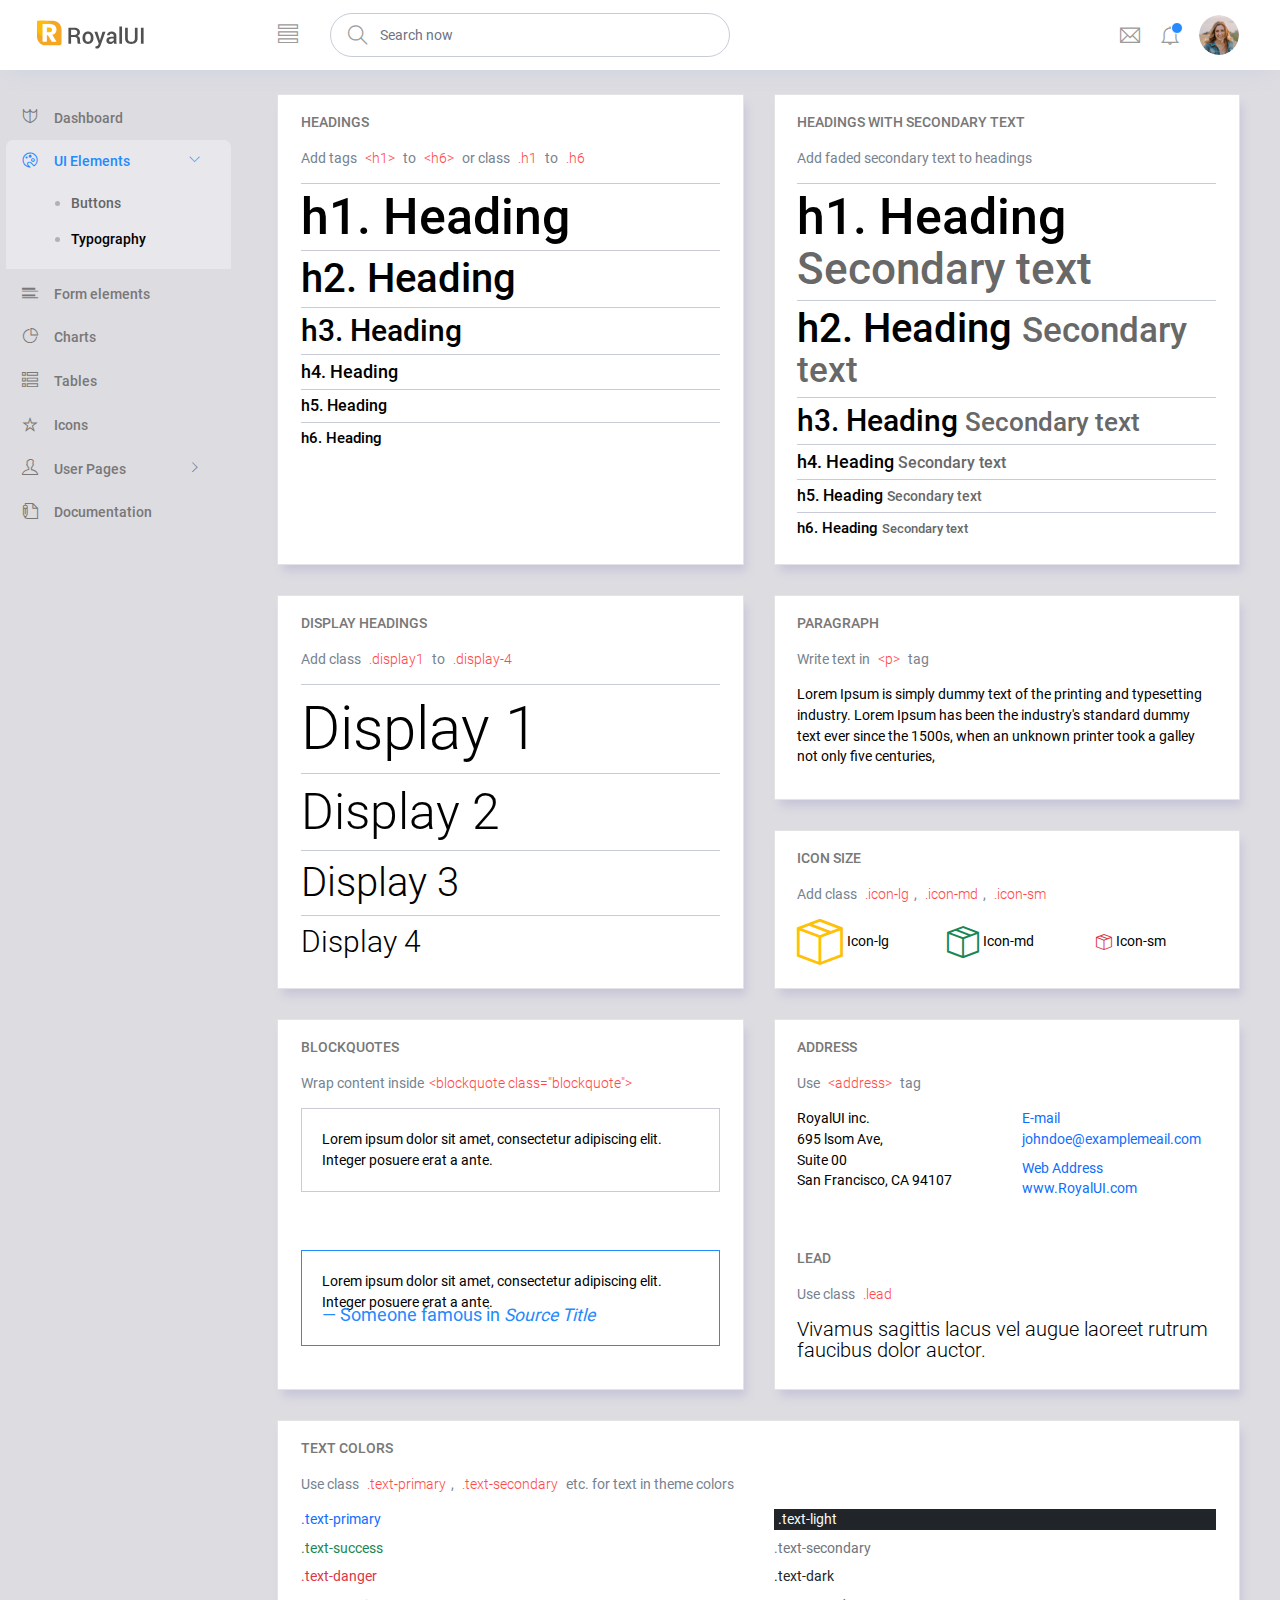
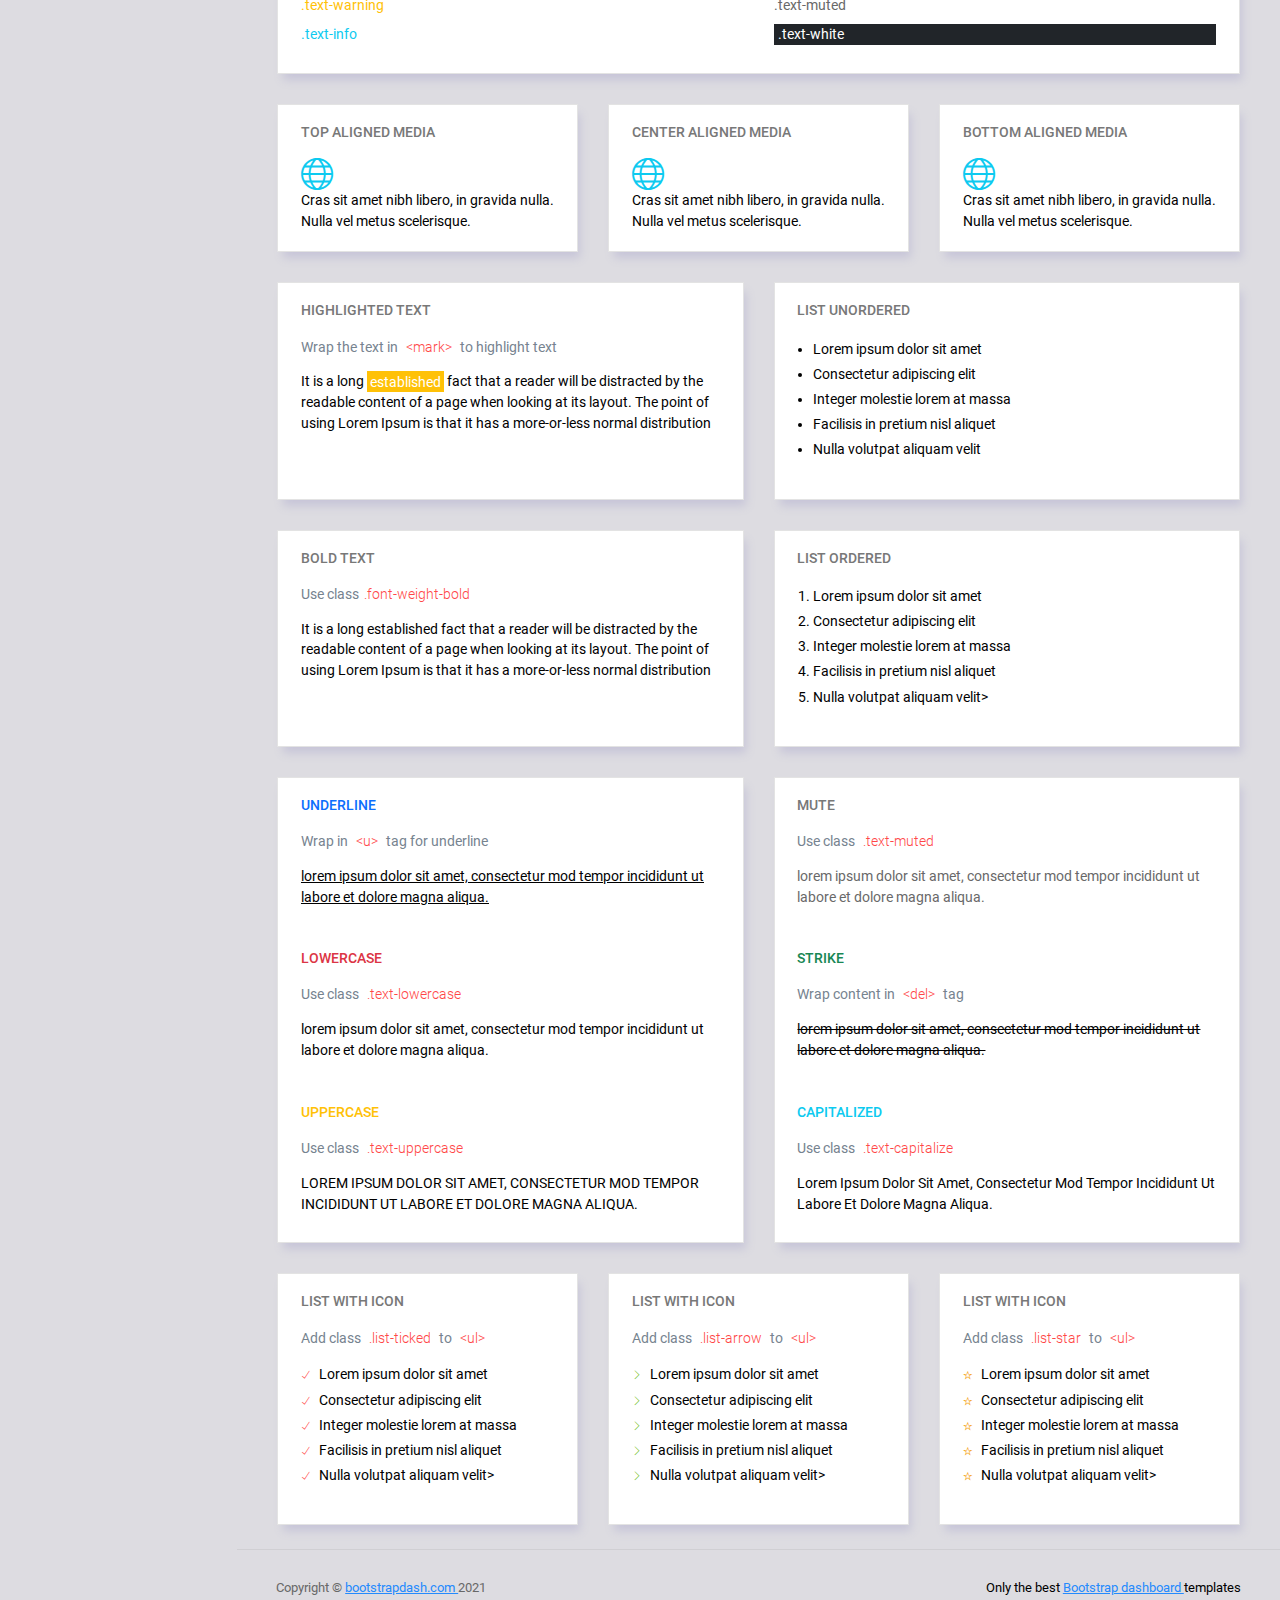
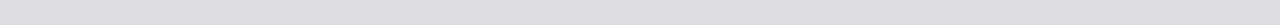
<file: static/admin/pages/ui-features/typography.html>
<!DOCTYPE html>
<html lang="en">

<head>
  <!-- Required meta tags -->
  <meta charset="utf-8">
  <meta name="viewport" content="width=device-width, initial-scale=1, shrink-to-fit=no">
  <title>RoyalUI Admin</title>
  <!-- plugins:css -->
  <link rel="stylesheet" href="../../vendors/ti-icons/css/themify-icons.css">
  <link rel="stylesheet" href="../../vendors/base/vendor.bundle.base.css">
  <!-- endinject -->
  <!-- plugin css for this page -->
  <!-- End plugin css for this page -->
  <!-- inject:css -->
  <link rel="stylesheet" href="../../css/style.css">
  <!-- endinject -->
  <link rel="shortcut icon" href="../../images/favicon.png" />
</head>

<body>
  <div class="container-scroller">
    <!-- partial:../../partials/_navbar.html -->
    <nav class="navbar col-lg-12 col-12 p-0 fixed-top d-flex flex-row">
      <div class="text-center navbar-brand-wrapper d-flex align-items-center justify-content-center">
        <a class="navbar-brand brand-logo me-5" href="../../index.html"><img src="../../images/logo.svg" class="me-2" alt="logo"/></a>
        <a class="navbar-brand brand-logo-mini" href="../../index.html"><img src="../../images/logo-mini.svg" alt="logo"/></a>
      </div>
      <div class="navbar-menu-wrapper d-flex align-items-center justify-content-end">
        <button class="navbar-toggler navbar-toggler align-self-center" type="button" data-toggle="minimize">
          <span class="ti-view-list"></span>
        </button>
        <ul class="navbar-nav mr-lg-2">
          <li class="nav-item nav-search d-none d-lg-block">
            <div class="input-group">
              <div class="input-group-prepend hover-cursor" id="navbar-search-icon">
                <span class="input-group-text" id="search">
                  <i class="ti-search"></i>
                </span>
              </div>
              <input type="text" class="form-control" id="navbar-search-input" placeholder="Search now" aria-label="search" aria-describedby="search">
            </div>
          </li>
        </ul>
        <ul class="navbar-nav navbar-nav-right">
          <li class="nav-item dropdown me-1">
            <a class="nav-link count-indicator dropdown-toggle d-flex justify-content-center align-items-center" id="messageDropdown" href="#" data-bs-toggle="dropdown">
              <i class="ti-email mx-0"></i>
            </a>
            <div class="dropdown-menu dropdown-menu-right navbar-dropdown" aria-labelledby="messageDropdown">
              <p class="mb-0 font-weight-normal float-left dropdown-header">Messages</p>
              <a class="dropdown-item">
                <div class="item-thumbnail">
                    <img src="../../images/faces/face4.jpg" alt="image" class="profile-pic">
                </div>
                <div class="item-content flex-grow">
                  <h6 class="ellipsis font-weight-normal">David Grey
                  </h6>
                  <p class="font-weight-light small-text text-muted mb-0">
                    The meeting is cancelled
                  </p>
                </div>
              </a>
              <a class="dropdown-item">
                <div class="item-thumbnail">
                    <img src="../../images/faces/face2.jpg" alt="image" class="profile-pic">
                </div>
                <div class="item-content flex-grow">
                  <h6 class="ellipsis font-weight-normal">Tim Cook
                  </h6>
                  <p class="font-weight-light small-text text-muted mb-0">
                    New product launch
                  </p>
                </div>
              </a>
              <a class="dropdown-item">
                <div class="item-thumbnail">
                    <img src="../../images/faces/face3.jpg" alt="image" class="profile-pic">
                </div>
                <div class="item-content flex-grow">
                  <h6 class="ellipsis font-weight-normal"> Johnson
                  </h6>
                  <p class="font-weight-light small-text text-muted mb-0">
                    Upcoming board meeting
                  </p>
                </div>
              </a>
            </div>
          </li>
          <li class="nav-item dropdown">
            <a class="nav-link count-indicator dropdown-toggle" id="notificationDropdown" href="#" data-bs-toggle="dropdown">
              <i class="ti-bell mx-0"></i>
              <span class="count"></span>
            </a>
            <div class="dropdown-menu dropdown-menu-right navbar-dropdown" aria-labelledby="notificationDropdown">
              <p class="mb-0 font-weight-normal float-left dropdown-header">Notifications</p>
              <a class="dropdown-item">
                <div class="item-thumbnail">
                  <div class="item-icon bg-success">
                    <i class="ti-info-alt mx-0"></i>
                  </div>
                </div>
                <div class="item-content">
                  <h6 class="font-weight-normal">Application Error</h6>
                  <p class="font-weight-light small-text mb-0 text-muted">
                    Just now
                  </p>
                </div>
              </a>
              <a class="dropdown-item">
                <div class="item-thumbnail">
                  <div class="item-icon bg-warning">
                    <i class="ti-settings mx-0"></i>
                  </div>
                </div>
                <div class="item-content">
                  <h6 class="font-weight-normal">Settings</h6>
                  <p class="font-weight-light small-text mb-0 text-muted">
                    Private message
                  </p>
                </div>
              </a>
              <a class="dropdown-item">
                <div class="item-thumbnail">
                  <div class="item-icon bg-info">
                    <i class="ti-user mx-0"></i>
                  </div>
                </div>
                <div class="item-content">
                  <h6 class="font-weight-normal">New user registration</h6>
                  <p class="font-weight-light small-text mb-0 text-muted">
                    2 days ago
                  </p>
                </div>
              </a>
            </div>
          </li>
          <li class="nav-item nav-profile dropdown">
            <a class="nav-link dropdown-toggle" href="#" data-bs-toggle="dropdown" id="profileDropdown">
              <img src="../../images/faces/face28.jpg" alt="profile"/>
            </a>
            <div class="dropdown-menu dropdown-menu-right navbar-dropdown" aria-labelledby="profileDropdown">
              <a class="dropdown-item">
                <i class="ti-settings text-primary"></i>
                Settings
              </a>
              <a class="dropdown-item">
                <i class="ti-power-off text-primary"></i>
                Logout
              </a>
            </div>
          </li>
        </ul>
        <button class="navbar-toggler navbar-toggler-right d-lg-none align-self-center" type="button" data-toggle="offcanvas">
          <span class="ti-view-list"></span>
        </button>
      </div>
    </nav>
    <!-- partial -->
    <div class="container-fluid page-body-wrapper">
      <!-- partial:../../partials/_sidebar.html -->
      <nav class="sidebar sidebar-offcanvas" id="sidebar">
        <ul class="nav">
          <li class="nav-item">
            <a class="nav-link" href="../../index.html">
              <i class="ti-shield menu-icon"></i>
              <span class="menu-title">Dashboard</span>
            </a>
          </li>
          <li class="nav-item">
            <a class="nav-link" data-bs-toggle="collapse" href="#ui-basic" aria-expanded="false" aria-controls="ui-basic">
              <i class="ti-palette menu-icon"></i>
              <span class="menu-title">UI Elements</span>
              <i class="menu-arrow"></i>
            </a>
            <div class="collapse" id="ui-basic">
              <ul class="nav flex-column sub-menu">
                <li class="nav-item"> <a class="nav-link" href="../../pages/ui-features/buttons.html">Buttons</a></li>
                <li class="nav-item"> <a class="nav-link" href="../../pages/ui-features/typography.html">Typography</a></li>
              </ul>
            </div>
          </li>
          <li class="nav-item">
            <a class="nav-link" href="../../pages/forms/basic_elements.html">
              <i class="ti-layout-list-post menu-icon"></i>
              <span class="menu-title">Form elements</span>
            </a>
          </li>
          <li class="nav-item">
            <a class="nav-link" href="../../pages/charts/chartjs.html">
              <i class="ti-pie-chart menu-icon"></i>
              <span class="menu-title">Charts</span>
            </a>
          </li>
          <li class="nav-item">
            <a class="nav-link" href="../../pages/tables/basic-table.html">
              <i class="ti-view-list-alt menu-icon"></i>
              <span class="menu-title">Tables</span>
            </a>
          </li>
          <li class="nav-item">
            <a class="nav-link" href="../../pages/icons/themify.html">
              <i class="ti-star menu-icon"></i>
              <span class="menu-title">Icons</span>
            </a>
          </li>
          <li class="nav-item">
            <a class="nav-link" data-bs-toggle="collapse" href="#auth" aria-expanded="false" aria-controls="auth">
              <i class="ti-user menu-icon"></i>
              <span class="menu-title">User Pages</span>
              <i class="menu-arrow"></i>
            </a>
            <div class="collapse" id="auth">
              <ul class="nav flex-column sub-menu">
                <li class="nav-item"> <a class="nav-link" href="../../pages/samples/login.html"> Login </a></li>
                <li class="nav-item"> <a class="nav-link" href="../../pages/samples/login-2.html"> Login 2 </a></li>
                <li class="nav-item"> <a class="nav-link" href="../../pages/samples/register.html"> Register </a></li>
                <li class="nav-item"> <a class="nav-link" href="../../pages/samples/register-2.html"> Register 2 </a></li>
                <li class="nav-item"> <a class="nav-link" href="../../pages/samples/lock-screen.html"> Lockscreen </a></li>
              </ul>
            </div>
          </li>
          <li class="nav-item">
            <a class="nav-link" href="../../documentation/documentation.html">
              <i class="ti-write menu-icon"></i>
              <span class="menu-title">Documentation</span>
            </a>
          </li>
        </ul>
      </nav>
      <!-- partial -->
      <div class="main-panel">
        <div class="content-wrapper">
          <div class="row">
            <div class="col-md-6 grid-margin stretch-card">
              <div class="card">
                <div class="card-body">
                  <h4 class="card-title">Headings</h4>
                  <p class="card-description">
                    Add tags <code>&lt;h1&gt;</code> to <code>&lt;h6&gt;</code> or class <code>.h1</code> to <code>.h6</code>
                  </p>
                  <div class="template-demo">
                    <h1>h1. Heading</h1>
                    <h2>h2. Heading</h2>
                    <h3>h3. Heading</h3>
                    <h4>h4. Heading</h4>
                    <h5>h5. Heading</h5>
                    <h6>h6. Heading</h6>
                  </div>
                </div>
              </div>
            </div>
            <div class="col-md-6 grid-margin stretch-card">
              <div class="card">
                <div class="card-body">
                  <h4 class="card-title">Headings with secondary text</h4>
                  <p class="card-description">
                    Add faded secondary text to headings
                  </p>
                  <div class="template-demo">
                    <h1>
                      h1. Heading
                      <small class="text-muted">
                        Secondary text
                      </small>
                    </h1>
                    <h2>
                      h2. Heading
                      <small class="text-muted">
                        Secondary text
                      </small>
                    </h2>
                    <h3>
                      h3. Heading
                      <small class="text-muted">
                        Secondary text
                      </small>
                    </h3>
                    <h4>
                      h4. Heading
                      <small class="text-muted">
                        Secondary text
                      </small>
                    </h4>
                    <h5>
                      h5. Heading
                      <small class="text-muted">
                        Secondary text
                      </small>
                    </h5>
                    <h6>
                      h6. Heading
                      <small class="text-muted">
                        Secondary text
                      </small>
                    </h6>
                  </div>
                </div>
              </div>
            </div>
            <div class="col-md-6 grid-margin stretch-card">
              <div class="card">
                <div class="card-body">
                  <h4 class="card-title">Display headings</h4>
                  <p class="card-description">
                    Add class <code>.display1</code> to <code>.display-4</code>
                  </p>
                  <div class="template-demo">
                    <h1 class="display-1">Display 1</h1>
                    <h1 class="display-2">Display 2</h1>
                    <h1 class="display-3">Display 3</h1>
                    <h1 class="display-4">Display 4</h1>
                  </div>
                </div>
              </div>
            </div>
            <div class="col-md-6 d-flex align-items-stretch">
              <div class="row">
                <div class="col-md-12 grid-margin stretch-card">
                  <div class="card">
                    <div class="card-body">
                      <h4 class="card-title">Paragraph</h4>
                      <p class="card-description">
                        Write text in <code>&lt;p&gt;</code> tag
                      </p>
                      <p>
                        Lorem Ipsum is simply dummy text of the printing and typesetting industry.
                        Lorem Ipsum has been the industry's standard dummy text ever since the 1500s,
                        when an unknown printer took a galley not only five centuries,
                      </p>
                    </div>
                  </div>
                </div>
                <div class="col-md-12 grid-margin stretch-card">
                  <div class="card">
                    <div class="card-body">
                      <h4 class="card-title">Icon size</h4>
                      <p class="card-description">
                        Add class <code>.icon-lg</code>, <code>.icon-md</code>, <code>.icon-sm</code>
                      </p>
                      <div class="row">
                        <div class="col-md-4 d-flex align-items-center">
                          <div class="d-flex flex-row align-items-center">
                            <i class="ti-package icon-lg text-warning"></i>
                            <p class="mb-0 ms-1">
                              Icon-lg
                            </p>
                          </div>
                        </div>
                        <div class="col-md-4 d-flex align-items-center">
                          <div class="d-flex flex-row align-items-center">
                            <i class="ti-package icon-md text-success"></i>
                            <p class="mb-0 ms-1">
                              Icon-md
                            </p>
                          </div>
                        </div>
                        <div class="col-md-4 d-flex align-items-center">
                          <div class="d-flex flex-row align-items-center">
                            <i class="ti-package icon-sm text-danger"></i>
                            <p class="mb-0 ms-1">
                              Icon-sm
                            </p>
                          </div>
                        </div>
                      </div>
                    </div>
                  </div>
                </div>
              </div>
            </div>
            <div class="col-md-6 grid-margin stretch-card">
              <div class="card">
                <div class="card-body">
                  <h4 class="card-title">Blockquotes</h4>
                  <p class="card-description">
                    Wrap content inside<code>&lt;blockquote class="blockquote"&gt;</code>
                  </p>
                  <blockquote class="blockquote">
                    <p class="mb-0">Lorem ipsum dolor sit amet, consectetur adipiscing elit. Integer posuere erat a ante.</p>
                  </blockquote>
                </div>
                <div class="card-body">
                  <blockquote class="blockquote blockquote-primary">
                    <p>Lorem ipsum dolor sit amet, consectetur adipiscing elit. Integer posuere erat a ante.</p>
                    <footer class="blockquote-footer">Someone famous in <cite title="Source Title">Source Title</cite></footer>
                  </blockquote>
                </div>
              </div>
            </div>
            <div class="col-md-6 grid-margin stretch-card">
              <div class="card">
                <div class="card-body">
                  <h4 class="card-title">Address</h4>
                  <p class="card-description">
                    Use <code>&lt;address&gt;</code> tag
                  </p>
                  <div class="row">
                    <div class="col-md-6">
                      <address>
                        <p class="font-weight-bold">RoyalUI inc.</p>
                        <p>
                          695 lsom Ave,
                        </p>
                        <p>
                           Suite 00
                        </p>
                        <p>
                          San Francisco, CA 94107
                        </p>
                      </address>
                    </div>
                    <div class="col-md-6">
                      <address class="text-primary">
                        <p class="font-weight-bold">
                          E-mail
                        </p>
                        <p class="mb-2">
                          johndoe@examplemeail.com
                        </p>
                        <p class="font-weight-bold">
                          Web Address
                        </p>
                        <p>
                          www.RoyalUI.com
                        </p>
                      </address>
                    </div>
                  </div>
                </div>
                <div class="card-body">
                  <h4 class="card-title">Lead</h4>
                  <p class="card-description">
                    Use class <code>.lead</code>
                  </p>
                  <p class="lead">
                      Vivamus sagittis lacus vel augue laoreet rutrum faucibus dolor auctor.
                  </p>
                </div>
              </div>
            </div>
            <div class="col-md-12 grid-margin">
              <div class="card">
                <div class="card-body">
                  <h4 class="card-title">Text colors</h4>
                  <p class="card-description">
                    Use class <code>.text-primary</code>, <code>.text-secondary</code> etc. for text in theme colors
                  </p>
                  <div class="row">
                    <div class="col-md-6">
                      <p class="text-primary">.text-primary</p>
                      <p class="text-success">.text-success</p>
                      <p class="text-danger">.text-danger</p>
                      <p class="text-warning">.text-warning</p>
                      <p class="text-info">.text-info</p>
                    </div>
                    <div class="col-md-6">
                      <p class="text-light bg-dark ps-1">.text-light</p>
                      <p class="text-secondary">.text-secondary</p>
                      <p class="text-dark">.text-dark</p>
                      <p class="text-muted">.text-muted</p>
                      <p class="text-white bg-dark ps-1">.text-white</p>
                    </div>
                  </div>
                </div>
              </div>
            </div>
            <div class="col-md-4 grid-margin stretch-card">
              <div class="card">
                <div class="card-body">
                  <h4 class="card-title">Top aligned media</h4>
                  <div class="media">
                    <i class="ti-world icon-md text-info d-flex align-self-start me-3"></i>
                    <div class="media-body">
                      <p class="card-text">Cras sit amet nibh libero, in gravida nulla. Nulla vel metus scelerisque.</p>
                    </div>
                  </div>
                </div>
              </div>
            </div>
            <div class="col-md-4 grid-margin stretch-card">
              <div class="card">
                <div class="card-body">
                  <h4 class="card-title">Center aligned media</h4>
                  <div class="media">
                    <i class="ti-world icon-md text-info d-flex align-self-center me-3"></i>
                    <div class="media-body">
                      <p class="card-text">Cras sit amet nibh libero, in gravida nulla. Nulla vel metus scelerisque.</p>
                    </div>
                  </div>
                </div>
              </div>
            </div>
            <div class="col-md-4 grid-margin stretch-card">
              <div class="card">
                <div class="card-body">
                  <h4 class="card-title">Bottom aligned media</h4>
                  <div class="media">
                    <i class="ti-world icon-md text-info d-flex align-self-end me-3"></i>
                    <div class="media-body">
                      <p class="card-text">Cras sit amet nibh libero, in gravida nulla. Nulla vel metus scelerisque.</p>
                    </div>
                  </div>
                </div>
              </div>
            </div>
            <div class="col-md-6 grid-margin stretch-card">
              <div class="card">
                <div class="card-body">
                  <h4 class="card-title">Highlighted Text</h4>
                  <p class="card-description">
                    Wrap the text in <code>&lt;mark&gt;</code> to highlight text
                  </p>
                  <p>
                    It is a long <mark class="bg-warning text-white">established</mark> fact that a reader will be distracted by the readable content of a page when looking at its layout. The point of using Lorem Ipsum is that it has a more-or-less normal distribution
                  </p>
                </div>
              </div>
            </div>
            <div class="col-md-6 grid-margin stretch-card">
              <div class="card">
                <div class="card-body">
                  <h4 class="card-title">List Unordered</h4>
                  <ul>
                    <li>Lorem ipsum dolor sit amet</li>
                    <li>Consectetur adipiscing elit</li>
                    <li>Integer molestie lorem at massa</li>
                    <li>Facilisis in pretium nisl aliquet</li>
                    <li>Nulla volutpat aliquam velit</li>
                  </ul>
                </div>
              </div>
            </div>
            <div class="col-md-6 grid-margin stretch-card">
              <div class="card">
                <div class="card-body">
                  <h4 class="card-title">Bold text</h4>
                  <p class="card-description">
                    Use class<code>.font-weight-bold</code>
                  </p>
                  <p>
                    It is a long <span class="font-weight-bold">established fact</span> that a reader will be distracted by the readable content
                    of a page when looking at its layout. The point of using Lorem Ipsum is that it has a
                    more-or-less normal distribution
                  </p>
                </div>
              </div>
            </div>
            <div class="col-md-6 grid-margin stretch-card">
              <div class="card">
                <div class="card-body">
                  <h4 class="card-title">List Ordered</h4>
                  <ol>
                    <li>Lorem ipsum dolor sit amet</li>
                    <li>Consectetur adipiscing elit</li>
                    <li>Integer molestie lorem at massa</li>
                    <li>Facilisis in pretium nisl aliquet</li>
                    <li>Nulla volutpat aliquam velit></li>
                  </ol>
                </div>
              </div>
            </div>
            <div class="col-md-6 grid-margin stretch-card">
              <div class="card">
                <div class="card-body">
                  <h4 class="card-title text-primary">Underline</h4>
                  <p class="card-description">
                    Wrap in <code>&lt;u&gt;</code> tag for underline
                  </p>
                  <p>
                    <u>lorem ipsum dolor sit amet, consectetur
                      mod tempor incididunt ut labore et dolore
                      magna aliqua.</u>
                  </p>
                </div>
                <div class="card-body">
                  <h4 class="card-title text-danger">Lowercase</h4>
                  <p class="card-description">
                    Use class <code>.text-lowercase</code>
                  </p>
                  <p class="text-lowercase">
                    lorem ipsum dolor sit amet, consectetur
                      mod tempor incididunt ut labore et dolore
                      magna aliqua.
                  </p>
                </div>
                <div class="card-body">
                  <h4 class="card-title text-warning">Uppercase</h4>
                  <p class="card-description">
                    Use class <code>.text-uppercase</code>
                  </p>
                  <p class="text-uppercase">
                    lorem ipsum dolor sit amet, consectetur
                      mod tempor incididunt ut labore et dolore
                      magna aliqua.
                  </p>
                </div>
              </div>
            </div>
            <div class="col-md-6 grid-margin stretch-card">
              <div class="card">
                <div class="card-body">
                  <h4 class="card-title">Mute</h4>
                  <p class="card-description">
                    Use class <code>.text-muted</code>
                  </p>
                  <p class="text-muted">
                    lorem ipsum dolor sit amet, consectetur
                      mod tempor incididunt ut labore et dolore
                      magna aliqua.
                  </p>
                </div>
                <div class="card-body">
                  <h4 class="card-title text-success">Strike</h4>
                  <p class="card-description">
                    Wrap content in <code>&lt;del&gt;</code> tag
                  </p>
                  <p>
                    <del>
                      lorem ipsum dolor sit amet, consectetur
                      mod tempor incididunt ut labore et dolore
                      magna aliqua.
                    </del>
                  </p>
                </div>
                <div class="card-body">
                  <h4 class="card-title text-info">Capitalized</h4>
                  <p class="card-description">
                    Use class <code>.text-capitalize</code>
                  </p>
                  <p class="text-capitalize">
                    lorem ipsum dolor sit amet, consectetur
                      mod tempor incididunt ut labore et dolore
                      magna aliqua.
                  </p>
                </div>
              </div>
            </div>
            <div class="col-md-4 grid-margin grid-margin-md-0 stretch-card">
              <div class="card">
                <div class="card-body">
                  <h4 class="card-title">List with icon</h4>
                  <p class="card-description">Add class <code>.list-ticked</code> to <code>&lt;ul&gt;</code></p>
                  <ul class="list-ticked">
                    <li>Lorem ipsum dolor sit amet</li>
                    <li>Consectetur adipiscing elit</li>
                    <li>Integer molestie lorem at massa</li>
                    <li>Facilisis in pretium nisl aliquet</li>
                    <li>Nulla volutpat aliquam velit></li>
                  </ul>
                </div>
              </div>
            </div>
            <div class="col-md-4 grid-margin grid-margin-md-0 stretch-card">
              <div class="card">
                <div class="card-body">
                  <h4 class="card-title">List with icon</h4>
                  <p class="card-description">Add class <code>.list-arrow</code> to <code>&lt;ul&gt;</code></p>
                  <ul class="list-arrow">
                    <li>Lorem ipsum dolor sit amet</li>
                    <li>Consectetur adipiscing elit</li>
                    <li>Integer molestie lorem at massa</li>
                    <li>Facilisis in pretium nisl aliquet</li>
                    <li>Nulla volutpat aliquam velit></li>
                  </ul>
                </div>
              </div>
            </div>
            <div class="col-md-4 grid-margin grid-margin-md-0 stretch-card">
              <div class="card">
                <div class="card-body">
                  <h4 class="card-title">List with icon</h4>
                  <p class="card-description">Add class <code>.list-star</code> to <code>&lt;ul&gt;</code></p>
                  <ul class="list-star">
                    <li>Lorem ipsum dolor sit amet</li>
                    <li>Consectetur adipiscing elit</li>
                    <li>Integer molestie lorem at massa</li>
                    <li>Facilisis in pretium nisl aliquet</li>
                    <li>Nulla volutpat aliquam velit></li>
                  </ul>
                </div>
              </div>
            </div>
          </div>
        </div>
        <!-- content-wrapper ends -->
        <!-- partial:../../partials/_footer.html -->
        <footer class="footer">
          <div class="d-sm-flex justify-content-center justify-content-sm-between">
            <span class="text-muted text-center text-sm-left d-block d-sm-inline-block">Copyright © <a href="https://www.bootstrapdash.com/" target="_blank">bootstrapdash.com </a>2021</span>
            <span class="float-none float-sm-right d-block mt-1 mt-sm-0 text-center">Only the best <a href="https://www.bootstrapdash.com/" target="_blank"> Bootstrap dashboard </a> templates</span>
          </div>
        </footer>
        <!-- partial -->
      </div>
      <!-- main-panel ends -->
    </div>
    <!-- page-body-wrapper ends -->
  </div>
  <!-- container-scroller -->
  <!-- plugins:js -->
  <script src="../../vendors/base/vendor.bundle.base.js"></script>
  <!-- endinject -->
  <!-- Plugin js for this page-->
  <!-- End plugin js for this page-->
  <!-- inject:js -->
  <script src="../../js/off-canvas.js"></script>
  <script src="../../js/hoverable-collapse.js"></script>
  <script src="../../js/template.js"></script>
  <script src="../../js/todolist.js"></script>
  <!-- endinject -->
  <!-- Custom js for this page-->
  <!-- End custom js for this page-->
</body>

</html>
</file>
<file: static/admin/vendors/ti-icons/css/themify-icons.css>
@font-face {
	font-family: 'themify';
	src:url('../fonts/themify.eot');
	src:url('../fonts/themify.eot?#iefix') format('embedded-opentype'),
		url('../fonts/themify.woff') format('woff'),
		url('../fonts/themify.ttf') format('truetype'),
		url('../fonts/themify.svg') format('svg');
	font-weight: normal;
	font-style: normal;
}

[class^="ti-"], [class*=" ti-"] {
	font-family: 'themify';
	speak: none;
	font-style: normal;
	font-weight: normal;
	font-variant: normal;
	text-transform: none;
	line-height: 1;

	/* Better Font Rendering =========== */
	-webkit-font-smoothing: antialiased;
	-moz-osx-font-smoothing: grayscale;
}

.ti-wand:before {
	content: "\e600";
}
.ti-volume:before {
	content: "\e601";
}
.ti-user:before {
	content: "\e602";
}
.ti-unlock:before {
	content: "\e603";
}
.ti-unlink:before {
	content: "\e604";
}
.ti-trash:before {
	content: "\e605";
}
.ti-thought:before {
	content: "\e606";
}
.ti-target:before {
	content: "\e607";
}
.ti-tag:before {
	content: "\e608";
}
.ti-tablet:before {
	content: "\e609";
}
.ti-star:before {
	content: "\e60a";
}
.ti-spray:before {
	content: "\e60b";
}
.ti-signal:before {
	content: "\e60c";
}
.ti-shopping-cart:before {
	content: "\e60d";
}
.ti-shopping-cart-full:before {
	content: "\e60e";
}
.ti-settings:before {
	content: "\e60f";
}
.ti-search:before {
	content: "\e610";
}
.ti-zoom-in:before {
	content: "\e611";
}
.ti-zoom-out:before {
	content: "\e612";
}
.ti-cut:before {
	content: "\e613";
}
.ti-ruler:before {
	content: "\e614";
}
.ti-ruler-pencil:before {
	content: "\e615";
}
.ti-ruler-alt:before {
	content: "\e616";
}
.ti-bookmark:before {
	content: "\e617";
}
.ti-bookmark-alt:before {
	content: "\e618";
}
.ti-reload:before {
	content: "\e619";
}
.ti-plus:before {
	content: "\e61a";
}
.ti-pin:before {
	content: "\e61b";
}
.ti-pencil:before {
	content: "\e61c";
}
.ti-pencil-alt:before {
	content: "\e61d";
}
.ti-paint-roller:before {
	content: "\e61e";
}
.ti-paint-bucket:before {
	content: "\e61f";
}
.ti-na:before {
	content: "\e620";
}
.ti-mobile:before {
	content: "\e621";
}
.ti-minus:before {
	content: "\e622";
}
.ti-medall:before {
	content: "\e623";
}
.ti-medall-alt:before {
	content: "\e624";
}
.ti-marker:before {
	content: "\e625";
}
.ti-marker-alt:before {
	content: "\e626";
}
.ti-arrow-up:before {
	content: "\e627";
}
.ti-arrow-right:before {
	content: "\e628";
}
.ti-arrow-left:before {
	content: "\e629";
}
.ti-arrow-down:before {
	content: "\e62a";
}
.ti-lock:before {
	content: "\e62b";
}
.ti-location-arrow:before {
	content: "\e62c";
}
.ti-link:before {
	content: "\e62d";
}
.ti-layout:before {
	content: "\e62e";
}
.ti-layers:before {
	content: "\e62f";
}
.ti-layers-alt:before {
	content: "\e630";
}
.ti-key:before {
	content: "\e631";
}
.ti-import:before {
	content: "\e632";
}
.ti-image:before {
	content: "\e633";
}
.ti-heart:before {
	content: "\e634";
}
.ti-heart-broken:before {
	content: "\e635";
}
.ti-hand-stop:before {
	content: "\e636";
}
.ti-hand-open:before {
	content: "\e637";
}
.ti-hand-drag:before {
	content: "\e638";
}
.ti-folder:before {
	content: "\e639";
}
.ti-flag:before {
	content: "\e63a";
}
.ti-flag-alt:before {
	content: "\e63b";
}
.ti-flag-alt-2:before {
	content: "\e63c";
}
.ti-eye:before {
	content: "\e63d";
}
.ti-export:before {
	content: "\e63e";
}
.ti-exchange-vertical:before {
	content: "\e63f";
}
.ti-desktop:before {
	content: "\e640";
}
.ti-cup:before {
	content: "\e641";
}
.ti-crown:before {
	content: "\e642";
}
.ti-comments:before {
	content: "\e643";
}
.ti-comment:before {
	content: "\e644";
}
.ti-comment-alt:before {
	content: "\e645";
}
.ti-close:before {
	content: "\e646";
}
.ti-clip:before {
	content: "\e647";
}
.ti-angle-up:before {
	content: "\e648";
}
.ti-angle-right:before {
	content: "\e649";
}
.ti-angle-left:before {
	content: "\e64a";
}
.ti-angle-down:before {
	content: "\e64b";
}
.ti-check:before {
	content: "\e64c";
}
.ti-check-box:before {
	content: "\e64d";
}
.ti-camera:before {
	content: "\e64e";
}
.ti-announcement:before {
	content: "\e64f";
}
.ti-brush:before {
	content: "\e650";
}
.ti-briefcase:before {
	content: "\e651";
}
.ti-bolt:before {
	content: "\e652";
}
.ti-bolt-alt:before {
	content: "\e653";
}
.ti-blackboard:before {
	content: "\e654";
}
.ti-bag:before {
	content: "\e655";
}
.ti-move:before {
	content: "\e656";
}
.ti-arrows-vertical:before {
	content: "\e657";
}
.ti-arrows-horizontal:before {
	content: "\e658";
}
.ti-fullscreen:before {
	content: "\e659";
}
.ti-arrow-top-right:before {
	content: "\e65a";
}
.ti-arrow-top-left:before {
	content: "\e65b";
}
.ti-arrow-circle-up:before {
	content: "\e65c";
}
.ti-arrow-circle-right:before {
	content: "\e65d";
}
.ti-arrow-circle-left:before {
	content: "\e65e";
}
.ti-arrow-circle-down:before {
	content: "\e65f";
}
.ti-angle-double-up:before {
	content: "\e660";
}
.ti-angle-double-right:before {
	content: "\e661";
}
.ti-angle-double-left:before {
	content: "\e662";
}
.ti-angle-double-down:before {
	content: "\e663";
}
.ti-zip:before {
	content: "\e664";
}
.ti-world:before {
	content: "\e665";
}
.ti-wheelchair:before {
	content: "\e666";
}
.ti-view-list:before {
	content: "\e667";
}
.ti-view-list-alt:before {
	content: "\e668";
}
.ti-view-grid:before {
	content: "\e669";
}
.ti-uppercase:before {
	content: "\e66a";
}
.ti-upload:before {
	content: "\e66b";
}
.ti-underline:before {
	content: "\e66c";
}
.ti-truck:before {
	content: "\e66d";
}
.ti-timer:before {
	content: "\e66e";
}
.ti-ticket:before {
	content: "\e66f";
}
.ti-thumb-up:before {
	content: "\e670";
}
.ti-thumb-down:before {
	content: "\e671";
}
.ti-text:before {
	content: "\e672";
}
.ti-stats-up:before {
	content: "\e673";
}
.ti-stats-down:before {
	content: "\e674";
}
.ti-split-v:before {
	content: "\e675";
}
.ti-split-h:before {
	content: "\e676";
}
.ti-smallcap:before {
	content: "\e677";
}
.ti-shine:before {
	content: "\e678";
}
.ti-shift-right:before {
	content: "\e679";
}
.ti-shift-left:before {
	content: "\e67a";
}
.ti-shield:before {
	content: "\e67b";
}
.ti-notepad:before {
	content: "\e67c";
}
.ti-server:before {
	content: "\e67d";
}
.ti-quote-right:before {
	content: "\e67e";
}
.ti-quote-left:before {
	content: "\e67f";
}
.ti-pulse:before {
	content: "\e680";
}
.ti-printer:before {
	content: "\e681";
}
.ti-power-off:before {
	content: "\e682";
}
.ti-plug:before {
	content: "\e683";
}
.ti-pie-chart:before {
	content: "\e684";
}
.ti-paragraph:before {
	content: "\e685";
}
.ti-panel:before {
	content: "\e686";
}
.ti-package:before {
	content: "\e687";
}
.ti-music:before {
	content: "\e688";
}
.ti-music-alt:before {
	content: "\e689";
}
.ti-mouse:before {
	content: "\e68a";
}
.ti-mouse-alt:before {
	content: "\e68b";
}
.ti-money:before {
	content: "\e68c";
}
.ti-microphone:before {
	content: "\e68d";
}
.ti-menu:before {
	content: "\e68e";
}
.ti-menu-alt:before {
	content: "\e68f";
}
.ti-map:before {
	content: "\e690";
}
.ti-map-alt:before {
	content: "\e691";
}
.ti-loop:before {
	content: "\e692";
}
.ti-location-pin:before {
	content: "\e693";
}
.ti-list:before {
	content: "\e694";
}
.ti-light-bulb:before {
	content: "\e695";
}
.ti-Italic:before {
	content: "\e696";
}
.ti-info:before {
	content: "\e697";
}
.ti-infinite:before {
	content: "\e698";
}
.ti-id-badge:before {
	content: "\e699";
}
.ti-hummer:before {
	content: "\e69a";
}
.ti-home:before {
	content: "\e69b";
}
.ti-help:before {
	content: "\e69c";
}
.ti-headphone:before {
	content: "\e69d";
}
.ti-harddrives:before {
	content: "\e69e";
}
.ti-harddrive:before {
	content: "\e69f";
}
.ti-gift:before {
	content: "\e6a0";
}
.ti-game:before {
	content: "\e6a1";
}
.ti-filter:before {
	content: "\e6a2";
}
.ti-files:before {
	content: "\e6a3";
}
.ti-file:before {
	content: "\e6a4";
}
.ti-eraser:before {
	content: "\e6a5";
}
.ti-envelope:before {
	content: "\e6a6";
}
.ti-download:before {
	content: "\e6a7";
}
.ti-direction:before {
	content: "\e6a8";
}
.ti-direction-alt:before {
	content: "\e6a9";
}
.ti-dashboard:before {
	content: "\e6aa";
}
.ti-control-stop:before {
	content: "\e6ab";
}
.ti-control-shuffle:before {
	content: "\e6ac";
}
.ti-control-play:before {
	content: "\e6ad";
}
.ti-control-pause:before {
	content: "\e6ae";
}
.ti-control-forward:before {
	content: "\e6af";
}
.ti-control-backward:before {
	content: "\e6b0";
}
.ti-cloud:before {
	content: "\e6b1";
}
.ti-cloud-up:before {
	content: "\e6b2";
}
.ti-cloud-down:before {
	content: "\e6b3";
}
.ti-clipboard:before {
	content: "\e6b4";
}
.ti-car:before {
	content: "\e6b5";
}
.ti-calendar:before {
	content: "\e6b6";
}
.ti-book:before {
	content: "\e6b7";
}
.ti-bell:before {
	content: "\e6b8";
}
.ti-basketball:before {
	content: "\e6b9";
}
.ti-bar-chart:before {
	content: "\e6ba";
}
.ti-bar-chart-alt:before {
	content: "\e6bb";
}
.ti-back-right:before {
	content: "\e6bc";
}
.ti-back-left:before {
	content: "\e6bd";
}
.ti-arrows-corner:before {
	content: "\e6be";
}
.ti-archive:before {
	content: "\e6bf";
}
.ti-anchor:before {
	content: "\e6c0";
}
.ti-align-right:before {
	content: "\e6c1";
}
.ti-align-left:before {
	content: "\e6c2";
}
.ti-align-justify:before {
	content: "\e6c3";
}
.ti-align-center:before {
	content: "\e6c4";
}
.ti-alert:before {
	content: "\e6c5";
}
.ti-alarm-clock:before {
	content: "\e6c6";
}
.ti-agenda:before {
	content: "\e6c7";
}
.ti-write:before {
	content: "\e6c8";
}
.ti-window:before {
	content: "\e6c9";
}
.ti-widgetized:before {
	content: "\e6ca";
}
.ti-widget:before {
	content: "\e6cb";
}
.ti-widget-alt:before {
	content: "\e6cc";
}
.ti-wallet:before {
	content: "\e6cd";
}
.ti-video-clapper:before {
	content: "\e6ce";
}
.ti-video-camera:before {
	content: "\e6cf";
}
.ti-vector:before {
	content: "\e6d0";
}
.ti-themify-logo:before {
	content: "\e6d1";
}
.ti-themify-favicon:before {
	content: "\e6d2";
}
.ti-themify-favicon-alt:before {
	content: "\e6d3";
}
.ti-support:before {
	content: "\e6d4";
}
.ti-stamp:before {
	content: "\e6d5";
}
.ti-split-v-alt:before {
	content: "\e6d6";
}
.ti-slice:before {
	content: "\e6d7";
}
.ti-shortcode:before {
	content: "\e6d8";
}
.ti-shift-right-alt:before {
	content: "\e6d9";
}
.ti-shift-left-alt:before {
	content: "\e6da";
}
.ti-ruler-alt-2:before {
	content: "\e6db";
}
.ti-receipt:before {
	content: "\e6dc";
}
.ti-pin2:before {
	content: "\e6dd";
}
.ti-pin-alt:before {
	content: "\e6de";
}
.ti-pencil-alt2:before {
	content: "\e6df";
}
.ti-palette:before {
	content: "\e6e0";
}
.ti-more:before {
	content: "\e6e1";
}
.ti-more-alt:before {
	content: "\e6e2";
}
.ti-microphone-alt:before {
	content: "\e6e3";
}
.ti-magnet:before {
	content: "\e6e4";
}
.ti-line-double:before {
	content: "\e6e5";
}
.ti-line-dotted:before {
	content: "\e6e6";
}
.ti-line-dashed:before {
	content: "\e6e7";
}
.ti-layout-width-full:before {
	content: "\e6e8";
}
.ti-layout-width-default:before {
	content: "\e6e9";
}
.ti-layout-width-default-alt:before {
	content: "\e6ea";
}
.ti-layout-tab:before {
	content: "\e6eb";
}
.ti-layout-tab-window:before {
	content: "\e6ec";
}
.ti-layout-tab-v:before {
	content: "\e6ed";
}
.ti-layout-tab-min:before {
	content: "\e6ee";
}
.ti-layout-slider:before {
	content: "\e6ef";
}
.ti-layout-slider-alt:before {
	content: "\e6f0";
}
.ti-layout-sidebar-right:before {
	content: "\e6f1";
}
.ti-layout-sidebar-none:before {
	content: "\e6f2";
}
.ti-layout-sidebar-left:before {
	content: "\e6f3";
}
.ti-layout-placeholder:before {
	content: "\e6f4";
}
.ti-layout-menu:before {
	content: "\e6f5";
}
.ti-layout-menu-v:before {
	content: "\e6f6";
}
.ti-layout-menu-separated:before {
	content: "\e6f7";
}
.ti-layout-menu-full:before {
	content: "\e6f8";
}
.ti-layout-media-right-alt:before {
	content: "\e6f9";
}
.ti-layout-media-right:before {
	content: "\e6fa";
}
.ti-layout-media-overlay:before {
	content: "\e6fb";
}
.ti-layout-media-overlay-alt:before {
	content: "\e6fc";
}
.ti-layout-media-overlay-alt-2:before {
	content: "\e6fd";
}
.ti-layout-media-left-alt:before {
	content: "\e6fe";
}
.ti-layout-media-left:before {
	content: "\e6ff";
}
.ti-layout-media-center-alt:before {
	content: "\e700";
}
.ti-layout-media-center:before {
	content: "\e701";
}
.ti-layout-list-thumb:before {
	content: "\e702";
}
.ti-layout-list-thumb-alt:before {
	content: "\e703";
}
.ti-layout-list-post:before {
	content: "\e704";
}
.ti-layout-list-large-image:before {
	content: "\e705";
}
.ti-layout-line-solid:before {
	content: "\e706";
}
.ti-layout-grid4:before {
	content: "\e707";
}
.ti-layout-grid3:before {
	content: "\e708";
}
.ti-layout-grid2:before {
	content: "\e709";
}
.ti-layout-grid2-thumb:before {
	content: "\e70a";
}
.ti-layout-cta-right:before {
	content: "\e70b";
}
.ti-layout-cta-left:before {
	content: "\e70c";
}
.ti-layout-cta-center:before {
	content: "\e70d";
}
.ti-layout-cta-btn-right:before {
	content: "\e70e";
}
.ti-layout-cta-btn-left:before {
	content: "\e70f";
}
.ti-layout-column4:before {
	content: "\e710";
}
.ti-layout-column3:before {
	content: "\e711";
}
.ti-layout-column2:before {
	content: "\e712";
}
.ti-layout-accordion-separated:before {
	content: "\e713";
}
.ti-layout-accordion-merged:before {
	content: "\e714";
}
.ti-layout-accordion-list:before {
	content: "\e715";
}
.ti-ink-pen:before {
	content: "\e716";
}
.ti-info-alt:before {
	content: "\e717";
}
.ti-help-alt:before {
	content: "\e718";
}
.ti-headphone-alt:before {
	content: "\e719";
}
.ti-hand-point-up:before {
	content: "\e71a";
}
.ti-hand-point-right:before {
	content: "\e71b";
}
.ti-hand-point-left:before {
	content: "\e71c";
}
.ti-hand-point-down:before {
	content: "\e71d";
}
.ti-gallery:before {
	content: "\e71e";
}
.ti-face-smile:before {
	content: "\e71f";
}
.ti-face-sad:before {
	content: "\e720";
}
.ti-credit-card:before {
	content: "\e721";
}
.ti-control-skip-forward:before {
	content: "\e722";
}
.ti-control-skip-backward:before {
	content: "\e723";
}
.ti-control-record:before {
	content: "\e724";
}
.ti-control-eject:before {
	content: "\e725";
}
.ti-comments-smiley:before {
	content: "\e726";
}
.ti-brush-alt:before {
	content: "\e727";
}
.ti-youtube:before {
	content: "\e728";
}
.ti-vimeo:before {
	content: "\e729";
}
.ti-twitter:before {
	content: "\e72a";
}
.ti-time:before {
	content: "\e72b";
}
.ti-tumblr:before {
	content: "\e72c";
}
.ti-skype:before {
	content: "\e72d";
}
.ti-share:before {
	content: "\e72e";
}
.ti-share-alt:before {
	content: "\e72f";
}
.ti-rocket:before {
	content: "\e730";
}
.ti-pinterest:before {
	content: "\e731";
}
.ti-new-window:before {
	content: "\e732";
}
.ti-microsoft:before {
	content: "\e733";
}
.ti-list-ol:before {
	content: "\e734";
}
.ti-linkedin:before {
	content: "\e735";
}
.ti-layout-sidebar-2:before {
	content: "\e736";
}
.ti-layout-grid4-alt:before {
	content: "\e737";
}
.ti-layout-grid3-alt:before {
	content: "\e738";
}
.ti-layout-grid2-alt:before {
	content: "\e739";
}
.ti-layout-column4-alt:before {
	content: "\e73a";
}
.ti-layout-column3-alt:before {
	content: "\e73b";
}
.ti-layout-column2-alt:before {
	content: "\e73c";
}
.ti-instagram:before {
	content: "\e73d";
}
.ti-google:before {
	content: "\e73e";
}
.ti-github:before {
	content: "\e73f";
}
.ti-flickr:before {
	content: "\e740";
}
.ti-facebook:before {
	content: "\e741";
}
.ti-dropbox:before {
	content: "\e742";
}
.ti-dribbble:before {
	content: "\e743";
}
.ti-apple:before {
	content: "\e744";
}
.ti-android:before {
	content: "\e745";
}
.ti-save:before {
	content: "\e746";
}
.ti-save-alt:before {
	content: "\e747";
}
.ti-yahoo:before {
	content: "\e748";
}
.ti-wordpress:before {
	content: "\e749";
}
.ti-vimeo-alt:before {
	content: "\e74a";
}
.ti-twitter-alt:before {
	content: "\e74b";
}
.ti-tumblr-alt:before {
	content: "\e74c";
}
.ti-trello:before {
	content: "\e74d";
}
.ti-stack-overflow:before {
	content: "\e74e";
}
.ti-soundcloud:before {
	content: "\e74f";
}
.ti-sharethis:before {
	content: "\e750";
}
.ti-sharethis-alt:before {
	content: "\e751";
}
.ti-reddit:before {
	content: "\e752";
}
.ti-pinterest-alt:before {
	content: "\e753";
}
.ti-microsoft-alt:before {
	content: "\e754";
}
.ti-linux:before {
	content: "\e755";
}
.ti-jsfiddle:before {
	content: "\e756";
}
.ti-joomla:before {
	content: "\e757";
}
.ti-html5:before {
	content: "\e758";
}
.ti-flickr-alt:before {
	content: "\e759";
}
.ti-email:before {
	content: "\e75a";
}
.ti-drupal:before {
	content: "\e75b";
}
.ti-dropbox-alt:before {
	content: "\e75c";
}
.ti-css3:before {
	content: "\e75d";
}
.ti-rss:before {
	content: "\e75e";
}
.ti-rss-alt:before {
	content: "\e75f";
}
</file>
<file: static/admin/vendors/base/vendor.bundle.base.css>
/*
 * Container style
 */
.ps {
  overflow: hidden !important;
  overflow-anchor: none;
  -ms-overflow-style: none;
  touch-action: auto;
  -ms-touch-action: auto;
}

/*
 * Scrollbar rail styles
 */
.ps__rail-x {
  display: none;
  opacity: 0;
  transition: background-color .2s linear, opacity .2s linear;
  -webkit-transition: background-color .2s linear, opacity .2s linear;
  height: 15px;
  /* there must be 'bottom' or 'top' for ps__rail-x */
  bottom: 0px;
  /* please don't change 'position' */
  position: absolute;
}

.ps__rail-y {
  display: none;
  opacity: 0;
  transition: background-color .2s linear, opacity .2s linear;
  -webkit-transition: background-color .2s linear, opacity .2s linear;
  width: 15px;
  /* there must be 'right' or 'left' for ps__rail-y */
  right: 0;
  /* please don't change 'position' */
  position: absolute;
}

.ps--active-x > .ps__rail-x,
.ps--active-y > .ps__rail-y {
  display: block;
  background-color: transparent;
}

.ps:hover > .ps__rail-x,
.ps:hover > .ps__rail-y,
.ps--focus > .ps__rail-x,
.ps--focus > .ps__rail-y,
.ps--scrolling-x > .ps__rail-x,
.ps--scrolling-y > .ps__rail-y {
  opacity: 0.6;
}

.ps .ps__rail-x:hover,
.ps .ps__rail-y:hover,
.ps .ps__rail-x:focus,
.ps .ps__rail-y:focus,
.ps .ps__rail-x.ps--clicking,
.ps .ps__rail-y.ps--clicking {
  background-color: #eee;
  opacity: 0.9;
}

/*
 * Scrollbar thumb styles
 */
.ps__thumb-x {
  background-color: #aaa;
  border-radius: 6px;
  transition: background-color .2s linear, height .2s ease-in-out;
  -webkit-transition: background-color .2s linear, height .2s ease-in-out;
  height: 6px;
  /* there must be 'bottom' for ps__thumb-x */
  bottom: 2px;
  /* please don't change 'position' */
  position: absolute;
}

.ps__thumb-y {
  background-color: #aaa;
  border-radius: 6px;
  transition: background-color .2s linear, width .2s ease-in-out;
  -webkit-transition: background-color .2s linear, width .2s ease-in-out;
  width: 6px;
  /* there must be 'right' for ps__thumb-y */
  right: 2px;
  /* please don't change 'position' */
  position: absolute;
}

.ps__rail-x:hover > .ps__thumb-x,
.ps__rail-x:focus > .ps__thumb-x,
.ps__rail-x.ps--clicking .ps__thumb-x {
  background-color: #999;
  height: 11px;
}

.ps__rail-y:hover > .ps__thumb-y,
.ps__rail-y:focus > .ps__thumb-y,
.ps__rail-y.ps--clicking .ps__thumb-y {
  background-color: #999;
  width: 11px;
}

/* MS supports */
@supports (-ms-overflow-style: none) {
  .ps {
    overflow: auto !important;
  }
}

@media screen and (-ms-high-contrast: active), (-ms-high-contrast: none) {
  .ps {
    overflow: auto !important;
  }
}
</file>
